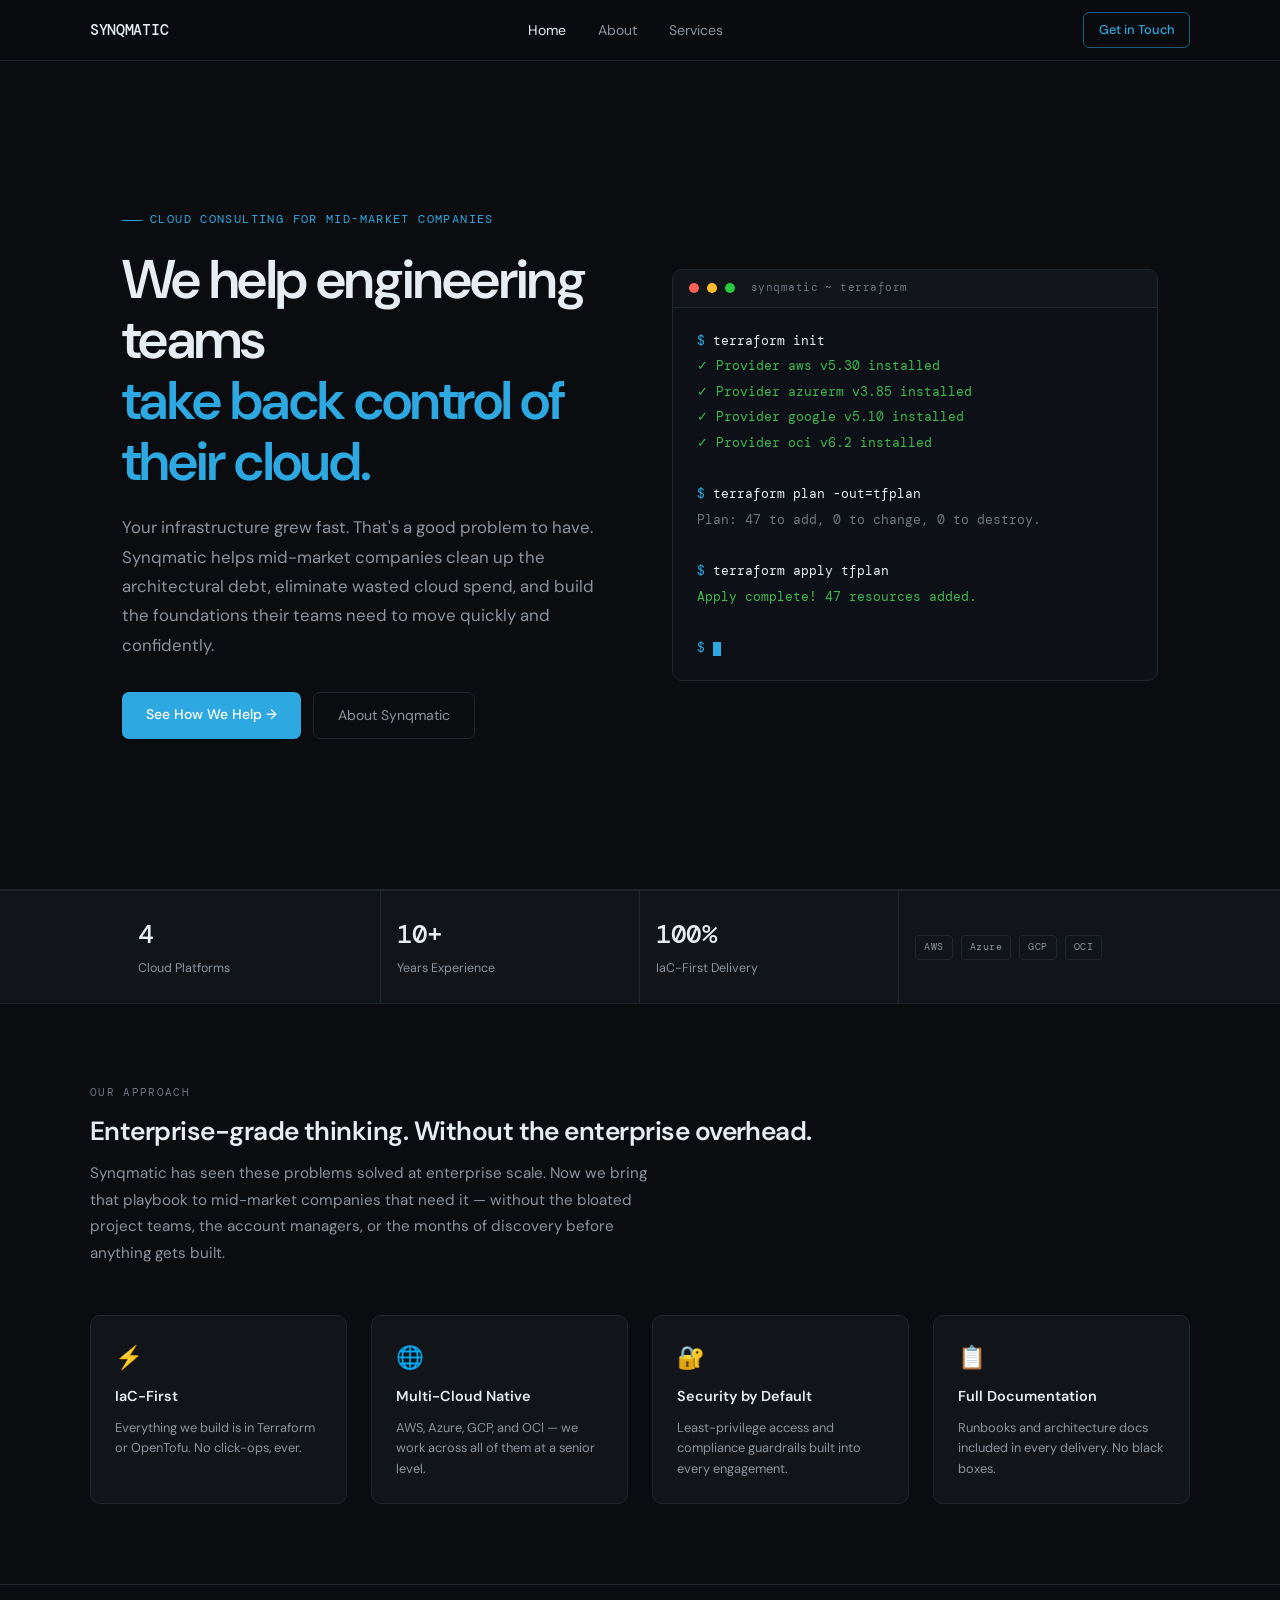
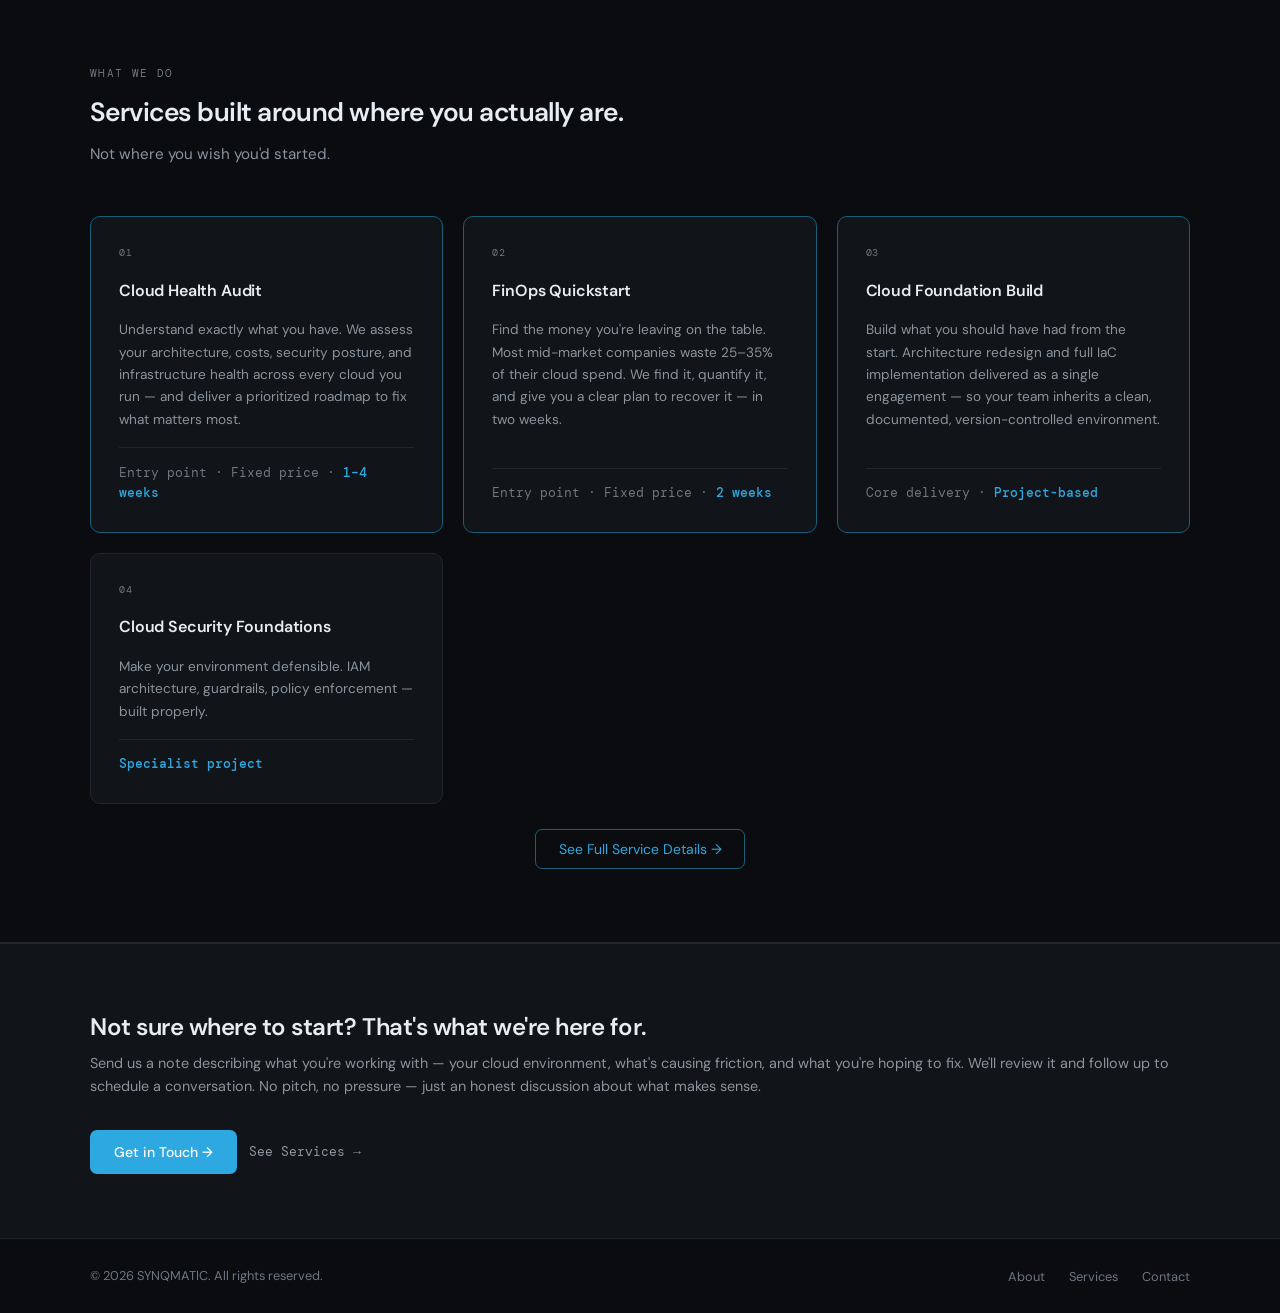
<file: index.html>
<!DOCTYPE html>
<html lang="en">
<head>
  <meta charset="UTF-8" />
  <meta name="viewport" content="width=device-width, initial-scale=1.0" />
  <title>SYNQMATIC — Cloud Consulting for Mid-Market Companies</title>
  <meta name="description" content="Synqmatic helps mid-market companies clean up architectural debt, eliminate wasted cloud spend, and build the foundations their teams need to move quickly and confidently." />
  <link rel="preconnect" href="https://fonts.googleapis.com" />
  <link rel="preconnect" href="https://fonts.gstatic.com" crossorigin />
  <link href="https://fonts.googleapis.com/css2?family=DM+Sans:wght@300;400;500;600&family=DM+Mono:wght@400;500&display=swap" rel="stylesheet" />
  <style>
    :root {
      --bg:        #0a0c10;
      --bg-card:   #111418;
      --bg-hover:  #161b22;
      --border:    #21262d;
      --border-lit:#30363d;
      --text:      #e6edf3;
      --text-muted:#8b949e;
      --text-dim:  #6e7681;
      --accent:    #2ea8e0;
      --accent-dim:#1a5f7a;
      --green:     #3fb950;
      --amber:     #d29922;
      --font-body: 'DM Sans', sans-serif;
      --font-mono: 'DM Mono', monospace;
    }

    *, *::before, *::after { box-sizing: border-box; margin: 0; padding: 0; }
    html { font-size: 16px; scroll-behavior: smooth; }
    body {
      background: var(--bg);
      color: var(--text);
      font-family: var(--font-body);
      line-height: 1.6;
      -webkit-font-smoothing: antialiased;
    }
    a { color: inherit; text-decoration: none; }

    /* ── NAV ── */
    nav {
      position: sticky;
      top: 0;
      z-index: 100;
      background: rgba(10, 12, 16, 0.85);
      backdrop-filter: blur(12px);
      border-bottom: 1px solid var(--border);
      padding: 0 2rem;
    }
    .nav-inner {
      max-width: 1100px;
      margin: 0 auto;
      display: flex;
      align-items: center;
      justify-content: space-between;
      height: 60px;
    }
    .nav-logo {
      font-family: var(--font-mono);
      font-size: 0.95rem;
      font-weight: 500;
      color: var(--text);
      letter-spacing: -0.02em;
    }
    .nav-logo span { color: var(--accent); }
    .nav-links { display: flex; gap: 2rem; list-style: none; }
    .nav-links a {
      font-size: 0.875rem;
      color: var(--text-muted);
      transition: color 0.15s;
    }
    .nav-links a:hover, .nav-links a.active { color: var(--text); }
    .nav-cta {
      font-size: 0.8rem;
      font-weight: 500;
      color: var(--accent);
      border: 1px solid var(--accent-dim);
      padding: 0.4rem 0.9rem;
      border-radius: 6px;
      transition: background 0.15s, color 0.15s;
    }
    .nav-cta:hover { background: var(--accent); color: #fff; }

    /* ── HERO ── */
    .hero {
      min-height: 92vh;
      display: grid;
      grid-template-columns: 1fr 1fr;
      gap: 4rem;
      align-items: center;
      max-width: 1100px;
      margin: 0 auto;
      padding: 5rem 2rem;
    }
    .hero-eyebrow {
      font-family: var(--font-mono);
      font-size: 0.72rem;
      letter-spacing: 0.12em;
      text-transform: uppercase;
      color: var(--accent);
      margin-bottom: 1.25rem;
      display: flex;
      align-items: center;
      gap: 0.5rem;
    }
    .hero-eyebrow::before {
      content: '';
      display: inline-block;
      width: 20px;
      height: 1px;
      background: var(--accent);
    }
    .hero-title {
      font-size: clamp(2.2rem, 4.5vw, 3.4rem);
      font-weight: 600;
      letter-spacing: -0.03em;
      line-height: 1.12;
      margin-bottom: 1.25rem;
    }
    .hero-title em {
      font-style: normal;
      color: var(--accent);
    }
    .hero-desc {
      font-size: 1.05rem;
      color: var(--text-muted);
      line-height: 1.75;
      margin-bottom: 2rem;
      max-width: 480px;
    }
    .hero-actions { display: flex; gap: 0.75rem; flex-wrap: wrap; }
    .btn-primary {
      background: var(--accent);
      color: #fff;
      padding: 0.7rem 1.5rem;
      border-radius: 7px;
      font-size: 0.875rem;
      font-weight: 500;
      transition: opacity 0.15s;
    }
    .btn-primary:hover { opacity: 0.88; }
    .btn-ghost {
      background: transparent;
      color: var(--text-muted);
      padding: 0.7rem 1.5rem;
      border-radius: 7px;
      font-size: 0.875rem;
      border: 1px solid var(--border);
      transition: border-color 0.15s, color 0.15s;
    }
    .btn-ghost:hover { border-color: var(--border-lit); color: var(--text); }

    /* Terminal */
    .terminal {
      background: #0d1117;
      border: 1px solid var(--border);
      border-radius: 10px;
      overflow: hidden;
      font-family: var(--font-mono);
      font-size: 0.8rem;
    }
    .terminal-bar {
      background: var(--bg-card);
      border-bottom: 1px solid var(--border);
      padding: 0.6rem 1rem;
      display: flex;
      align-items: center;
      gap: 0.5rem;
    }
    .terminal-dot {
      width: 10px; height: 10px;
      border-radius: 50%;
    }
    .terminal-dot.red   { background: #ff5f57; }
    .terminal-dot.amber { background: #febc2e; }
    .terminal-dot.green { background: #28c840; }
    .terminal-title {
      margin-left: 0.5rem;
      font-size: 0.7rem;
      color: var(--text-dim);
      letter-spacing: 0.04em;
    }
    .terminal-body { padding: 1.25rem 1.5rem; line-height: 2; }
    .t-prompt { color: var(--accent); }
    .t-cmd    { color: var(--text); }
    .t-ok     { color: var(--green); }
    .t-dim    { color: var(--text-dim); }
    .t-cursor {
      display: inline-block;
      width: 8px; height: 14px;
      background: var(--accent);
      vertical-align: middle;
      animation: blink 1.1s step-end infinite;
    }
    @keyframes blink { 50% { opacity: 0; } }

    /* Stats bar */
    .stats-bar {
      border-top: 1px solid var(--border);
      border-bottom: 1px solid var(--border);
      background: var(--bg-card);
    }
    .stats-bar-inner {
      max-width: 1100px;
      margin: 0 auto;
      padding: 0 2rem;
      display: grid;
      grid-template-columns: repeat(4, 1fr);
    }
    .stat {
      padding: 1.5rem 1rem;
      border-right: 1px solid var(--border);
      display: flex;
      flex-direction: column;
      gap: 0.2rem;
    }
    .stat:last-child { border-right: none; }
    .stat-value {
      font-family: var(--font-mono);
      font-size: 1.6rem;
      font-weight: 500;
      color: var(--text);
      letter-spacing: -0.03em;
    }
    .stat-label {
      font-size: 0.78rem;
      color: var(--text-muted);
    }
    .stat-platforms {
      display: flex;
      gap: 0.5rem;
      align-items: center;
      padding: 1.5rem 1rem;
    }
    .platform-tag {
      font-family: var(--font-mono);
      font-size: 0.65rem;
      letter-spacing: 0.05em;
      padding: 0.2rem 0.5rem;
      border-radius: 4px;
      border: 1px solid var(--border);
      color: var(--text-muted);
    }

    /* ── SECTIONS ── */
    section { padding: 5rem 2rem; border-bottom: 1px solid var(--border); }
    .section-inner { max-width: 1100px; margin: 0 auto; }
    .section-eyebrow {
      font-family: var(--font-mono);
      font-size: 0.7rem;
      letter-spacing: 0.12em;
      text-transform: uppercase;
      color: var(--text-dim);
      margin-bottom: 0.5rem;
    }
    .section-heading {
      font-size: 1.65rem;
      font-weight: 600;
      letter-spacing: -0.02em;
      margin-bottom: 0.5rem;
    }
    .section-desc {
      color: var(--text-muted);
      font-size: 0.95rem;
      max-width: 560px;
      line-height: 1.75;
      margin-bottom: 3rem;
    }

    /* ── WHO WE ARE ── */
    .pillars {
      display: grid;
      grid-template-columns: repeat(4, 1fr);
      gap: 1.5rem;
      margin-top: 2rem;
    }
    .pillar {
      background: var(--bg-card);
      border: 1px solid var(--border);
      border-radius: 10px;
      padding: 1.5rem;
      display: flex;
      flex-direction: column;
      gap: 0.6rem;
    }
    .pillar-icon { font-size: 1.4rem; }
    .pillar-name { font-size: 0.9rem; font-weight: 600; }
    .pillar-desc { font-size: 0.8rem; color: var(--text-muted); line-height: 1.6; }

    /* ── SERVICES ── */
    .services-grid {
      display: grid;
      grid-template-columns: repeat(auto-fill, minmax(310px, 1fr));
      gap: 1.25rem;
    }
    .service-card {
      background: var(--bg-card);
      border: 1px solid var(--border);
      border-radius: 10px;
      padding: 1.75rem;
      display: flex;
      flex-direction: column;
      gap: 1rem;
      transition: border-color 0.2s, transform 0.15s;
      position: relative;
    }
    .service-card:hover { border-color: var(--border-lit); transform: translateY(-2px); }
    .service-card.lead { border-color: var(--accent-dim); }
    .sc-num {
      font-family: var(--font-mono);
      font-size: 0.65rem;
      color: var(--text-dim);
      letter-spacing: 0.08em;
    }
    .sc-icon { font-size: 1.5rem; }
    .sc-badge {
      font-family: var(--font-mono);
      font-size: 0.62rem;
      letter-spacing: 0.06em;
      text-transform: uppercase;
      padding: 0.2rem 0.5rem;
      border-radius: 4px;
      border: 1px solid var(--accent-dim);
      color: var(--accent);
      background: rgba(46,168,224,0.07);
      display: inline-block;
      margin-bottom: -0.25rem;
    }
    .sc-badge.roi {
      border-color: #2ea043;
      color: var(--green);
      background: rgba(63,185,80,0.07);
    }
    .sc-badge.selective {
      border-color: #9e6a03;
      color: var(--amber);
      background: rgba(210,153,34,0.07);
    }
    .sc-name {
      font-size: 1rem;
      font-weight: 600;
      letter-spacing: -0.01em;
    }
    .sc-desc {
      font-size: 0.85rem;
      color: var(--text-muted);
      line-height: 1.65;
    }
    .sc-bullets {
      list-style: none;
      display: flex;
      flex-direction: column;
      gap: 0.3rem;
    }
    .sc-bullets li {
      font-size: 0.8rem;
      color: var(--text-muted);
      padding-left: 1rem;
      position: relative;
    }
    .sc-bullets li::before {
      content: '→';
      position: absolute;
      left: 0;
      color: var(--accent);
      font-size: 0.72rem;
    }
    .sc-price {
      margin-top: auto;
      font-family: var(--font-mono);
      font-size: 0.8rem;
      color: var(--text-dim);
      border-top: 1px solid var(--border);
      padding-top: 0.9rem;
    }
    .sc-price strong { color: var(--accent); font-weight: 500; }
    .services-cta {
      margin-top: 2rem;
      text-align: center;
    }
    .services-cta a {
      font-size: 0.875rem;
      color: var(--accent);
      border: 1px solid var(--accent-dim);
      padding: 0.65rem 1.4rem;
      border-radius: 7px;
      transition: background 0.15s, color 0.15s;
    }
    .services-cta a:hover { background: var(--accent); color: #fff; }

    /* ── BLOG PREVIEW ── */
    .blog-header {
      display: flex;
      align-items: flex-end;
      justify-content: space-between;
      margin-bottom: 2.5rem;
      gap: 1rem;
      flex-wrap: wrap;
    }
    .blog-header-left {}
    .blog-all-link {
      font-size: 0.85rem;
      color: var(--accent);
      border: 1px solid var(--accent-dim);
      padding: 0.5rem 1rem;
      border-radius: 6px;
      transition: background 0.15s, color 0.15s;
      white-space: nowrap;
    }
    .blog-all-link:hover { background: var(--accent); color: #fff; }
    .blog-grid {
      display: grid;
      grid-template-columns: repeat(3, 1fr);
      gap: 1.25rem;
    }
    .blog-card {
      background: var(--bg-card);
      border: 1px solid var(--border);
      border-radius: 10px;
      padding: 1.75rem;
      display: flex;
      flex-direction: column;
      gap: 0.75rem;
      transition: border-color 0.2s;
    }
    .blog-card:hover { border-color: var(--border-lit); }
    .blog-card.featured { border-color: var(--accent-dim); }
    .bc-meta {
      display: flex;
      align-items: center;
      gap: 0.5rem;
      flex-wrap: wrap;
    }
    .bc-tag {
      font-family: var(--font-mono);
      font-size: 0.62rem;
      letter-spacing: 0.06em;
      text-transform: uppercase;
      padding: 0.2rem 0.5rem;
      border-radius: 4px;
      border: 1px solid var(--border);
      color: var(--text-dim);
      background: var(--bg-hover);
    }
    .bc-date {
      font-family: var(--font-mono);
      font-size: 0.7rem;
      color: var(--text-dim);
    }
    .bc-icon { font-size: 1.3rem; }
    .bc-title {
      font-size: 0.95rem;
      font-weight: 600;
      letter-spacing: -0.01em;
      line-height: 1.4;
    }
    .bc-excerpt {
      font-size: 0.82rem;
      color: var(--text-muted);
      line-height: 1.65;
    }
    .bc-read {
      margin-top: auto;
      font-size: 0.8rem;
      color: var(--accent);
      font-family: var(--font-mono);
    }
    .bc-read:hover { text-decoration: underline; }

    /* ── CTA STRIP ── */
    .cta-strip {
      background: var(--bg-card);
      border-top: 1px solid var(--border);
      padding: 4rem 2rem;
    }
    .cta-strip-inner {
      max-width: 1100px;
      margin: 0 auto;
      display: flex;
      align-items: center;
      justify-content: space-between;
      gap: 2rem;
      flex-wrap: wrap;
    }
    .cta-strip h2 {
      font-size: 1.5rem;
      font-weight: 600;
      letter-spacing: -0.02em;
      margin-bottom: 0.35rem;
    }
    .cta-strip p {
      font-size: 0.9rem;
      color: var(--text-muted);
    }
    .cta-strip-actions { display: flex; gap: 0.75rem; align-items: center; flex-wrap: wrap; }
    .cta-email {
      font-family: var(--font-mono);
      font-size: 0.82rem;
      color: var(--text-muted);
    }
    .cta-email:hover { color: var(--text); }

    /* ── FOOTER ── */
    footer {
      background: var(--bg);
      border-top: 1px solid var(--border);
      padding: 1.5rem 2rem;
    }
    .footer-inner {
      max-width: 1100px;
      margin: 0 auto;
      display: flex;
      align-items: center;
      justify-content: space-between;
      gap: 1rem;
      flex-wrap: wrap;
    }
    .footer-copy { font-size: 0.8rem; color: var(--text-dim); }
    .footer-links { display: flex; gap: 1.5rem; list-style: none; }
    .footer-links a { font-size: 0.8rem; color: var(--text-dim); transition: color 0.15s; }
    .footer-links a:hover { color: var(--text-muted); }

    /* ── RESPONSIVE ── */
    @media (max-width: 900px) {
      .hero { grid-template-columns: 1fr; min-height: auto; padding-top: 3rem; }
      .terminal { display: none; }
      .pillars { grid-template-columns: 1fr 1fr; }
      .blog-grid { grid-template-columns: 1fr; }
    }
    @media (max-width: 640px) {
      .stats-bar-inner { grid-template-columns: 1fr 1fr; }
      .stat:nth-child(2) { border-right: none; }
      .pillars { grid-template-columns: 1fr; }
      .nav-links { display: none; }
    }
  </style>
</head>
<body>

  <!-- NAV -->
  <nav>
    <div class="nav-inner">
      <a href="index.html" class="nav-logo">SYNQMATIC</a>
      <ul class="nav-links">
        <li><a href="index.html" class="active">Home</a></li>
        <li><a href="about.html">About</a></li>
        <li><a href="services.html">Services</a></li>
        <!-- <li><a href="blog.html">Blog</a></li> -->
      </ul>
      <a href="#contact" class="nav-cta">Get in Touch</a>
    </div>
  </nav>

  <!-- HERO -->
  <div style="border-bottom: 1px solid var(--border);">
    <div class="hero">
      <div class="hero-left">
        <p class="hero-eyebrow">Cloud Consulting for Mid-Market Companies</p>
        <h1 class="hero-title">We help engineering teams<br><em>take back control of their cloud.</em></h1>
        <p class="hero-desc">Your infrastructure grew fast. That's a good problem to have. Synqmatic helps mid-market companies clean up the architectural debt, eliminate wasted cloud spend, and build the foundations their teams need to move quickly and confidently.</p>
        <div class="hero-actions">
          <a href="services.html" class="btn-primary">See How We Help →</a>
          <a href="about.html" class="btn-ghost">About Synqmatic</a>
        </div>
      </div>
      <div class="terminal">
        <div class="terminal-bar">
          <div class="terminal-dot red"></div>
          <div class="terminal-dot amber"></div>
          <div class="terminal-dot green"></div>
          <span class="terminal-title">synqmatic ~ terraform</span>
        </div>
        <div class="terminal-body">
          <div><span class="t-prompt">$</span> <span class="t-cmd">terraform init</span></div>
          <div class="t-ok">✓ Provider aws v5.30 installed</div>
          <div class="t-ok">✓ Provider azurerm v3.85 installed</div>
          <div class="t-ok">✓ Provider google v5.10 installed</div>
          <div class="t-ok">✓ Provider oci v6.2 installed</div>
          <div>&nbsp;</div>
          <div><span class="t-prompt">$</span> <span class="t-cmd">terraform plan -out=tfplan</span></div>
          <div class="t-dim">Plan: 47 to add, 0 to change, 0 to destroy.</div>
          <div>&nbsp;</div>
          <div><span class="t-prompt">$</span> <span class="t-cmd">terraform apply tfplan</span></div>
          <div class="t-ok">Apply complete! 47 resources added.</div>
          <div>&nbsp;</div>
          <div><span class="t-prompt">$</span> <span class="t-cursor"></span></div>
        </div>
      </div>
    </div>
  </div>

  <!-- STATS BAR -->
  <div class="stats-bar">
    <div class="stats-bar-inner">
      <div class="stat">
        <span class="stat-value">4</span>
        <span class="stat-label">Cloud Platforms</span>
      </div>
      <div class="stat">
        <span class="stat-value">10+</span>
        <span class="stat-label">Years Experience</span>
      </div>
      <div class="stat">
        <span class="stat-value">100%</span>
        <span class="stat-label">IaC-First Delivery</span>
      </div>
      <div class="stat-platforms">
        <span class="platform-tag">AWS</span>
        <span class="platform-tag">Azure</span>
        <span class="platform-tag">GCP</span>
        <span class="platform-tag">OCI</span>
      </div>
    </div>
  </div>

  <!-- WHO WE ARE -->
  <section id="about">
    <div class="section-inner">
      <p class="section-eyebrow">Our Approach</p>
      <h2 class="section-heading">Enterprise-grade thinking. Without the enterprise overhead.</h2>
      <p class="section-desc">Synqmatic has seen these problems solved at enterprise scale. Now we bring that playbook to mid-market companies that need it — without the bloated project teams, the account managers, or the months of discovery before anything gets built.</p>
      <div class="pillars">
        <div class="pillar">
          <div class="pillar-icon">⚡</div>
          <div class="pillar-name">IaC-First</div>
          <div class="pillar-desc">Everything we build is in Terraform or OpenTofu. No click-ops, ever.</div>
        </div>
        <div class="pillar">
          <div class="pillar-icon">🌐</div>
          <div class="pillar-name">Multi-Cloud Native</div>
          <div class="pillar-desc">AWS, Azure, GCP, and OCI — we work across all of them at a senior level.</div>
        </div>
        <div class="pillar">
          <div class="pillar-icon">🔐</div>
          <div class="pillar-name">Security by Default</div>
          <div class="pillar-desc">Least-privilege access and compliance guardrails built into every engagement.</div>
        </div>
        <div class="pillar">
          <div class="pillar-icon">📋</div>
          <div class="pillar-name">Full Documentation</div>
          <div class="pillar-desc">Runbooks and architecture docs included in every delivery. No black boxes.</div>
        </div>
      </div>
    </div>
  </section>

  <!-- SERVICES -->
  <section id="services">
    <div class="section-inner">
      <p class="section-eyebrow">What We Do</p>
      <h2 class="section-heading">Services built around where you actually are.</h2>
      <p class="section-desc">Not where you wish you'd started.</p>

      <div class="services-grid">

        <div class="service-card lead">
          <div class="sc-num">01</div>
          <div class="sc-name">Cloud Health Audit</div>
          <div class="sc-desc">Understand exactly what you have. We assess your architecture, costs, security posture, and infrastructure health across every cloud you run — and deliver a prioritized roadmap to fix what matters most.</div>
          <div class="sc-price">Entry point · Fixed price · <strong>1–4 weeks</strong></div>
        </div>

        <div class="service-card lead">
          <div class="sc-num">02</div>
          <div class="sc-name">FinOps Quickstart</div>
          <div class="sc-desc">Find the money you're leaving on the table. Most mid-market companies waste 25–35% of their cloud spend. We find it, quantify it, and give you a clear plan to recover it — in two weeks.</div>
          <div class="sc-price">Entry point · Fixed price · <strong>2 weeks</strong></div>
        </div>

        <div class="service-card lead">
          <div class="sc-num">03</div>
          <div class="sc-name">Cloud Foundation Build</div>
          <div class="sc-desc">Build what you should have had from the start. Architecture redesign and full IaC implementation delivered as a single engagement — so your team inherits a clean, documented, version-controlled environment.</div>
          <div class="sc-price">Core delivery · <strong>Project-based</strong></div>
        </div>

        <div class="service-card">
          <div class="sc-num">04</div>
          <div class="sc-name">Cloud Security Foundations</div>
          <div class="sc-desc">Make your environment defensible. IAM architecture, guardrails, policy enforcement — built properly.</div>
          <div class="sc-price"><strong>Specialist project</strong></div>
        </div>

      </div>

      <div class="services-cta">
        <a href="services.html">See Full Service Details →</a>
      </div>
    </div>
  </section>

  <!-- BLOG PREVIEW -->
  <!-- <section id="blog">
    <div class="section-inner">
      <div class="blog-header">
        <div class="blog-header-left">
          <p class="section-eyebrow">Insights</p>
          <h2 class="section-heading">From the SYNQMATIC Blog</h2>
        </div>
        <a href="blog.html" class="blog-all-link">All Posts →</a>
      </div>

      <div class="blog-grid">

        <div class="blog-card featured">
          <div class="bc-meta">
            <span class="bc-tag">Terraform</span>
            <span class="bc-date">Coming soon</span>
          </div>
          <div class="bc-icon">🏗</div>
          <div class="bc-title">Post title coming soon</div>
          <div class="bc-excerpt">A practical, in-depth look at Terraform patterns and IaC best practices from real production environments.</div>
          <a href="blog.html" class="bc-read">Read Post →</a>
        </div>

        <div class="blog-card">
          <div class="bc-meta">
            <span class="bc-tag">FinOps</span>
            <span class="bc-date">Coming soon</span>
          </div>
          <div class="bc-icon">💰</div>
          <div class="bc-title">Post title coming soon</div>
          <div class="bc-excerpt">Practical cloud cost reduction strategies — rightsizing, reserved capacity, and waste elimination with real numbers.</div>
          <a href="blog.html" class="bc-read">Read Post →</a>
        </div>

        <div class="blog-card">
          <div class="bc-meta">
            <span class="bc-tag">Architecture</span>
            <span class="bc-date">Coming soon</span>
          </div>
          <div class="bc-icon">🌐</div>
          <div class="bc-title">Post title coming soon</div>
          <div class="bc-excerpt">Multi-cloud architecture patterns explained clearly — hub-spoke, transit gateways, VPC peering, and shared services.</div>
          <a href="blog.html" class="bc-read">Read Post →</a>
        </div>

      </div>
    </div>
  </section> -->

  <!-- CTA -->
  <div class="cta-strip" id="contact">
    <div class="cta-strip-inner">
      <div>
        <h2>Not sure where to start? That's what we're here for.</h2>
        <p>Send us a note describing what you're working with — your cloud environment, what's causing friction, and what you're hoping to fix. We'll review it and follow up to schedule a conversation. No pitch, no pressure — just an honest discussion about what makes sense.</p>
      </div>
      <div class="cta-strip-actions">
        <a href="mailto:hello@synqmatic.com" class="btn-primary">Get in Touch →</a>
        <a href="services.html" class="cta-email">See Services →</a>
      </div>
    </div>
  </div>

  <!-- FOOTER -->
  <footer>
    <div class="footer-inner">
      <span class="footer-copy">© 2026 SYNQMATIC. All rights reserved.</span>
      <ul class="footer-links">
        <li><a href="about.html">About</a></li>
        <li><a href="services.html">Services</a></li>
        <!-- <li><a href="blog.html">Blog</a></li> -->
        <li><a href="#contact">Contact</a></li>
      </ul>
    </div>
  </footer>

</body>
</html>
</file>
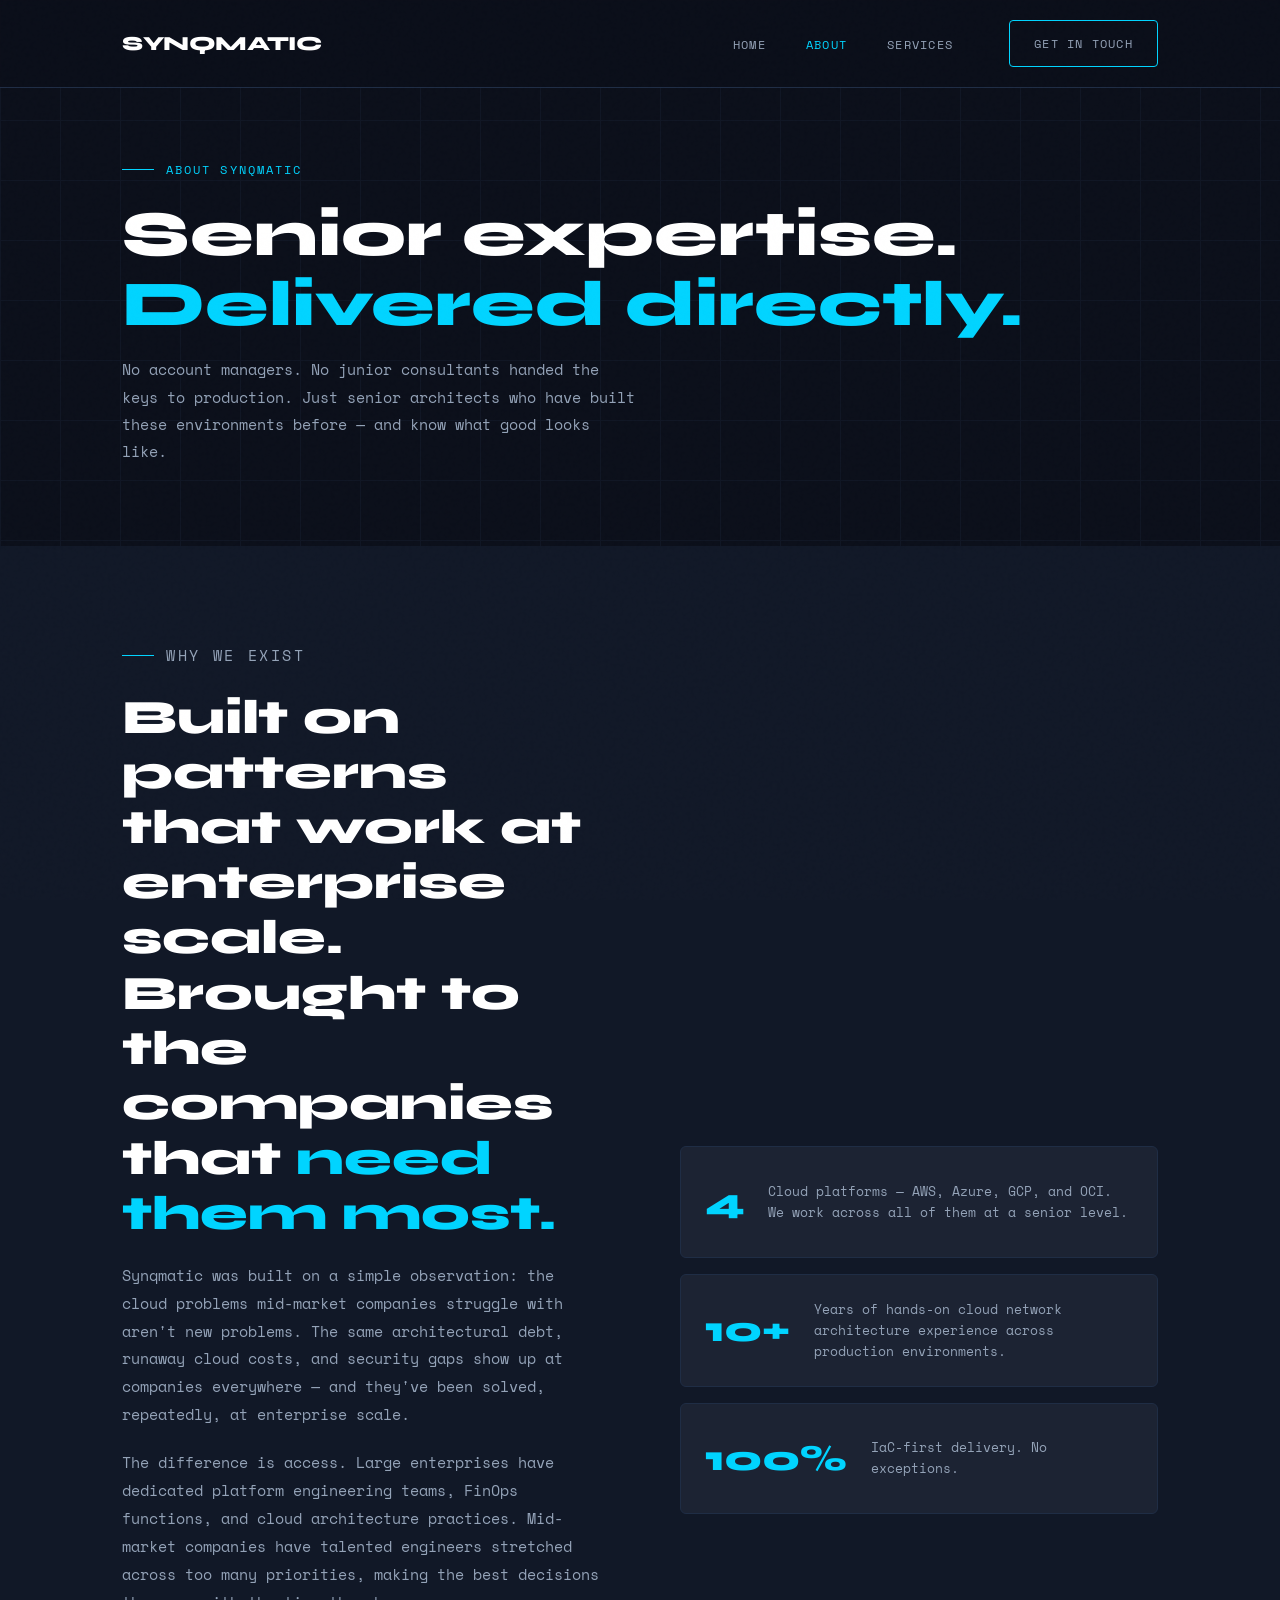
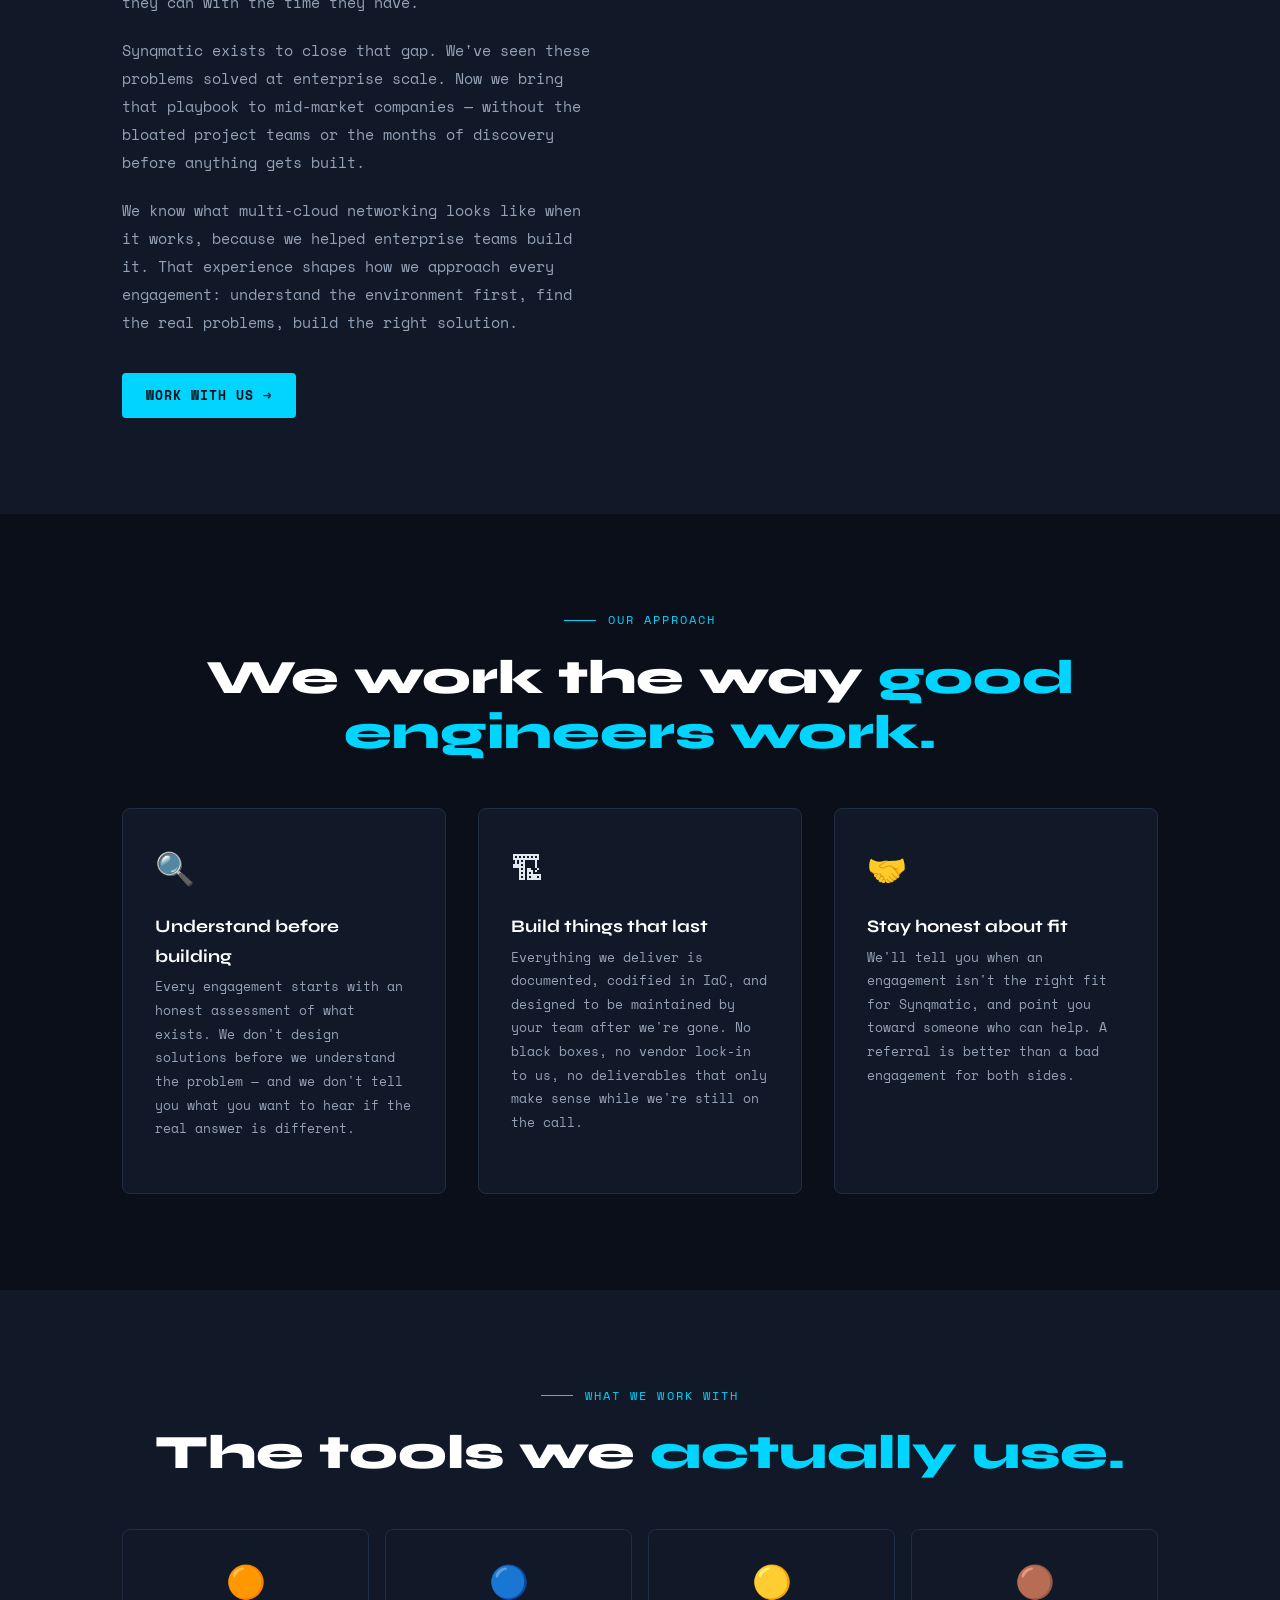
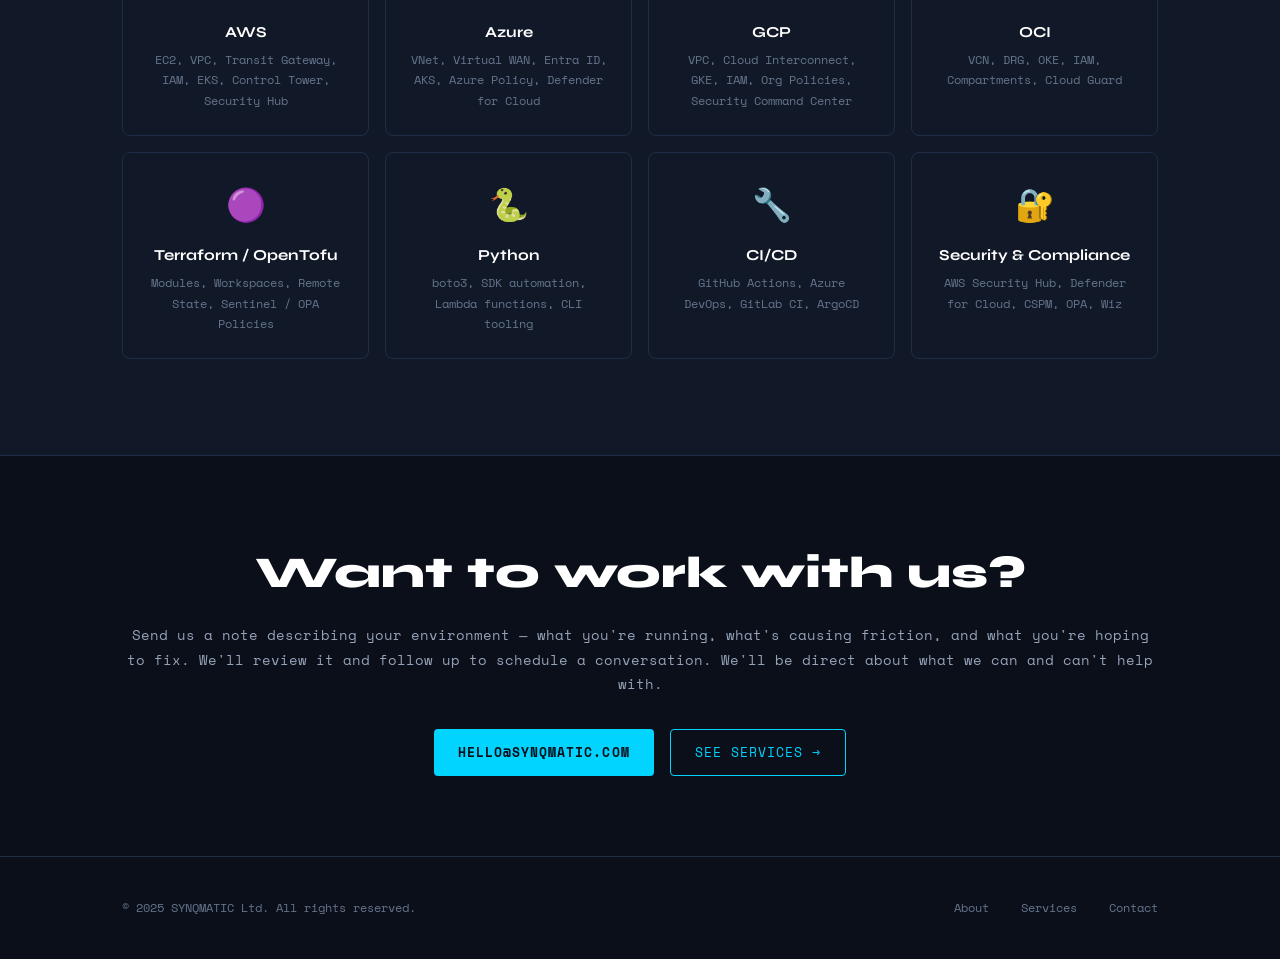
<file: about.html>
<!DOCTYPE html>
<html lang="en">
<head>
  <meta charset="UTF-8" />
  <meta name="viewport" content="width=device-width, initial-scale=1.0" />
  <title>About — SYNQMATIC</title>
  <meta name="description" content="Senior cloud network architects with deep multi-cloud expertise across AWS, Azure, and GCP." />
  <link rel="stylesheet" href="css/style.css" />
  <link rel="icon" href="data:image/svg+xml,<svg xmlns='http://www.w3.org/2000/svg' viewBox='0 0 100 100'><text y='.9em' font-size='90'>☁</text></svg>" />
  <style>
    .page-hero {
      padding: 10rem 0 5rem;
      position: relative;
      overflow: hidden;
    }
    .page-hero-grid {
      position: absolute;
      inset: 0;
      background-image:
        linear-gradient(var(--border) 1px, transparent 1px),
        linear-gradient(90deg, var(--border) 1px, transparent 1px);
      background-size: 60px 60px;
      opacity: 0.25;
    }
    .page-hero-content { position: relative; z-index: 2; }
    .page-title {
      font-family: var(--font-head);
      font-size: clamp(2.5rem, 5vw, 4rem);
      font-weight: 800;
      color: var(--white);
      line-height: 1.1;
      margin-bottom: 1rem;
    }
    .page-title span { color: var(--accent); }
    .page-subtitle { color: var(--muted2); font-size: 0.95rem; max-width: 520px; line-height: 1.8; }

    /* Team section */
    .team-section { padding: 6rem 0; }
    .team-grid { display: grid; grid-template-columns: repeat(3, 1fr); gap: 2rem; margin-top: 3rem; }
    .team-card {
      background: var(--bg2);
      border: 1px solid var(--border);
      border-radius: 8px;
      padding: 2rem;
      transition: border-color var(--transition);
    }
    .team-card:hover { border-color: var(--accent); }
    .team-avatar {
      width: 64px; height: 64px;
      border-radius: 50%;
      background: var(--bg3);
      border: 2px solid var(--accent);
      display: flex;
      align-items: center;
      justify-content: center;
      font-size: 1.75rem;
      margin-bottom: 1.25rem;
    }
    .team-name { font-family: var(--font-head); font-size: 1.1rem; font-weight: 700; color: var(--white); margin-bottom: 0.25rem; }
    .team-role { font-size: 0.78rem; color: var(--accent); margin-bottom: 1rem; letter-spacing: 0.06em; }
    .team-bio { font-size: 0.82rem; color: var(--muted2); line-height: 1.8; margin-bottom: 1.25rem; }
    .team-certs { display: flex; flex-wrap: wrap; gap: 0.4rem; }
    .cert { font-size: 0.68rem; background: var(--bg3); border: 1px solid var(--border); border-radius: 3px; padding: 0.2rem 0.5rem; color: var(--muted2); letter-spacing: 0.05em; }

    /* Story section */
    .story-section { padding: 6rem 0; background: var(--bg2); }
    .story-grid { display: grid; grid-template-columns: 1fr 1fr; gap: 5rem; align-items: center; }
    .story-text p { color: var(--muted2); font-size: 0.92rem; line-height: 1.9; margin-bottom: 1.25rem; }
    .story-visual { display: flex; flex-direction: column; gap: 1rem; }
    .story-stat {
      background: var(--bg3);
      border: 1px solid var(--border);
      border-radius: 6px;
      padding: 1.5rem;
      display: flex;
      align-items: center;
      gap: 1.5rem;
      transition: border-color var(--transition);
    }
    .story-stat:hover { border-color: var(--accent); }
    .story-stat-num { font-family: var(--font-head); font-size: 2.25rem; font-weight: 800; color: var(--accent); white-space: nowrap; }
    .story-stat-label { font-size: 0.82rem; color: var(--muted2); line-height: 1.6; }

    /* Tech stack */
    .stack-section { padding: 6rem 0; }
    .stack-grid { display: grid; grid-template-columns: repeat(4, 1fr); gap: 1rem; margin-top: 3rem; }
    .stack-card {
      background: var(--bg2);
      border: 1px solid var(--border);
      border-radius: 8px;
      padding: 1.5rem;
      text-align: center;
      transition: all var(--transition);
    }
    .stack-card:hover { border-color: var(--accent); transform: translateY(-3px); }
    .stack-icon { font-size: 2rem; margin-bottom: 0.75rem; }
    .stack-name { font-family: var(--font-head); font-size: 0.95rem; font-weight: 700; color: var(--white); margin-bottom: 0.25rem; }
    .stack-sub { font-size: 0.75rem; color: var(--muted); }

    @media (max-width: 900px) {
      .team-grid { grid-template-columns: 1fr 1fr; }
      .story-grid { grid-template-columns: 1fr; }
      .stack-grid { grid-template-columns: repeat(2, 1fr); }
    }
    @media (max-width: 640px) {
      .team-grid { grid-template-columns: 1fr; }
    }
  </style>
</head>
<body>

<nav>
  <div class="container nav-inner">
    <a href="index.html" class="nav-logo">SYNQMATIC</a>
    <ul class="nav-links" id="navLinks">
      <li><a href="index.html">Home</a></li>
      <li><a href="about.html" class="active">About</a></li>
      <li><a href="services.html">Services</a></li>
      <!-- <li><a href="blog.html">Blog</a></li> -->
      <li><a href="index.html#contact" class="btn btn-outline nav-cta">Get in Touch</a></li>
    </ul>
    <div class="hamburger" id="hamburger" onclick="toggleMenu()">
      <span></span><span></span><span></span>
    </div>
  </div>
</nav>

<!-- Page Hero -->
<section class="page-hero">
  <div class="page-hero-grid"></div>
  <div class="container page-hero-content">
    <p class="section-label">About Synqmatic</p>
    <h1 class="page-title">Senior expertise.<br><span>Delivered directly.</span></h1>
    <p class="page-subtitle">No account managers. No junior consultants handed the keys to production. Just senior architects who have built these environments before — and know what good looks like.</p>
  </div>
</section>

<!-- Story -->
<section class="story-section">
  <div class="container">
    <div class="story-grid">
      <div class="story-text">
        <p class="section-label">Why we exist</p>
        <h2 class="section-title">Built on patterns that work at enterprise scale. Brought to the companies that <span>need them most.</span></h2>
        <p>Synqmatic was built on a simple observation: the cloud problems mid-market companies struggle with aren't new problems. The same architectural debt, runaway cloud costs, and security gaps show up at companies everywhere — and they've been solved, repeatedly, at enterprise scale.</p>
        <p>The difference is access. Large enterprises have dedicated platform engineering teams, FinOps functions, and cloud architecture practices. Mid-market companies have talented engineers stretched across too many priorities, making the best decisions they can with the time they have.</p>
        <p>Synqmatic exists to close that gap. We've seen these problems solved at enterprise scale. Now we bring that playbook to mid-market companies — without the bloated project teams or the months of discovery before anything gets built.</p>
        <p>We know what multi-cloud networking looks like when it works, because we helped enterprise teams build it. That experience shapes how we approach every engagement: understand the environment first, find the real problems, build the right solution.</p>
        <a href="index.html#contact" class="btn btn-primary" style="margin-top:1rem;">Work With Us &rarr;</a>
      </div>
      <div class="story-visual">
        <div class="story-stat">
          <div class="story-stat-num">4</div>
          <div class="story-stat-label">Cloud platforms — AWS, Azure, GCP, and OCI. We work across all of them at a senior level.</div>
        </div>
        <div class="story-stat">
          <div class="story-stat-num">10+</div>
          <div class="story-stat-label">Years of hands-on cloud network architecture experience across production environments.</div>
        </div>
        <div class="story-stat">
          <div class="story-stat-num">100%</div>
          <div class="story-stat-label">IaC-first delivery. No exceptions.</div>
        </div>
      </div>
    </div>
  </div>
</section>

<!-- Team -->
<!-- <section class="team-section">
  <div class="container">
    <p class="section-label">The Team</p>
    <h2 class="section-title">Who you'll <span>actually work with</span></h2>
    <div class="team-grid">
      <div class="team-card">
        <div class="team-avatar">🧑‍💻</div>
        <div class="team-name">Lead Architect</div>
        <div class="team-role">Cloud Network Architecture</div>
        <div class="team-bio">10+ years designing and deploying multi-cloud network infrastructure at scale. Specialises in hub-spoke architectures, zero trust networking, and large-scale Terraform codebases across all three major clouds.</div>
        <div class="team-certs">
          <span class="cert">AWS Solutions Architect Pro</span>
          <span class="cert">Azure Expert</span>
          <span class="cert">GCP Professional</span>
          <span class="cert">OCI Architect</span>
        </div>
      </div>
      <div class="team-card">
        <div class="team-avatar">⚙️</div>
        <div class="team-name">Automation Engineer</div>
        <div class="team-role">Terraform & Python Automation</div>
        <div class="team-bio">Deep Terraform practitioner and Python developer. Builds production-grade IaC module libraries, CI/CD pipelines, and custom automation scripts. Obsessed with clean, testable infrastructure code.</div>
        <div class="team-certs">
          <span class="cert">HashiCorp Terraform Associate</span>
          <span class="cert">AWS DevOps Pro</span>
          <span class="cert">GitHub Actions</span>
        </div>
      </div>
      <div class="team-card">
        <div class="team-avatar">📋</div>
        <div class="team-name">Cloud Ops Specialist</div>
        <div class="team-role">FinOps & Delivery</div>
        <div class="team-bio">Cloud operations expert with a focus on cost governance, compliance, and documentation. Manages delivery quality and client communication so every project lands on time, on budget, and with full handover docs.</div>
        <div class="team-certs">
          <span class="cert">FinOps Certified</span>
          <span class="cert">AWS Cloud Practitioner</span>
          <span class="cert">ITIL Foundation</span>
        </div>
      </div>
    </div>
  </div>
</section> -->

<!-- How We Work -->
<section style="padding: 6rem 0; background: var(--bg);">
  <div class="container">
    <div style="text-align:center; margin-bottom:3rem;">
      <p class="section-label" style="justify-content:center;">Our Approach</p>
      <h2 class="section-title">We work the way <span>good engineers work.</span></h2>
    </div>
    <div style="display:grid; grid-template-columns: repeat(3,1fr); gap:2rem;">
      <div class="team-card">
        <div style="font-size:2rem; margin-bottom:1rem;">🔍</div>
        <div class="team-name">Understand before building</div>
        <div class="team-bio">Every engagement starts with an honest assessment of what exists. We don't design solutions before we understand the problem — and we don't tell you what you want to hear if the real answer is different.</div>
      </div>
      <div class="team-card">
        <div style="font-size:2rem; margin-bottom:1rem;">🏗</div>
        <div class="team-name">Build things that last</div>
        <div class="team-bio">Everything we deliver is documented, codified in IaC, and designed to be maintained by your team after we're gone. No black boxes, no vendor lock-in to us, no deliverables that only make sense while we're still on the call.</div>
      </div>
      <div class="team-card">
        <div style="font-size:2rem; margin-bottom:1rem;">🤝</div>
        <div class="team-name">Stay honest about fit</div>
        <div class="team-bio">We'll tell you when an engagement isn't the right fit for Synqmatic, and point you toward someone who can help. A referral is better than a bad engagement for both sides.</div>
      </div>
    </div>
  </div>
</section>

<!-- Tech Stack -->
<section class="stack-section" style="background: var(--bg2);">
  <div class="container">
    <div style="text-align:center; margin-bottom:1rem;">
      <p class="section-label" style="justify-content:center;">What We Work With</p>
      <h2 class="section-title">The tools we <span>actually use.</span></h2>
    </div>
    <div class="stack-grid">
      <div class="stack-card"><div class="stack-icon">🟠</div><div class="stack-name">AWS</div><div class="stack-sub">EC2, VPC, Transit Gateway, IAM, EKS, Control Tower, Security Hub</div></div>
      <div class="stack-card"><div class="stack-icon">🔵</div><div class="stack-name">Azure</div><div class="stack-sub">VNet, Virtual WAN, Entra ID, AKS, Azure Policy, Defender for Cloud</div></div>
      <div class="stack-card"><div class="stack-icon">🟡</div><div class="stack-name">GCP</div><div class="stack-sub">VPC, Cloud Interconnect, GKE, IAM, Org Policies, Security Command Center</div></div>
      <div class="stack-card"><div class="stack-icon">🟤</div><div class="stack-name">OCI</div><div class="stack-sub">VCN, DRG, OKE, IAM, Compartments, Cloud Guard</div></div>
      <div class="stack-card"><div class="stack-icon">🟣</div><div class="stack-name">Terraform / OpenTofu</div><div class="stack-sub">Modules, Workspaces, Remote State, Sentinel / OPA Policies</div></div>
      <div class="stack-card"><div class="stack-icon">🐍</div><div class="stack-name">Python</div><div class="stack-sub">boto3, SDK automation, Lambda functions, CLI tooling</div></div>
      <div class="stack-card"><div class="stack-icon">🔧</div><div class="stack-name">CI/CD</div><div class="stack-sub">GitHub Actions, Azure DevOps, GitLab CI, ArgoCD</div></div>
      <div class="stack-card"><div class="stack-icon">🔐</div><div class="stack-name">Security &amp; Compliance</div><div class="stack-sub">AWS Security Hub, Defender for Cloud, CSPM, OPA, Wiz</div></div>
    </div>
  </div>
</section>

<!-- Contact -->
<section class="contact-strip" id="contact">
  <div class="container">
    <h2>Want to work with us?</h2>
    <p>Send us a note describing your environment — what you're running, what's causing friction, and what you're hoping to fix. We'll review it and follow up to schedule a conversation. We'll be direct about what we can and can't help with.</p>
    <div class="contact-links">
      <a href="mailto:hello@synqmatic.com" class="btn btn-primary">hello@synqmatic.com</a>
      <a href="services.html" class="btn btn-outline">See Services →</a>
    </div>
  </div>
</section>

<footer>
  <div class="container footer-inner">
    <div class="footer-left">© 2025 SYNQMATIC Ltd. All rights reserved.</div>
    <div class="footer-right">
      <a href="about.html">About</a>
      <a href="services.html">Services</a>
      <!-- <a href="blog.html">Blog</a> -->
      <a href="index.html#contact">Contact</a>
    </div>
  </div>
</footer>

<script>function toggleMenu() { document.getElementById('navLinks').classList.toggle('open'); }</script>
</body>
</html>
</file>
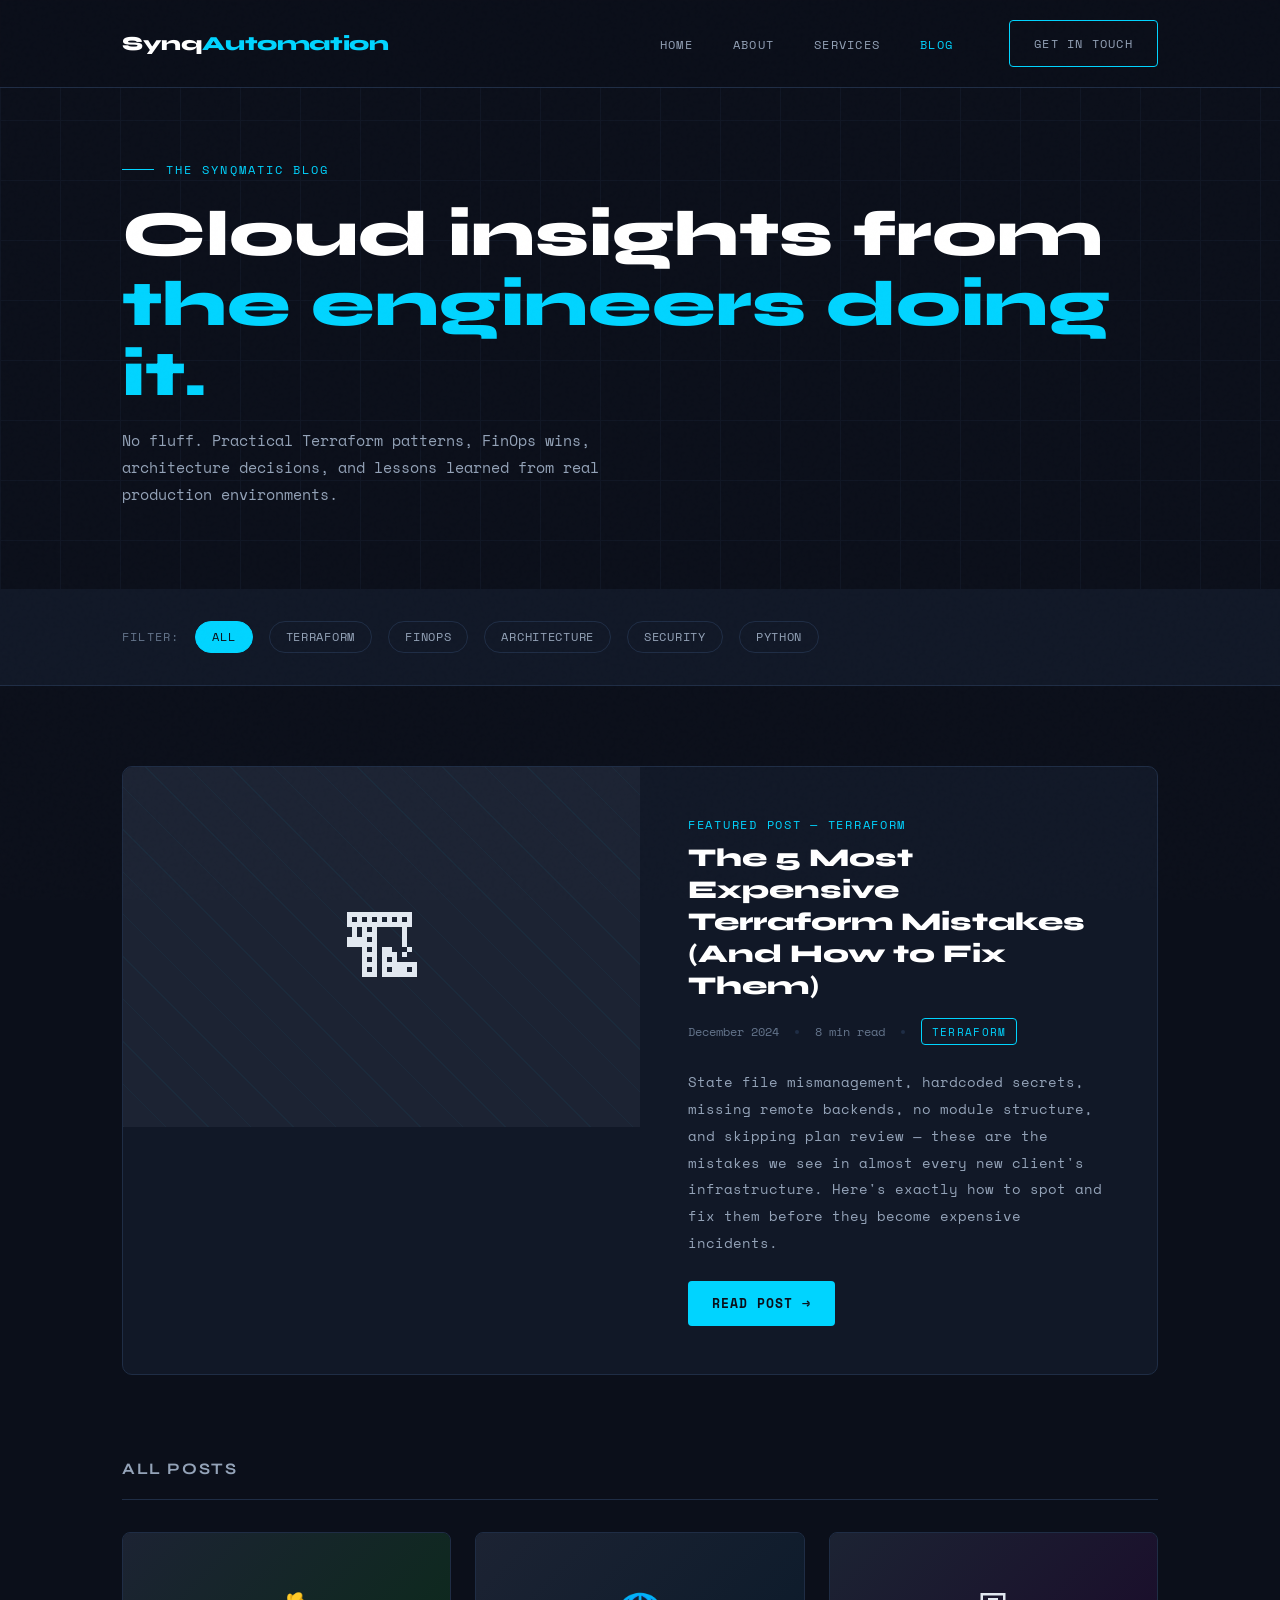
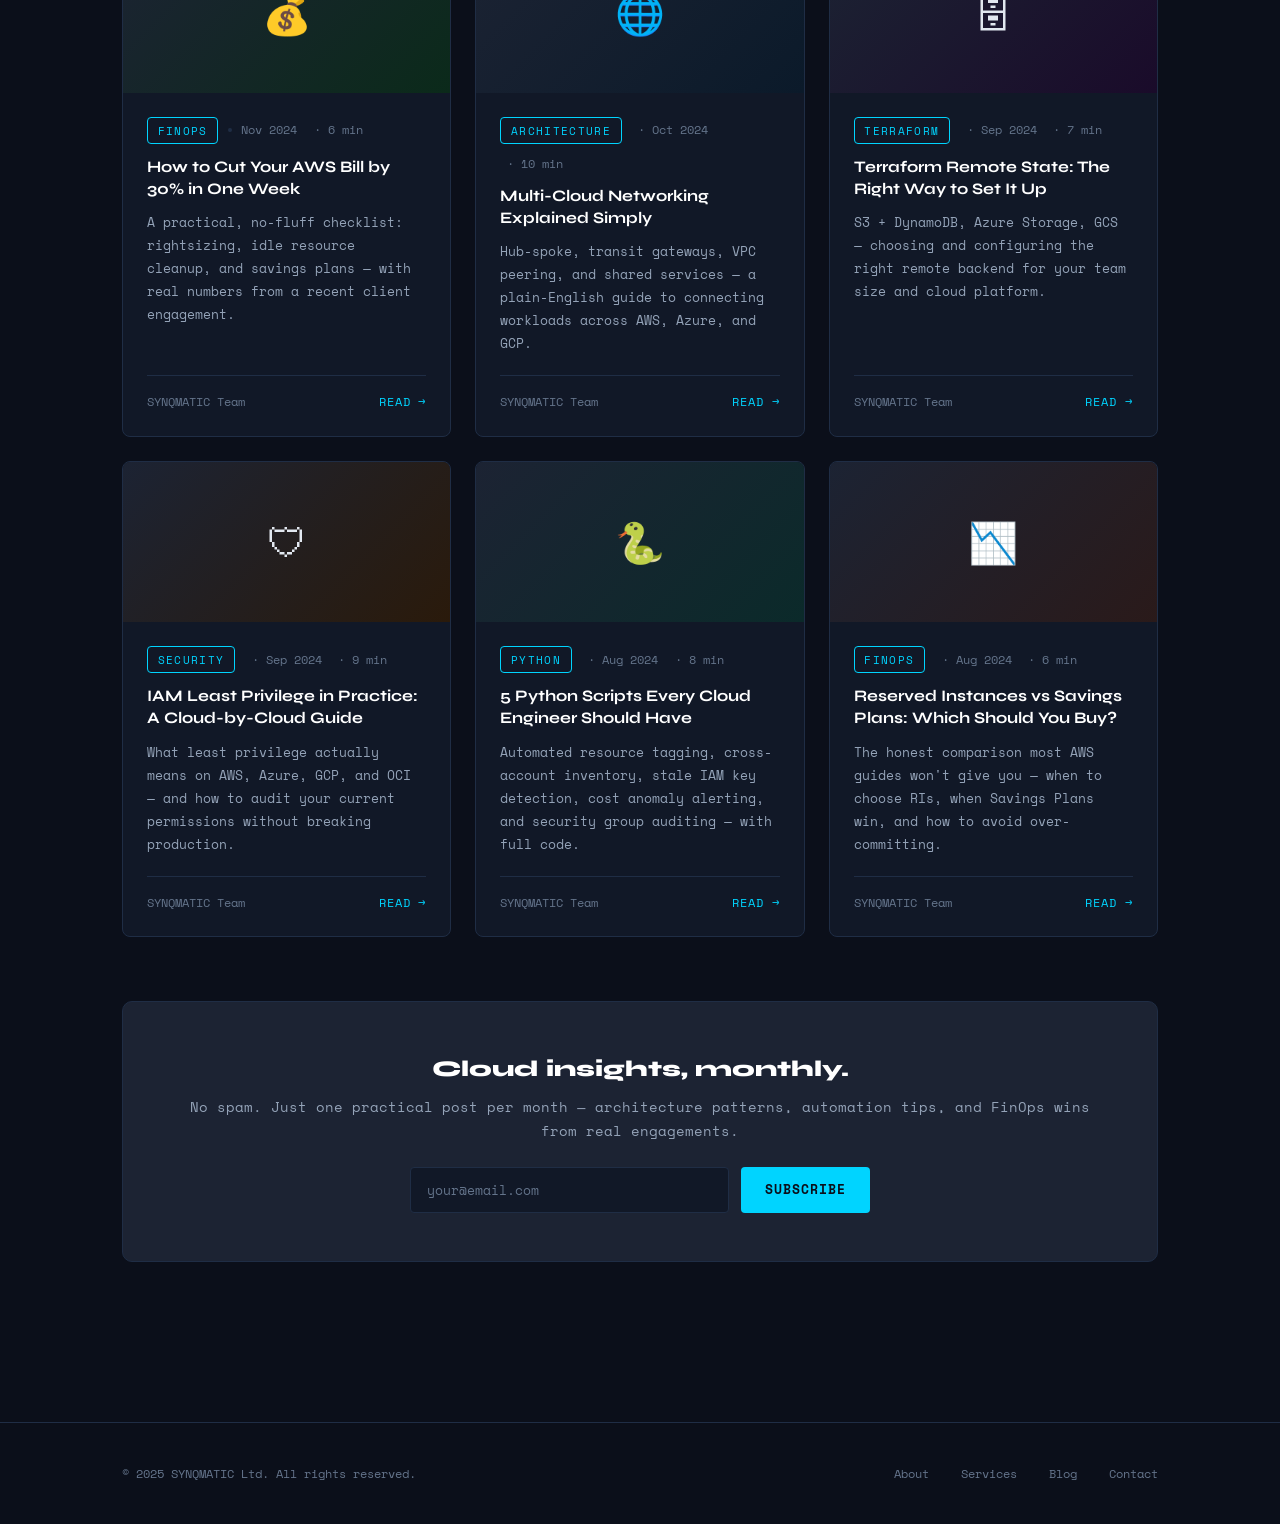
<file: blog.html>
<!DOCTYPE html>
<html lang="en">
<head>
  <meta charset="UTF-8" />
  <meta name="viewport" content="width=device-width, initial-scale=1.0" />
  <title>Blog — SYNQMATIC</title>
  <meta name="description" content="Cloud automation insights, Terraform tutorials, FinOps tips, and architecture deep dives from the SYNQMATIC team." />
  <link rel="stylesheet" href="css/style.css" />
  <link rel="icon" href="data:image/svg+xml,<svg xmlns='http://www.w3.org/2000/svg' viewBox='0 0 100 100'><text y='.9em' font-size='90'>☁</text></svg>" />
  <style>
    .page-hero { padding: 10rem 0 5rem; position: relative; overflow: hidden; }
    .page-hero-grid {
      position: absolute; inset: 0;
      background-image: linear-gradient(var(--border) 1px, transparent 1px), linear-gradient(90deg, var(--border) 1px, transparent 1px);
      background-size: 60px 60px; opacity: 0.25;
    }
    .page-hero-content { position: relative; z-index: 2; }

    /* Filter bar */
    .filter-bar { padding: 2rem 0; background: var(--bg2); border-bottom: 1px solid var(--border); }
    .filter-bar .container { display: flex; align-items: center; gap: 1rem; flex-wrap: wrap; }
    .filter-label { font-size: 0.75rem; letter-spacing: 0.1em; text-transform: uppercase; color: var(--muted); }
    .filter-btn {
      font-family: var(--font-mono); font-size: 0.75rem; letter-spacing: 0.06em; text-transform: uppercase;
      padding: 0.4rem 1rem; border-radius: 2rem;
      background: transparent; border: 1px solid var(--border); color: var(--muted2);
      cursor: pointer; transition: all var(--transition);
    }
    .filter-btn:hover, .filter-btn.active { background: var(--accent); border-color: var(--accent); color: var(--bg); }

    /* Featured post */
    .featured-post { padding: 5rem 0 2rem; }
    .featured-card {
      background: var(--bg2);
      border: 1px solid var(--border);
      border-radius: 10px;
      overflow: hidden;
      display: grid;
      grid-template-columns: 1fr 1fr;
      transition: border-color var(--transition);
    }
    .featured-card:hover { border-color: var(--accent); }
    .featured-img {
      min-height: 360px;
      background: var(--bg3);
      display: flex;
      align-items: center;
      justify-content: center;
      font-size: 5rem;
      position: relative;
      overflow: hidden;
    }
    .featured-img-pattern {
      position: absolute; inset: 0;
      background: repeating-linear-gradient(45deg, #00D4FF0A 0px, #00D4FF0A 1px, transparent 1px, transparent 30px);
    }
    .featured-body { padding: 3rem; display: flex; flex-direction: column; justify-content: center; }
    .featured-label { font-size: 0.72rem; letter-spacing: 0.15em; text-transform: uppercase; color: var(--accent); margin-bottom: 0.5rem; }
    .featured-title { font-family: var(--font-head); font-size: 1.6rem; font-weight: 800; color: var(--white); line-height: 1.25; margin-bottom: 1rem; }
    .featured-title:hover { color: var(--accent); }
    .featured-excerpt { font-size: 0.88rem; color: var(--muted2); line-height: 1.9; margin-bottom: 1.5rem; }
    .featured-meta { display: flex; align-items: center; gap: 1rem; flex-wrap: wrap; margin-bottom: 1.5rem; }
    .meta-dot { width: 4px; height: 4px; border-radius: 50%; background: var(--border); }

    /* Blog grid */
    .blog-section { padding: 3rem 0 6rem; }
    .blog-section-title { font-family: var(--font-head); font-size: 1rem; font-weight: 700; color: var(--muted2); letter-spacing: 0.1em; text-transform: uppercase; margin-bottom: 2rem; padding-bottom: 1rem; border-bottom: 1px solid var(--border); }
    .all-posts-grid { display: grid; grid-template-columns: repeat(3, 1fr); gap: 1.5rem; margin-bottom: 3rem; }
    .post-card {
      background: var(--bg2);
      border: 1px solid var(--border);
      border-radius: 8px;
      overflow: hidden;
      transition: all var(--transition);
      display: flex;
      flex-direction: column;
      cursor: pointer;
    }
    .post-card:hover { border-color: var(--accent); transform: translateY(-3px); }
    .post-img { height: 160px; background: var(--bg3); display: flex; align-items: center; justify-content: center; font-size: 2.5rem; position: relative; overflow: hidden; }
    .post-body { padding: 1.5rem; flex: 1; display: flex; flex-direction: column; }
    .post-meta { display: flex; align-items: center; gap: 0.6rem; margin-bottom: 0.75rem; flex-wrap: wrap; }
    .post-date { font-size: 0.72rem; color: var(--muted); }
    .post-read-time { font-size: 0.72rem; color: var(--muted); }
    .post-title { font-family: var(--font-head); font-size: 1rem; font-weight: 700; color: var(--white); line-height: 1.35; margin-bottom: 0.75rem; transition: color var(--transition); }
    .post-card:hover .post-title { color: var(--accent); }
    .post-excerpt { font-size: 0.8rem; color: var(--muted2); line-height: 1.8; flex: 1; margin-bottom: 1.25rem; }
    .post-footer { display: flex; align-items: center; justify-content: space-between; padding-top: 1rem; border-top: 1px solid var(--border); margin-top: auto; }
    .post-author { font-size: 0.72rem; color: var(--muted); }
    .post-link { font-size: 0.72rem; letter-spacing: 0.08em; text-transform: uppercase; color: var(--accent); }

    /* Newsletter strip */
    .newsletter { background: var(--bg3); border: 1px solid var(--border); border-radius: 10px; padding: 3rem; text-align: center; margin: 4rem 0; }
    .newsletter h3 { font-family: var(--font-head); font-size: 1.4rem; font-weight: 800; color: var(--white); margin-bottom: 0.5rem; }
    .newsletter p { color: var(--muted2); font-size: 0.85rem; margin-bottom: 1.5rem; }
    .newsletter-form { display: flex; gap: 0.75rem; max-width: 460px; margin: 0 auto; flex-wrap: wrap; justify-content: center; }
    .newsletter-input {
      flex: 1; min-width: 220px;
      background: var(--bg2);
      border: 1px solid var(--border);
      border-radius: var(--radius);
      padding: 0.75rem 1rem;
      font-family: var(--font-mono);
      font-size: 0.82rem;
      color: var(--text);
      outline: none;
      transition: border-color var(--transition);
    }
    .newsletter-input:focus { border-color: var(--accent); }
    .newsletter-input::placeholder { color: var(--muted); }

    @media (max-width: 900px) {
      .featured-card { grid-template-columns: 1fr; }
      .featured-img { min-height: 200px; }
      .all-posts-grid { grid-template-columns: 1fr 1fr; }
    }
    @media (max-width: 640px) {
      .all-posts-grid { grid-template-columns: 1fr; }
    }
  </style>
</head>
<body>

<nav>
  <div class="container nav-inner">
    <a href="index.html" class="nav-logo">Synq<span>Automation</span></a>
    <ul class="nav-links" id="navLinks">
      <li><a href="index.html">Home</a></li>
      <li><a href="about.html">About</a></li>
      <li><a href="services.html">Services</a></li>
      <li><a href="blog.html" class="active">Blog</a></li>
      <li><a href="index.html#contact" class="btn btn-outline nav-cta">Get in Touch</a></li>
    </ul>
    <div class="hamburger" onclick="toggleMenu()"><span></span><span></span><span></span></div>
  </div>
</nav>

<section class="page-hero">
  <div class="page-hero-grid"></div>
  <div class="container page-hero-content">
    <p class="section-label">The SYNQMATIC Blog</p>
    <h1 style="font-family:var(--font-head); font-size:clamp(2.5rem,5vw,4rem); font-weight:800; color:var(--white); line-height:1.1; margin-bottom:1rem;">Cloud insights from<br><span style="color:var(--accent);">the engineers doing it.</span></h1>
    <p style="color:var(--muted2); max-width:520px; line-height:1.8; font-size:0.95rem;">No fluff. Practical Terraform patterns, FinOps wins, architecture decisions, and lessons learned from real production environments.</p>
  </div>
</section>

<!-- Filter -->
<div class="filter-bar">
  <div class="container">
    <span class="filter-label">Filter:</span>
    <button class="filter-btn active" onclick="filterPosts('all', this)">All</button>
    <button class="filter-btn" onclick="filterPosts('terraform', this)">Terraform</button>
    <button class="filter-btn" onclick="filterPosts('finops', this)">FinOps</button>
    <button class="filter-btn" onclick="filterPosts('architecture', this)">Architecture</button>
    <button class="filter-btn" onclick="filterPosts('security', this)">Security</button>
    <button class="filter-btn" onclick="filterPosts('python', this)">Python</button>
  </div>
</div>

<!-- Featured -->
<section class="featured-post">
  <div class="container">
    <a href="blog/terraform-mistakes.html" style="color:inherit; text-decoration:none;">
      <div class="featured-card">
        <div class="featured-img">
          <div class="featured-img-pattern"></div>
          <span style="position:relative; z-index:1;">🏗</span>
        </div>
        <div class="featured-body">
          <div class="featured-label">Featured Post &mdash; Terraform</div>
          <div class="featured-title">The 5 Most Expensive Terraform Mistakes (And How to Fix Them)</div>
          <div class="featured-meta">
            <span class="post-date">December 2024</span>
            <span class="meta-dot"></span>
            <span class="post-read-time">8 min read</span>
            <span class="meta-dot"></span>
            <span class="tag">Terraform</span>
          </div>
          <div class="featured-excerpt">State file mismanagement, hardcoded secrets, missing remote backends, no module structure, and skipping plan review — these are the mistakes we see in almost every new client's infrastructure. Here's exactly how to spot and fix them before they become expensive incidents.</div>
          <a href="blog/terraform-mistakes.html" class="btn btn-primary" style="width:fit-content;">Read Post &rarr;</a>
        </div>
      </div>
    </a>
  </div>
</section>

<!-- All posts -->
<section class="blog-section">
  <div class="container">
    <div class="blog-section-title">All Posts</div>
    <div class="all-posts-grid" id="postsGrid">

      <div class="post-card" data-tag="finops" onclick="window.location='blog/aws-cost-reduction.html'">
        <div class="post-img" style="background: linear-gradient(135deg, var(--bg3), #0B2A1A);">
          <span>💰</span>
        </div>
        <div class="post-body">
          <div class="post-meta">
            <span class="tag">FinOps</span>
            <span class="meta-dot" style="background:var(--border); width:4px; height:4px; border-radius:50%; display:inline-block;"></span>
            <span class="post-date">Nov 2024</span>
            <span class="post-read-time">&nbsp;· 6 min</span>
          </div>
          <div class="post-title">How to Cut Your AWS Bill by 30% in One Week</div>
          <div class="post-excerpt">A practical, no-fluff checklist: rightsizing, idle resource cleanup, and savings plans — with real numbers from a recent client engagement.</div>
          <div class="post-footer">
            <span class="post-author">SYNQMATIC Team</span>
            <span class="post-link">Read &rarr;</span>
          </div>
        </div>
      </div>

      <div class="post-card" data-tag="architecture" onclick="window.location='blog/multi-cloud-networking.html'">
        <div class="post-img" style="background: linear-gradient(135deg, var(--bg3), #0B1A2A);">
          <span>🌐</span>
        </div>
        <div class="post-body">
          <div class="post-meta">
            <span class="tag">Architecture</span>
            <span class="post-date">&nbsp;· Oct 2024</span>
            <span class="post-read-time">&nbsp;· 10 min</span>
          </div>
          <div class="post-title">Multi-Cloud Networking Explained Simply</div>
          <div class="post-excerpt">Hub-spoke, transit gateways, VPC peering, and shared services — a plain-English guide to connecting workloads across AWS, Azure, and GCP.</div>
          <div class="post-footer">
            <span class="post-author">SYNQMATIC Team</span>
            <span class="post-link">Read &rarr;</span>
          </div>
        </div>
      </div>

      <div class="post-card" data-tag="terraform" onclick="window.location='blog/terraform-remote-state.html'">
        <div class="post-img" style="background: linear-gradient(135deg, var(--bg3), #1A0B2A);">
          <span>🗄</span>
        </div>
        <div class="post-body">
          <div class="post-meta">
            <span class="tag">Terraform</span>
            <span class="post-date">&nbsp;· Sep 2024</span>
            <span class="post-read-time">&nbsp;· 7 min</span>
          </div>
          <div class="post-title">Terraform Remote State: The Right Way to Set It Up</div>
          <div class="post-excerpt">S3 + DynamoDB, Azure Storage, GCS — choosing and configuring the right remote backend for your team size and cloud platform.</div>
          <div class="post-footer">
            <span class="post-author">SYNQMATIC Team</span>
            <span class="post-link">Read &rarr;</span>
          </div>
        </div>
      </div>

      <div class="post-card" data-tag="security" onclick="window.location='blog/iam-least-privilege.html'">
        <div class="post-img" style="background: linear-gradient(135deg, var(--bg3), #2A1A0B);">
          <span>🛡</span>
        </div>
        <div class="post-body">
          <div class="post-meta">
            <span class="tag">Security</span>
            <span class="post-date">&nbsp;· Sep 2024</span>
            <span class="post-read-time">&nbsp;· 9 min</span>
          </div>
          <div class="post-title">IAM Least Privilege in Practice: A Cloud-by-Cloud Guide</div>
          <div class="post-excerpt">What least privilege actually means on AWS, Azure, GCP, and OCI — and how to audit your current permissions without breaking production.</div>
          <div class="post-footer">
            <span class="post-author">SYNQMATIC Team</span>
            <span class="post-link">Read &rarr;</span>
          </div>
        </div>
      </div>

      <div class="post-card" data-tag="python" onclick="window.location='blog/python-cloud-automation.html'">
        <div class="post-img" style="background: linear-gradient(135deg, var(--bg3), #0B2A2A);">
          <span>🐍</span>
        </div>
        <div class="post-body">
          <div class="post-meta">
            <span class="tag">Python</span>
            <span class="post-date">&nbsp;· Aug 2024</span>
            <span class="post-read-time">&nbsp;· 8 min</span>
          </div>
          <div class="post-title">5 Python Scripts Every Cloud Engineer Should Have</div>
          <div class="post-excerpt">Automated resource tagging, cross-account inventory, stale IAM key detection, cost anomaly alerting, and security group auditing — with full code.</div>
          <div class="post-footer">
            <span class="post-author">SYNQMATIC Team</span>
            <span class="post-link">Read &rarr;</span>
          </div>
        </div>
      </div>

      <div class="post-card" data-tag="finops" onclick="window.location='blog/reserved-instances-guide.html'">
        <div class="post-img" style="background: linear-gradient(135deg, var(--bg3), #2A1A1A);">
          <span>📉</span>
        </div>
        <div class="post-body">
          <div class="post-meta">
            <span class="tag">FinOps</span>
            <span class="post-date">&nbsp;· Aug 2024</span>
            <span class="post-read-time">&nbsp;· 6 min</span>
          </div>
          <div class="post-title">Reserved Instances vs Savings Plans: Which Should You Buy?</div>
          <div class="post-excerpt">The honest comparison most AWS guides won't give you — when to choose RIs, when Savings Plans win, and how to avoid over-committing.</div>
          <div class="post-footer">
            <span class="post-author">SYNQMATIC Team</span>
            <span class="post-link">Read &rarr;</span>
          </div>
        </div>
      </div>

    </div>

    <!-- Newsletter -->
    <div class="newsletter">
      <h3>Cloud insights, monthly.</h3>
      <p>No spam. Just one practical post per month — architecture patterns, automation tips, and FinOps wins from real engagements.</p>
      <div class="newsletter-form">
        <input type="email" class="newsletter-input" placeholder="your@email.com" />
        <button class="btn btn-primary">Subscribe</button>
      </div>
    </div>
  </div>
</section>

<footer>
  <div class="container footer-inner">
    <div class="footer-left">© 2025 SYNQMATIC Ltd. All rights reserved.</div>
    <div class="footer-right">
      <a href="about.html">About</a><a href="services.html">Services</a><a href="blog.html">Blog</a><a href="index.html#contact">Contact</a>
    </div>
  </div>
</footer>

<script>
function toggleMenu() { document.getElementById('navLinks').classList.toggle('open'); }
function filterPosts(tag, btn) {
  document.querySelectorAll('.filter-btn').forEach(b => b.classList.remove('active'));
  btn.classList.add('active');
  document.querySelectorAll('.post-card').forEach(card => {
    card.style.display = (tag === 'all' || card.dataset.tag === tag) ? 'flex' : 'none';
  });
}
</script>
</body>
</html>
</file>
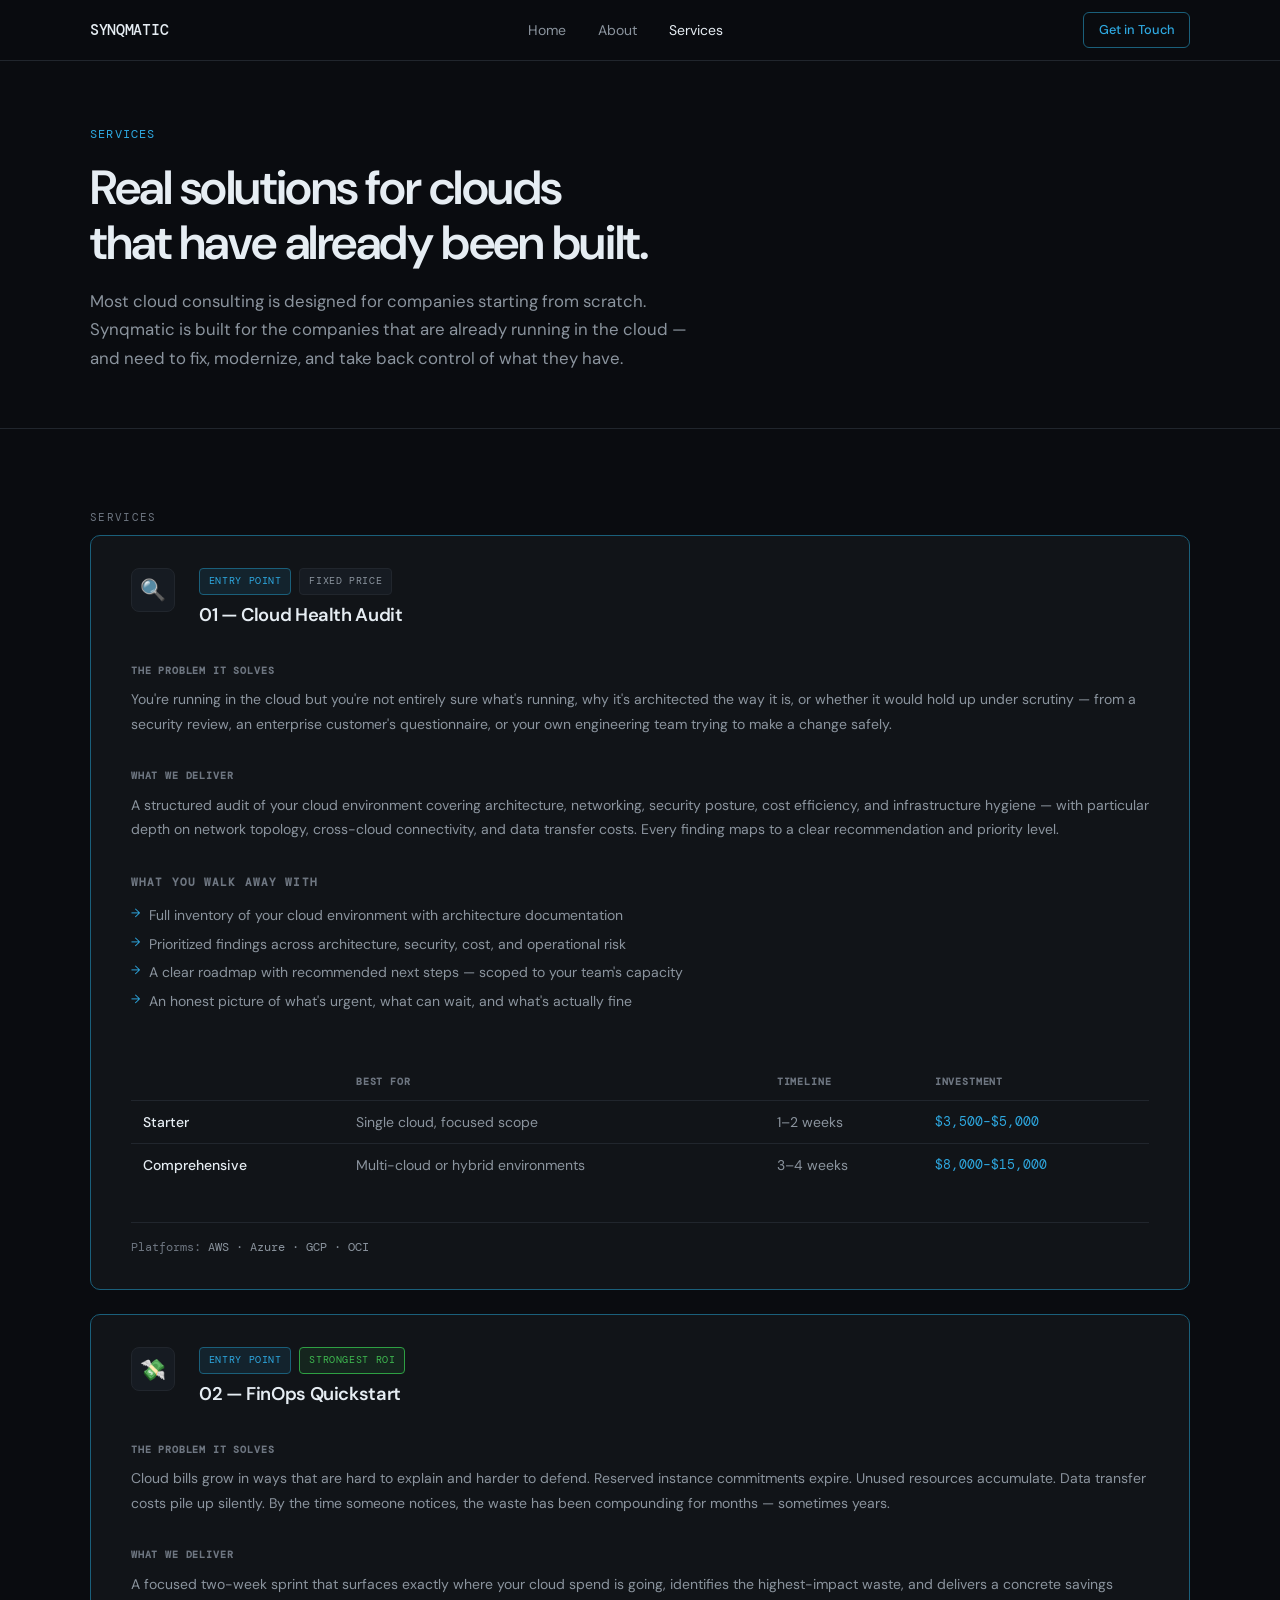
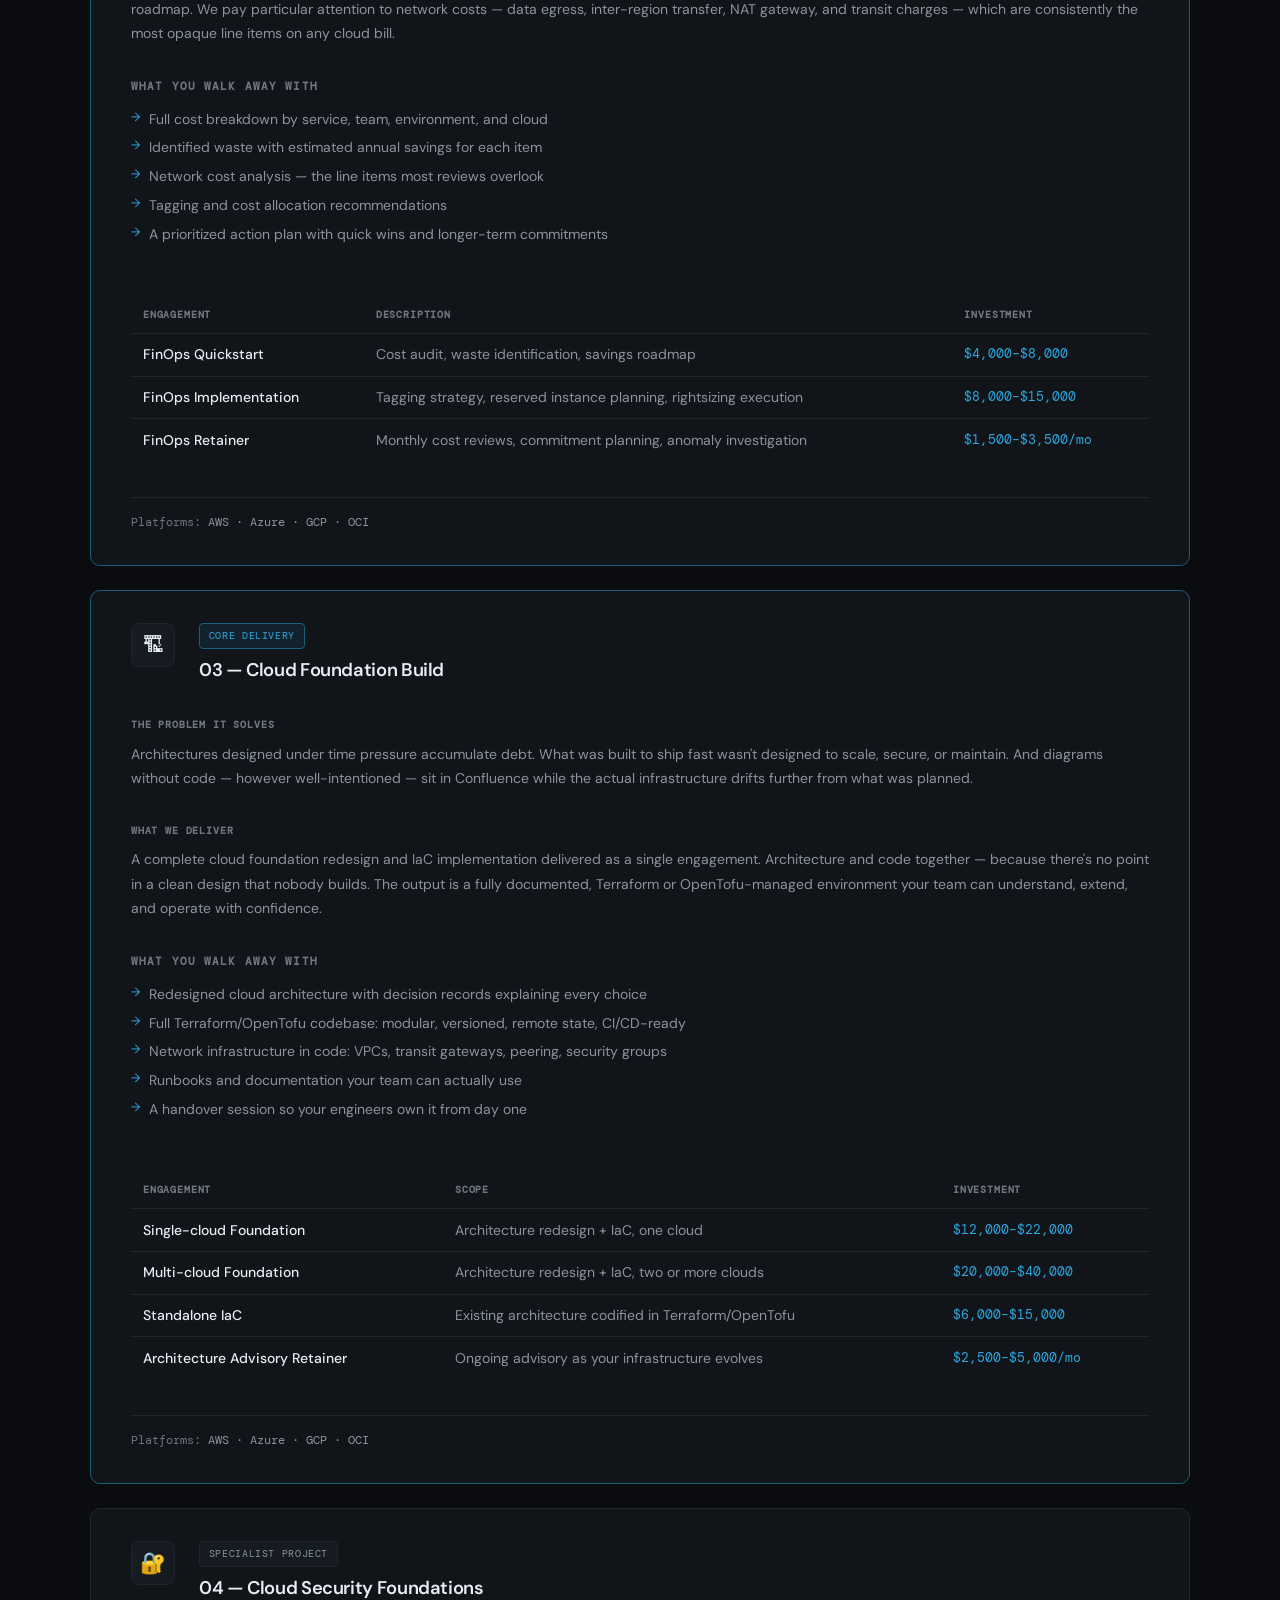
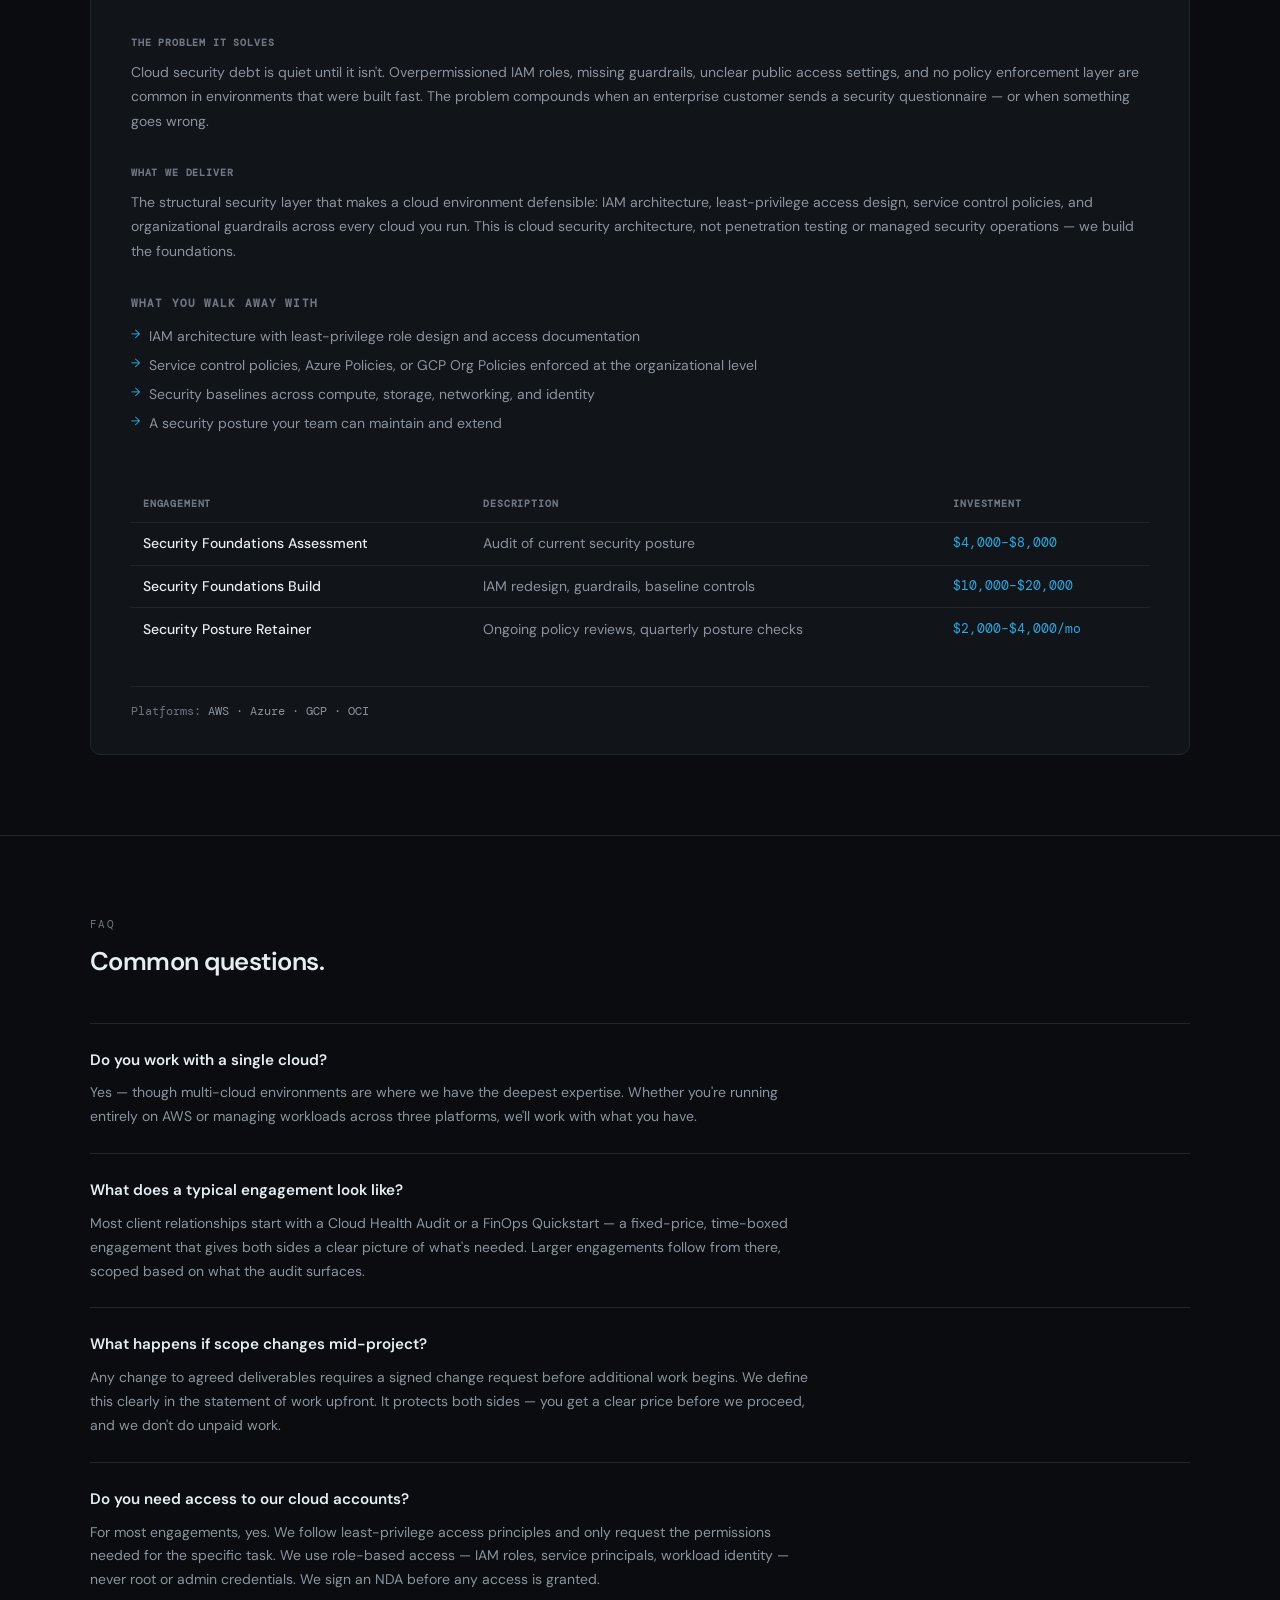
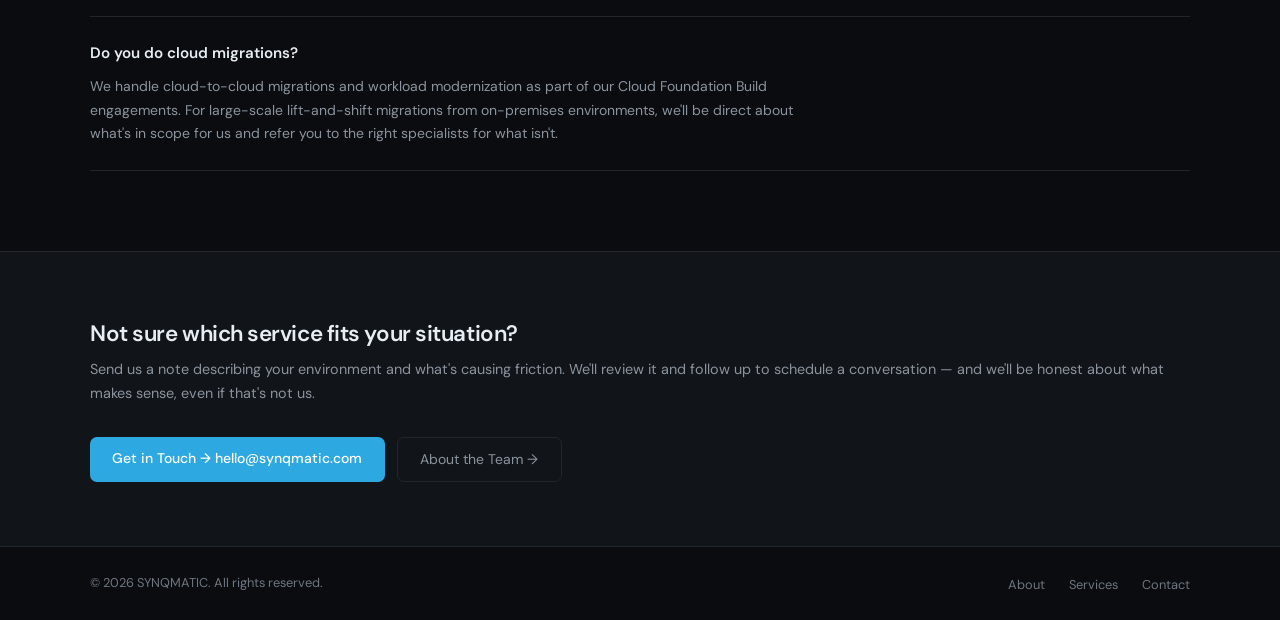
<file: services.html>
<!DOCTYPE html>
<html lang="en">
<head>
  <meta charset="UTF-8" />
  <meta name="viewport" content="width=device-width, initial-scale=1.0" />
  <title>Services — SYNQMATIC</title>
  <meta name="description" content="Real solutions for clouds that have already been built. Cloud health audits, FinOps, foundation builds, and security — delivered by senior architects." />
  <link rel="preconnect" href="https://fonts.googleapis.com" />
  <link rel="preconnect" href="https://fonts.gstatic.com" crossorigin />
  <link href="https://fonts.googleapis.com/css2?family=DM+Sans:wght@300;400;500;600&family=DM+Mono:wght@400;500&display=swap" rel="stylesheet" />
  <style>
    :root {
      --bg:        #0a0c10;
      --bg-card:   #111418;
      --bg-hover:  #161b22;
      --border:    #21262d;
      --border-lit:#30363d;
      --text:      #e6edf3;
      --text-muted:#8b949e;
      --text-dim:  #6e7681;
      --accent:    #2ea8e0;
      --accent-dim:#1a5f7a;
      --green:     #3fb950;
      --amber:     #d29922;
      --tag-bg:    #161b22;
      --font-body: 'DM Sans', sans-serif;
      --font-mono: 'DM Mono', monospace;
    }

    *, *::before, *::after { box-sizing: border-box; margin: 0; padding: 0; }

    html { font-size: 16px; scroll-behavior: smooth; }

    body {
      background: var(--bg);
      color: var(--text);
      font-family: var(--font-body);
      line-height: 1.6;
      -webkit-font-smoothing: antialiased;
    }

    a { color: inherit; text-decoration: none; }

    /* ── NAV ── */
    nav {
      position: sticky;
      top: 0;
      z-index: 100;
      background: rgba(10, 12, 16, 0.85);
      backdrop-filter: blur(12px);
      border-bottom: 1px solid var(--border);
      padding: 0 2rem;
    }
    .nav-inner {
      max-width: 1100px;
      margin: 0 auto;
      display: flex;
      align-items: center;
      justify-content: space-between;
      height: 60px;
    }
    .nav-logo {
      font-family: var(--font-mono);
      font-size: 0.95rem;
      font-weight: 500;
      color: var(--text);
      letter-spacing: -0.02em;
    }
    .nav-logo span { color: var(--accent); }
    .nav-links { display: flex; gap: 2rem; list-style: none; }
    .nav-links a {
      font-size: 0.875rem;
      color: var(--text-muted);
      transition: color 0.15s;
    }
    .nav-links a:hover, .nav-links a.active { color: var(--text); }
    .nav-cta {
      font-size: 0.8rem;
      font-weight: 500;
      color: var(--accent);
      border: 1px solid var(--accent-dim);
      padding: 0.4rem 0.9rem;
      border-radius: 6px;
      transition: background 0.15s, color 0.15s;
    }
    .nav-cta:hover { background: var(--accent); color: #fff; }

    /* ── PAGE HEADER ── */
    .page-header {
      border-bottom: 1px solid var(--border);
      padding: 4rem 2rem 3.5rem;
    }
    .page-header-inner {
      max-width: 1100px;
      margin: 0 auto;
    }
    .page-eyebrow {
      font-family: var(--font-mono);
      font-size: 0.75rem;
      color: var(--accent);
      letter-spacing: 0.1em;
      text-transform: uppercase;
      margin-bottom: 1rem;
    }
    .page-title {
      font-size: clamp(2rem, 4vw, 3rem);
      font-weight: 600;
      letter-spacing: -0.03em;
      line-height: 1.15;
      margin-bottom: 1rem;
    }
    .page-subtitle {
      font-size: 1.05rem;
      color: var(--text-muted);
      max-width: 600px;
      line-height: 1.7;
    }

    /* ── SECTION WRAPPERS ── */
    section { padding: 5rem 2rem; border-bottom: 1px solid var(--border); }
    section:last-of-type { border-bottom: none; }
    .section-inner { max-width: 1100px; margin: 0 auto; }
    .section-label {
      font-family: var(--font-mono);
      font-size: 0.7rem;
      letter-spacing: 0.12em;
      text-transform: uppercase;
      color: var(--text-dim);
      margin-bottom: 0.5rem;
    }
    .section-heading {
      font-size: 1.6rem;
      font-weight: 600;
      letter-spacing: -0.02em;
      margin-bottom: 0.5rem;
    }
    .section-desc {
      color: var(--text-muted);
      font-size: 0.95rem;
      max-width: 580px;
      margin-bottom: 3rem;
      line-height: 1.7;
    }

    /* ── SERVICE CARDS — PROJECT WORK ── */
    .service-list { display: flex; flex-direction: column; gap: 1.5rem; }

    .service-card {
      background: var(--bg-card);
      border: 1px solid var(--border);
      border-radius: 10px;
      padding: 2rem 2.5rem;
      display: grid;
      grid-template-columns: 1fr 1fr;
      gap: 2rem 3rem;
      align-items: start;
      transition: border-color 0.2s;
    }
    .service-card:hover { border-color: var(--border-lit); }
    .service-card.featured { border-color: var(--accent-dim); }

    .sc-header { grid-column: 1 / -1; display: flex; align-items: flex-start; gap: 1.5rem; flex-wrap: wrap; }
    .sc-icon {
      width: 44px; height: 44px;
      background: var(--bg-hover);
      border: 1px solid var(--border);
      border-radius: 8px;
      display: flex; align-items: center; justify-content: center;
      font-size: 1.3rem;
      flex-shrink: 0;
    }
    .sc-title-block { flex: 1; }
    .sc-badges { display: flex; gap: 0.5rem; flex-wrap: wrap; margin-bottom: 0.4rem; }
    .badge {
      font-family: var(--font-mono);
      font-size: 0.65rem;
      letter-spacing: 0.06em;
      text-transform: uppercase;
      padding: 0.25rem 0.55rem;
      border-radius: 4px;
      background: var(--tag-bg);
      border: 1px solid var(--border);
      color: var(--text-muted);
    }
    .badge.lead { background: rgba(46,168,224,0.1); border-color: var(--accent-dim); color: var(--accent); }
    .badge.roi  { background: rgba(63,185,80,0.1);  border-color: #2ea043; color: var(--green); }
    .badge.selective { background: rgba(210,153,34,0.1); border-color: #9e6a03; color: var(--amber); }

    .sc-name {
      font-size: 1.15rem;
      font-weight: 600;
      letter-spacing: -0.02em;
    }
    .sc-desc {
      grid-column: 1 / -1;
      color: var(--text-muted);
      font-size: 0.92rem;
      line-height: 1.7;
      margin-top: -0.5rem;
    }
    .sc-deliverables h4, .sc-meta h4 {
      font-size: 0.7rem;
      font-family: var(--font-mono);
      text-transform: uppercase;
      letter-spacing: 0.1em;
      color: var(--text-dim);
      margin-bottom: 0.75rem;
    }
    .sc-deliverables ul {
      list-style: none;
      display: flex;
      flex-direction: column;
      gap: 0.4rem;
    }
    .sc-deliverables li {
      font-size: 0.875rem;
      color: var(--text-muted);
      padding-left: 1.1rem;
      position: relative;
    }
    .sc-deliverables li::before {
      content: '→';
      position: absolute;
      left: 0;
      color: var(--accent);
      font-size: 0.75rem;
    }
    .sc-meta { display: flex; flex-direction: column; gap: 1rem; }
    .meta-row { display: flex; flex-direction: column; gap: 0.2rem; }
    .meta-label {
      font-family: var(--font-mono);
      font-size: 0.65rem;
      text-transform: uppercase;
      letter-spacing: 0.08em;
      color: var(--text-dim);
    }
    .meta-value {
      font-size: 0.9rem;
      color: var(--text);
      font-weight: 500;
    }
    .meta-value.price {
      font-size: 1.05rem;
      font-family: var(--font-mono);
      color: var(--accent);
    }
    .upsell-note {
      grid-column: 1 / -1;
      font-size: 0.8rem;
      color: var(--text-dim);
      border-top: 1px solid var(--border);
      padding-top: 1rem;
      margin-top: 0.5rem;
      font-family: var(--font-mono);
    }
    .upsell-note span { color: var(--text-muted); }

    /* ── HOW IT WORKS ── */
    .steps-row {
      display: grid;
      grid-template-columns: repeat(5, 1fr);
      gap: 0;
      position: relative;
    }
    .steps-row::before {
      content: '';
      position: absolute;
      top: 22px;
      left: 10%;
      right: 10%;
      height: 1px;
      background: var(--border);
    }
    .step {
      display: flex;
      flex-direction: column;
      align-items: center;
      text-align: center;
      padding: 0 1rem;
      gap: 0.75rem;
      position: relative;
    }
    .step-num {
      width: 44px; height: 44px;
      background: var(--bg-card);
      border: 1px solid var(--border);
      border-radius: 50%;
      display: flex; align-items: center; justify-content: center;
      font-family: var(--font-mono);
      font-size: 0.8rem;
      color: var(--accent);
      position: relative;
      z-index: 1;
    }
    .step-name { font-size: 0.85rem; font-weight: 600; }
    .step-desc { font-size: 0.78rem; color: var(--text-muted); line-height: 1.5; }

    /* ── FAQ ── */
    .faq-list { display: flex; flex-direction: column; gap: 0; }
    .faq-item {
      border-bottom: 1px solid var(--border);
      padding: 1.5rem 0;
    }
    .faq-item:first-child { border-top: 1px solid var(--border); }
    .faq-q {
      font-weight: 600;
      font-size: 0.95rem;
      margin-bottom: 0.6rem;
    }
    .faq-a {
      font-size: 0.875rem;
      color: var(--text-muted);
      line-height: 1.7;
      max-width: 720px;
    }

    /* ── CTA FOOTER ── */
    .cta-section {
      padding: 4rem 2rem;
      background: var(--bg-card);
      border-top: 1px solid var(--border);
    }
    .cta-inner {
      max-width: 1100px;
      margin: 0 auto;
      display: flex;
      align-items: center;
      justify-content: space-between;
      gap: 2rem;
      flex-wrap: wrap;
    }
    .cta-text h2 {
      font-size: 1.4rem;
      font-weight: 600;
      letter-spacing: -0.02em;
      margin-bottom: 0.4rem;
    }
    .cta-text p { font-size: 0.9rem; color: var(--text-muted); }
    .cta-buttons { display: flex; gap: 0.75rem; flex-wrap: wrap; }
    .btn-primary {
      background: var(--accent);
      color: #fff;
      padding: 0.65rem 1.4rem;
      border-radius: 7px;
      font-size: 0.875rem;
      font-weight: 500;
      transition: opacity 0.15s;
    }
    .btn-primary:hover { opacity: 0.88; }
    .btn-secondary {
      background: transparent;
      color: var(--text-muted);
      padding: 0.65rem 1.4rem;
      border-radius: 7px;
      font-size: 0.875rem;
      border: 1px solid var(--border);
      transition: border-color 0.15s, color 0.15s;
    }
    .btn-secondary:hover { border-color: var(--border-lit); color: var(--text); }

    /* ── SITE FOOTER ── */
    footer {
      background: var(--bg);
      border-top: 1px solid var(--border);
      padding: 1.5rem 2rem;
    }
    .footer-inner {
      max-width: 1100px;
      margin: 0 auto;
      display: flex;
      align-items: center;
      justify-content: space-between;
      gap: 1rem;
      flex-wrap: wrap;
    }
    .footer-copy { font-size: 0.8rem; color: var(--text-dim); }
    .footer-links { display: flex; gap: 1.5rem; list-style: none; }
    .footer-links a { font-size: 0.8rem; color: var(--text-dim); transition: color 0.15s; }
    .footer-links a:hover { color: var(--text-muted); }

    /* ── PRICING TABLE ── */
    .pricing-table {
      width: 100%;
      border-collapse: collapse;
      margin-top: 1.25rem;
      font-size: 0.875rem;
    }
    .pricing-table th {
      font-family: var(--font-mono);
      font-size: 0.65rem;
      text-transform: uppercase;
      letter-spacing: 0.08em;
      color: var(--text-dim);
      text-align: left;
      padding: 0.6rem 0.75rem;
      border-bottom: 1px solid var(--border);
    }
    .pricing-table td {
      padding: 0.65rem 0.75rem;
      color: var(--text-muted);
      border-bottom: 1px solid var(--border);
      vertical-align: top;
      line-height: 1.5;
    }
    .pricing-table tr:last-child td { border-bottom: none; }
    .pricing-table td:last-child {
      font-family: var(--font-mono);
      font-size: 0.82rem;
      color: var(--accent);
      white-space: nowrap;
    }
    .pricing-table td:first-child { font-weight: 500; color: var(--text); }
    .sc-problem, .sc-delivers { grid-column: 1 / -1; }
    .sc-problem h4, .sc-delivers h4 {
      font-family: var(--font-mono);
      font-size: 0.65rem;
      text-transform: uppercase;
      letter-spacing: 0.08em;
      color: var(--text-dim);
      margin-bottom: 0.5rem;
    }
    .sc-problem p, .sc-delivers p {
      font-size: 0.875rem;
      color: var(--text-muted);
      line-height: 1.75;
    }
    .sc-platforms {
      grid-column: 1 / -1;
      font-family: var(--font-mono);
      font-size: 0.72rem;
      color: var(--text-dim);
      border-top: 1px solid var(--border);
      padding-top: 1rem;
      margin-top: 0.25rem;
    }
    .sc-platforms span { color: var(--text-muted); }

    /* ── RESPONSIVE ── */
    @media (max-width: 760px) {
      .service-card { grid-template-columns: 1fr; }
      .sc-header { flex-direction: column; }
      .retainer-grid { grid-template-columns: 1fr; }
      .steps-row { grid-template-columns: 1fr; gap: 1.5rem; }
      .steps-row::before { display: none; }
      .nav-links { display: none; }
    }
  </style>
</head>
<body>

  <!-- NAV -->
  <nav>
    <div class="nav-inner">
      <a href="index.html" class="nav-logo">SYNQMATIC</a>
      <ul class="nav-links">
        <li><a href="index.html">Home</a></li>
        <li><a href="about.html">About</a></li>
        <li><a href="services.html" class="active">Services</a></li>
        <!-- <li><a href="blog.html">Blog</a></li> -->
      </ul>
      <a href="#contact" class="nav-cta">Get in Touch</a>
    </div>
  </nav>

  <!-- PAGE HEADER -->
  <header class="page-header">
    <div class="page-header-inner">
      <p class="page-eyebrow">Services</p>
      <h1 class="page-title">Real solutions for clouds<br>that have already been built.</h1>
      <p class="page-subtitle">Most cloud consulting is designed for companies starting from scratch. Synqmatic is built for the companies that are already running in the cloud — and need to fix, modernize, and take back control of what they have.</p>
    </div>
  </header>

  <!-- ── SECTION 1: SERVICES ── -->
  <section id="projects">
    <div class="section-inner">
      <p class="section-label">Services</p>

      <div class="service-list">

        <!-- 01 — Cloud Health Audit -->
        <div class="service-card featured">
          <div class="sc-header">
            <div class="sc-icon">🔍</div>
            <div class="sc-title-block">
              <div class="sc-badges">
                <span class="badge lead">Entry Point</span>
                <span class="badge">Fixed Price</span>
              </div>
              <div class="sc-name">01 — Cloud Health Audit</div>
            </div>
          </div>
          <div class="sc-problem">
            <h4>The problem it solves</h4>
            <p>You're running in the cloud but you're not entirely sure what's running, why it's architected the way it is, or whether it would hold up under scrutiny — from a security review, an enterprise customer's questionnaire, or your own engineering team trying to make a change safely.</p>
          </div>
          <div class="sc-delivers">
            <h4>What we deliver</h4>
            <p>A structured audit of your cloud environment covering architecture, networking, security posture, cost efficiency, and infrastructure hygiene — with particular depth on network topology, cross-cloud connectivity, and data transfer costs. Every finding maps to a clear recommendation and priority level.</p>
          </div>
          <div class="sc-deliverables" style="grid-column: 1 / -1;">
            <h4>What you walk away with</h4>
            <ul>
              <li>Full inventory of your cloud environment with architecture documentation</li>
              <li>Prioritized findings across architecture, security, cost, and operational risk</li>
              <li>A clear roadmap with recommended next steps — scoped to your team's capacity</li>
              <li>An honest picture of what's urgent, what can wait, and what's actually fine</li>
            </ul>
          </div>
          <div style="grid-column: 1 / -1;">
            <table class="pricing-table">
              <thead><tr><th></th><th>Best For</th><th>Timeline</th><th>Investment</th></tr></thead>
              <tbody>
                <tr><td>Starter</td><td>Single cloud, focused scope</td><td>1–2 weeks</td><td>$3,500–$5,000</td></tr>
                <tr><td>Comprehensive</td><td>Multi-cloud or hybrid environments</td><td>3–4 weeks</td><td>$8,000–$15,000</td></tr>
              </tbody>
            </table>
          </div>
          <div class="sc-platforms">Platforms: <span>AWS · Azure · GCP · OCI</span></div>
        </div>

        <!-- 02 — FinOps Quickstart -->
        <div class="service-card featured">
          <div class="sc-header">
            <div class="sc-icon">💸</div>
            <div class="sc-title-block">
              <div class="sc-badges">
                <span class="badge lead">Entry Point</span>
                <span class="badge roi">Strongest ROI</span>
              </div>
              <div class="sc-name">02 — FinOps Quickstart</div>
            </div>
          </div>
          <div class="sc-problem">
            <h4>The problem it solves</h4>
            <p>Cloud bills grow in ways that are hard to explain and harder to defend. Reserved instance commitments expire. Unused resources accumulate. Data transfer costs pile up silently. By the time someone notices, the waste has been compounding for months — sometimes years.</p>
          </div>
          <div class="sc-delivers">
            <h4>What we deliver</h4>
            <p>A focused two-week sprint that surfaces exactly where your cloud spend is going, identifies the highest-impact waste, and delivers a concrete savings roadmap. We pay particular attention to network costs — data egress, inter-region transfer, NAT gateway, and transit charges — which are consistently the most opaque line items on any cloud bill.</p>
          </div>
          <div class="sc-deliverables" style="grid-column: 1 / -1;">
            <h4>What you walk away with</h4>
            <ul>
              <li>Full cost breakdown by service, team, environment, and cloud</li>
              <li>Identified waste with estimated annual savings for each item</li>
              <li>Network cost analysis — the line items most reviews overlook</li>
              <li>Tagging and cost allocation recommendations</li>
              <li>A prioritized action plan with quick wins and longer-term commitments</li>
            </ul>
          </div>
          <div style="grid-column: 1 / -1;">
            <table class="pricing-table">
              <thead><tr><th>Engagement</th><th>Description</th><th>Investment</th></tr></thead>
              <tbody>
                <tr><td>FinOps Quickstart</td><td>Cost audit, waste identification, savings roadmap</td><td>$4,000–$8,000</td></tr>
                <tr><td>FinOps Implementation</td><td>Tagging strategy, reserved instance planning, rightsizing execution</td><td>$8,000–$15,000</td></tr>
                <tr><td>FinOps Retainer</td><td>Monthly cost reviews, commitment planning, anomaly investigation</td><td>$1,500–$3,500/mo</td></tr>
              </tbody>
            </table>
          </div>
          <div class="sc-platforms">Platforms: <span>AWS · Azure · GCP · OCI</span></div>
        </div>

        <!-- 03 — Cloud Foundation Build -->
        <div class="service-card featured">
          <div class="sc-header">
            <div class="sc-icon">🏗</div>
            <div class="sc-title-block">
              <div class="sc-badges">
                <span class="badge lead">Core Delivery</span>
              </div>
              <div class="sc-name">03 — Cloud Foundation Build</div>
            </div>
          </div>
          <div class="sc-problem">
            <h4>The problem it solves</h4>
            <p>Architectures designed under time pressure accumulate debt. What was built to ship fast wasn't designed to scale, secure, or maintain. And diagrams without code — however well-intentioned — sit in Confluence while the actual infrastructure drifts further from what was planned.</p>
          </div>
          <div class="sc-delivers">
            <h4>What we deliver</h4>
            <p>A complete cloud foundation redesign and IaC implementation delivered as a single engagement. Architecture and code together — because there's no point in a clean design that nobody builds. The output is a fully documented, Terraform or OpenTofu-managed environment your team can understand, extend, and operate with confidence.</p>
          </div>
          <div class="sc-deliverables" style="grid-column: 1 / -1;">
            <h4>What you walk away with</h4>
            <ul>
              <li>Redesigned cloud architecture with decision records explaining every choice</li>
              <li>Full Terraform/OpenTofu codebase: modular, versioned, remote state, CI/CD-ready</li>
              <li>Network infrastructure in code: VPCs, transit gateways, peering, security groups</li>
              <li>Runbooks and documentation your team can actually use</li>
              <li>A handover session so your engineers own it from day one</li>
            </ul>
          </div>
          <div style="grid-column: 1 / -1;">
            <table class="pricing-table">
              <thead><tr><th>Engagement</th><th>Scope</th><th>Investment</th></tr></thead>
              <tbody>
                <tr><td>Single-cloud Foundation</td><td>Architecture redesign + IaC, one cloud</td><td>$12,000–$22,000</td></tr>
                <tr><td>Multi-cloud Foundation</td><td>Architecture redesign + IaC, two or more clouds</td><td>$20,000–$40,000</td></tr>
                <tr><td>Standalone IaC</td><td>Existing architecture codified in Terraform/OpenTofu</td><td>$6,000–$15,000</td></tr>
                <tr><td>Architecture Advisory Retainer</td><td>Ongoing advisory as your infrastructure evolves</td><td>$2,500–$5,000/mo</td></tr>
              </tbody>
            </table>
          </div>
          <div class="sc-platforms">Platforms: <span>AWS · Azure · GCP · OCI</span></div>
        </div>

        <!-- 04 — Cloud Security Foundations -->
        <div class="service-card">
          <div class="sc-header">
            <div class="sc-icon">🔐</div>
            <div class="sc-title-block">
              <div class="sc-badges">
                <span class="badge">Specialist Project</span>
              </div>
              <div class="sc-name">04 — Cloud Security Foundations</div>
            </div>
          </div>
          <div class="sc-problem">
            <h4>The problem it solves</h4>
            <p>Cloud security debt is quiet until it isn't. Overpermissioned IAM roles, missing guardrails, unclear public access settings, and no policy enforcement layer are common in environments that were built fast. The problem compounds when an enterprise customer sends a security questionnaire — or when something goes wrong.</p>
          </div>
          <div class="sc-delivers">
            <h4>What we deliver</h4>
            <p>The structural security layer that makes a cloud environment defensible: IAM architecture, least-privilege access design, service control policies, and organizational guardrails across every cloud you run. This is cloud security architecture, not penetration testing or managed security operations — we build the foundations.</p>
          </div>
          <div class="sc-deliverables" style="grid-column: 1 / -1;">
            <h4>What you walk away with</h4>
            <ul>
              <li>IAM architecture with least-privilege role design and access documentation</li>
              <li>Service control policies, Azure Policies, or GCP Org Policies enforced at the organizational level</li>
              <li>Security baselines across compute, storage, networking, and identity</li>
              <li>A security posture your team can maintain and extend</li>
            </ul>
          </div>
          <div style="grid-column: 1 / -1;">
            <table class="pricing-table">
              <thead><tr><th>Engagement</th><th>Description</th><th>Investment</th></tr></thead>
              <tbody>
                <tr><td>Security Foundations Assessment</td><td>Audit of current security posture</td><td>$4,000–$8,000</td></tr>
                <tr><td>Security Foundations Build</td><td>IAM redesign, guardrails, baseline controls</td><td>$10,000–$20,000</td></tr>
                <tr><td>Security Posture Retainer</td><td>Ongoing policy reviews, quarterly posture checks</td><td>$2,000–$4,000/mo</td></tr>
              </tbody>
            </table>
          </div>
          <div class="sc-platforms">Platforms: <span>AWS · Azure · GCP · OCI</span></div>
        </div>

      </div><!-- /service-list -->
    </div>
  </section>

  <!-- ── HOW IT WORKS ── -->
  <!-- <section id="process">
    <div class="section-inner">
      <p class="section-label">// 02 — Process</p>
      <h2 class="section-heading">From first call to final handover.</h2>
      <p class="section-desc" style="margin-bottom: 3.5rem;">Every engagement follows the same five-step process. No surprises, no scope creep.</p>

      <div class="steps-row">
        <div class="step">
          <div class="step-num">01</div>
          <div class="step-name">Discovery</div>
          <div class="step-desc">Free 30-min call. We listen, assess, and tell you honestly what we can help with.</div>
        </div>
        <div class="step">
          <div class="step-num">02</div>
          <div class="step-name">Proposal</div>
          <div class="step-desc">Scoped proposal within 48 hours — fixed price, timeline, and clear deliverables.</div>
        </div>
        <div class="step">
          <div class="step-num">03</div>
          <div class="step-name">Design</div>
          <div class="step-desc">Architecture sign-off before build begins. You approve the plan before we touch anything.</div>
        </div>
        <div class="step">
          <div class="step-num">04</div>
          <div class="step-name">Build</div>
          <div class="step-desc">IaC-first build with async Loom updates. We test in non-prod before deploying.</div>
        </div>
        <div class="step">
          <div class="step-num">05</div>
          <div class="step-name">Handover</div>
          <div class="step-desc">Full docs, walkthrough call, and a 30-day check-in included in every project.</div>
        </div>
      </div>
    </div>
  </section> -->

  <!-- ── FAQ ── -->
  <section id="faq">
    <div class="section-inner">
      <p class="section-label">FAQ</p>
      <h2 class="section-heading">Common questions.</h2>
      <div style="margin-bottom: 2.5rem;"></div>

      <div class="faq-list">
        <div class="faq-item">
          <div class="faq-q">Do you work with a single cloud?</div>
          <div class="faq-a">Yes — though multi-cloud environments are where we have the deepest expertise. Whether you're running entirely on AWS or managing workloads across three platforms, we'll work with what you have.</div>
        </div>
        <div class="faq-item">
          <div class="faq-q">What does a typical engagement look like?</div>
          <div class="faq-a">Most client relationships start with a Cloud Health Audit or a FinOps Quickstart — a fixed-price, time-boxed engagement that gives both sides a clear picture of what's needed. Larger engagements follow from there, scoped based on what the audit surfaces.</div>
        </div>
        <div class="faq-item">
          <div class="faq-q">What happens if scope changes mid-project?</div>
          <div class="faq-a">Any change to agreed deliverables requires a signed change request before additional work begins. We define this clearly in the statement of work upfront. It protects both sides — you get a clear price before we proceed, and we don't do unpaid work.</div>
        </div>
        <div class="faq-item">
          <div class="faq-q">Do you need access to our cloud accounts?</div>
          <div class="faq-a">For most engagements, yes. We follow least-privilege access principles and only request the permissions needed for the specific task. We use role-based access — IAM roles, service principals, workload identity — never root or admin credentials. We sign an NDA before any access is granted.</div>
        </div>
        <div class="faq-item">
          <div class="faq-q">Do you do cloud migrations?</div>
          <div class="faq-a">We handle cloud-to-cloud migrations and workload modernization as part of our Cloud Foundation Build engagements. For large-scale lift-and-shift migrations from on-premises environments, we'll be direct about what's in scope for us and refer you to the right specialists for what isn't.</div>
        </div>
      </div>
    </div>
  </section>

  <!-- CTA -->
  <div class="cta-section" id="contact">
    <div class="cta-inner">
      <div class="cta-text">
        <h2>Not sure which service fits your situation?</h2>
        <p>Send us a note describing your environment and what's causing friction. We'll review it and follow up to schedule a conversation — and we'll be honest about what makes sense, even if that's not us.</p>
      </div>
      <div class="cta-buttons">
        <a href="mailto:hello@synqmatic.com" class="btn-primary">Get in Touch → hello@synqmatic.com</a>
        <a href="about.html" class="btn-secondary">About the Team →</a>
      </div>
    </div>
  </div>

  <!-- FOOTER -->
  <footer>
    <div class="footer-inner">
      <span class="footer-copy">© 2026 SYNQMATIC. All rights reserved.</span>
      <ul class="footer-links">
        <li><a href="about.html">About</a></li>
        <li><a href="services.html">Services</a></li>
        <!-- <li><a href="blog.html">Blog</a></li> -->
        <li><a href="#contact">Contact</a></li>
</file>
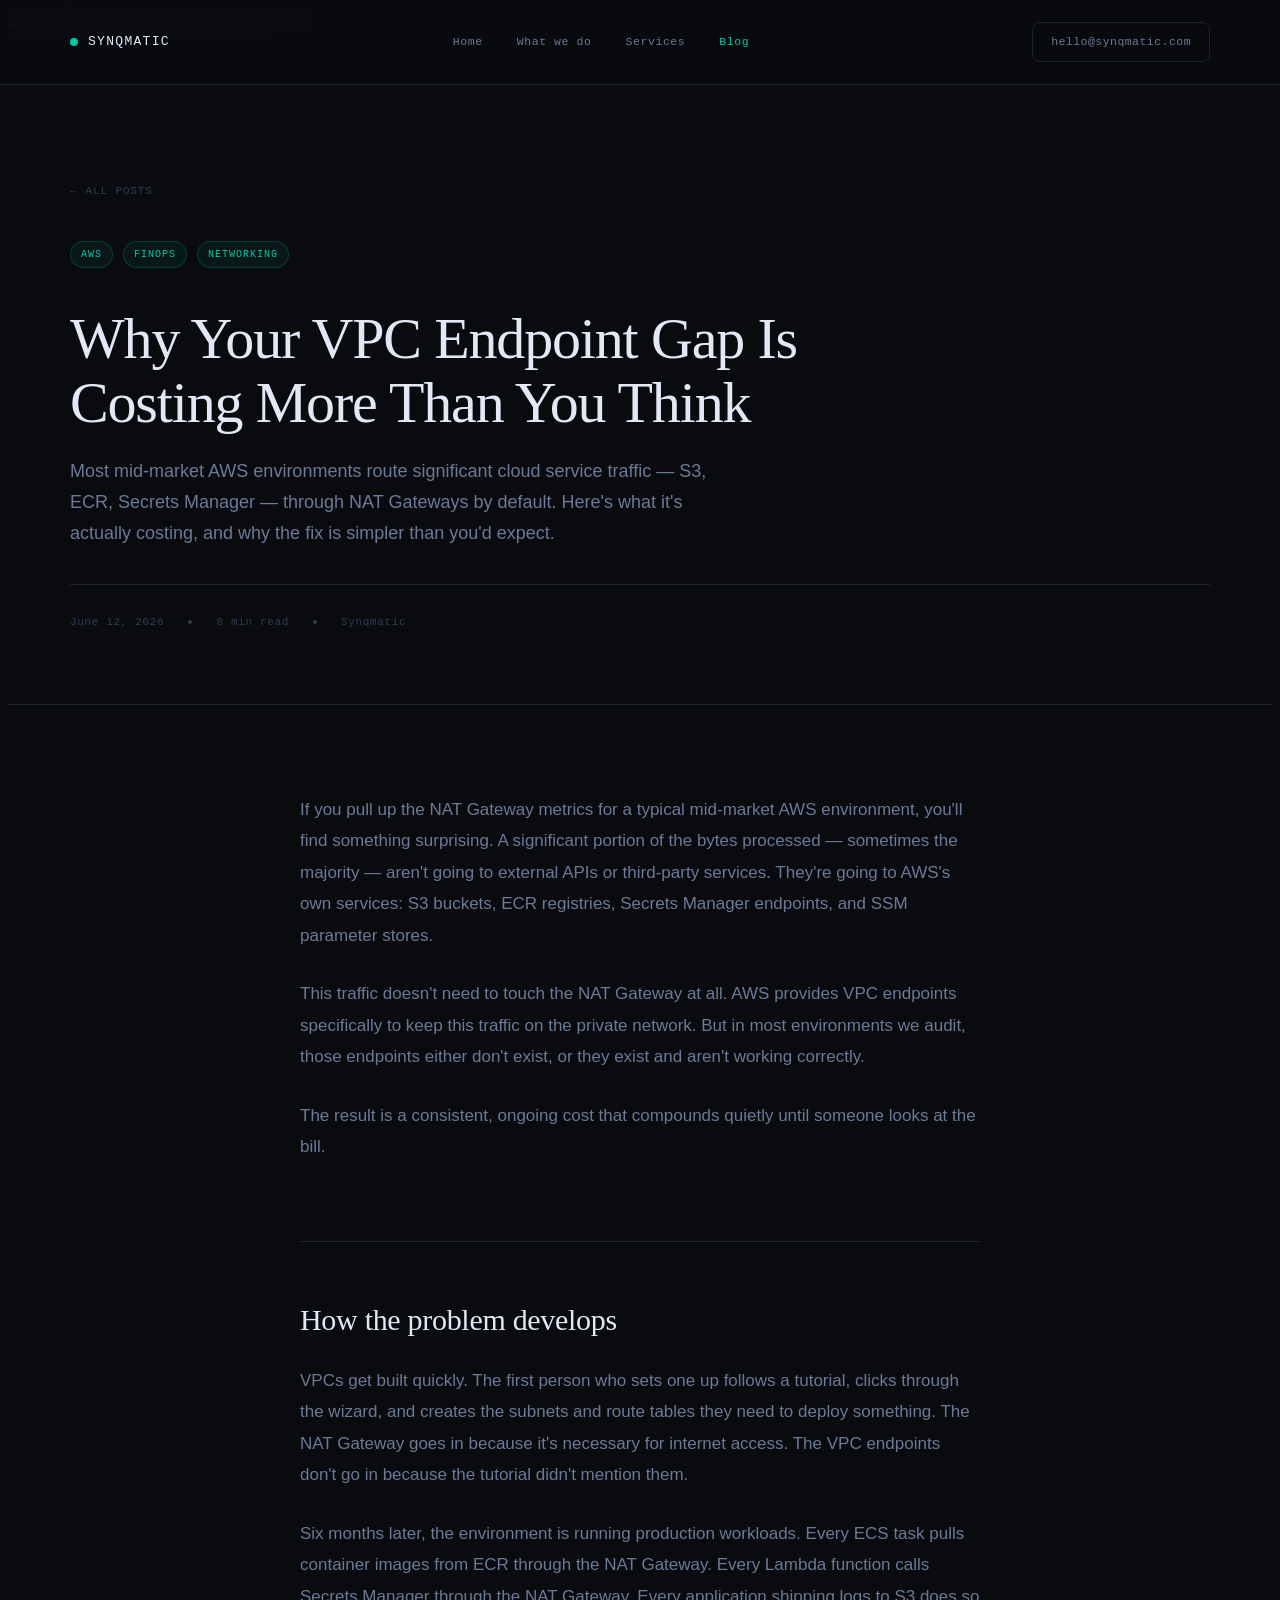
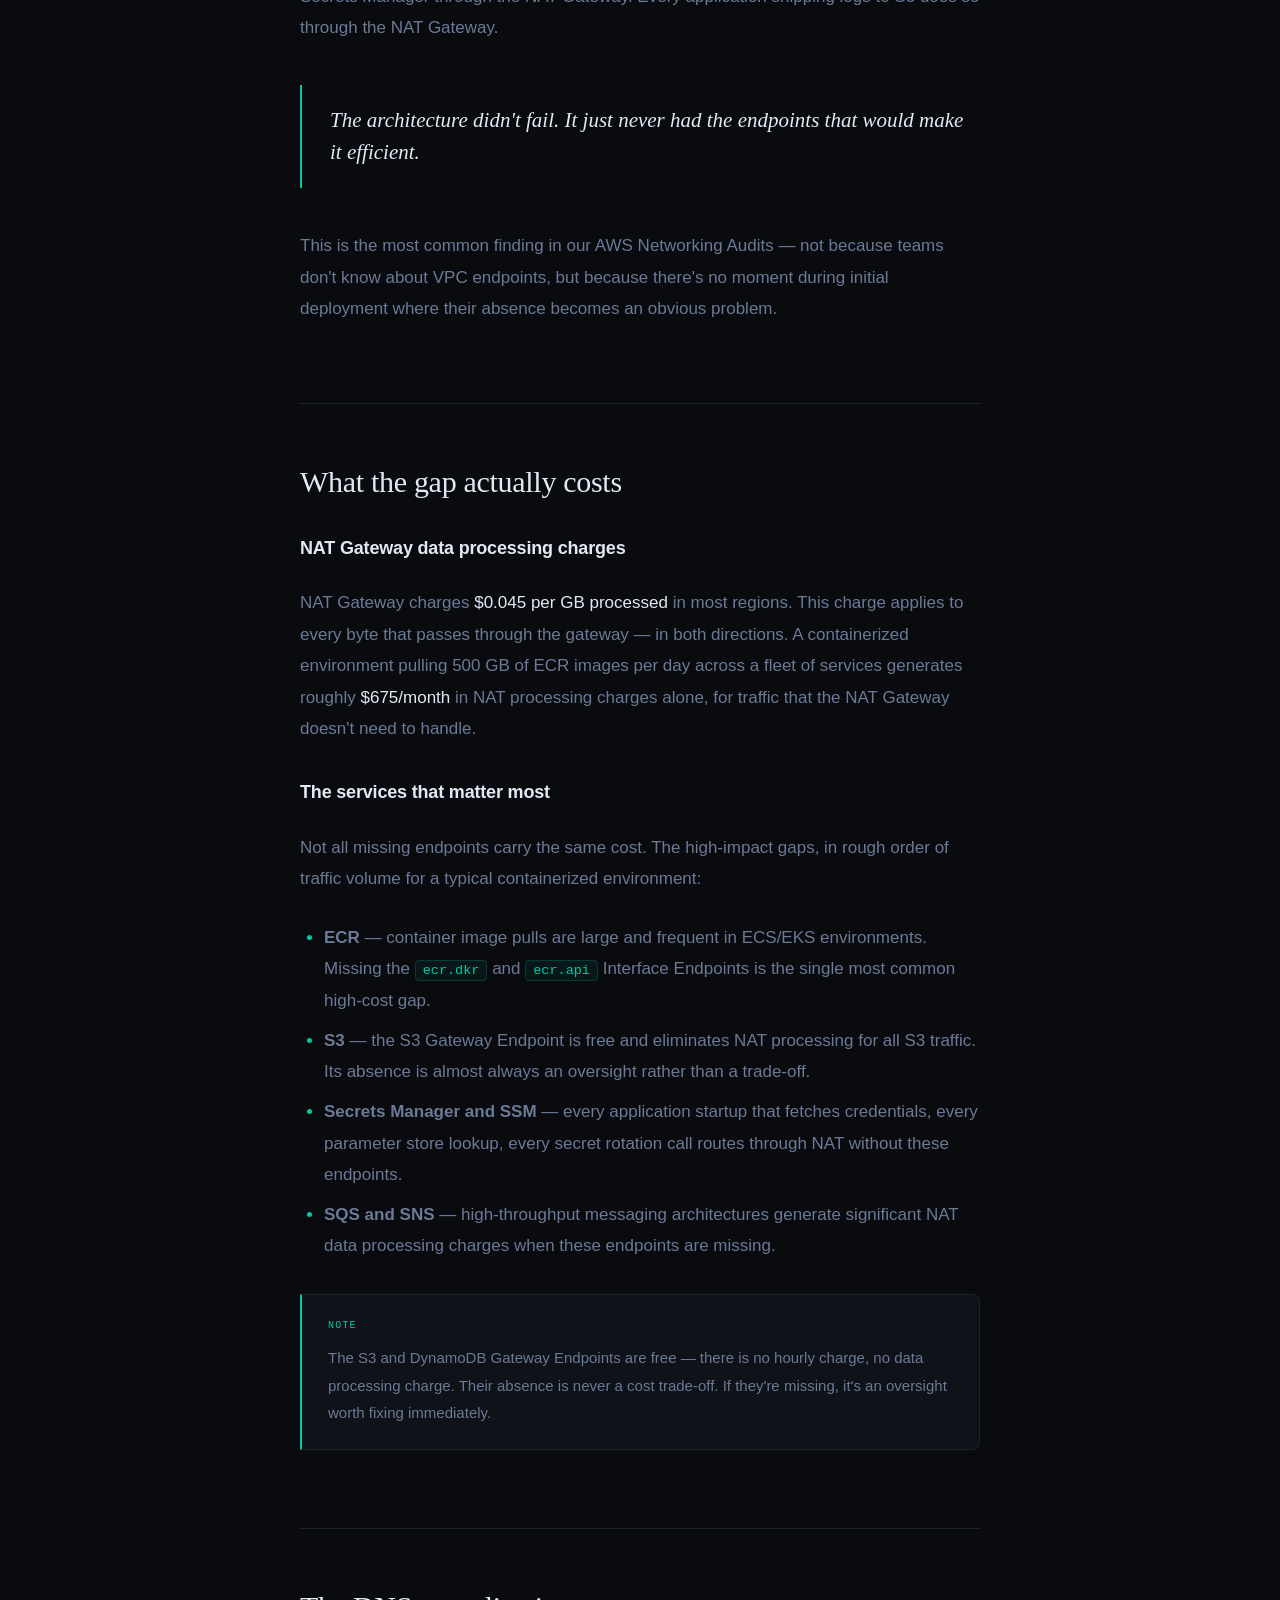
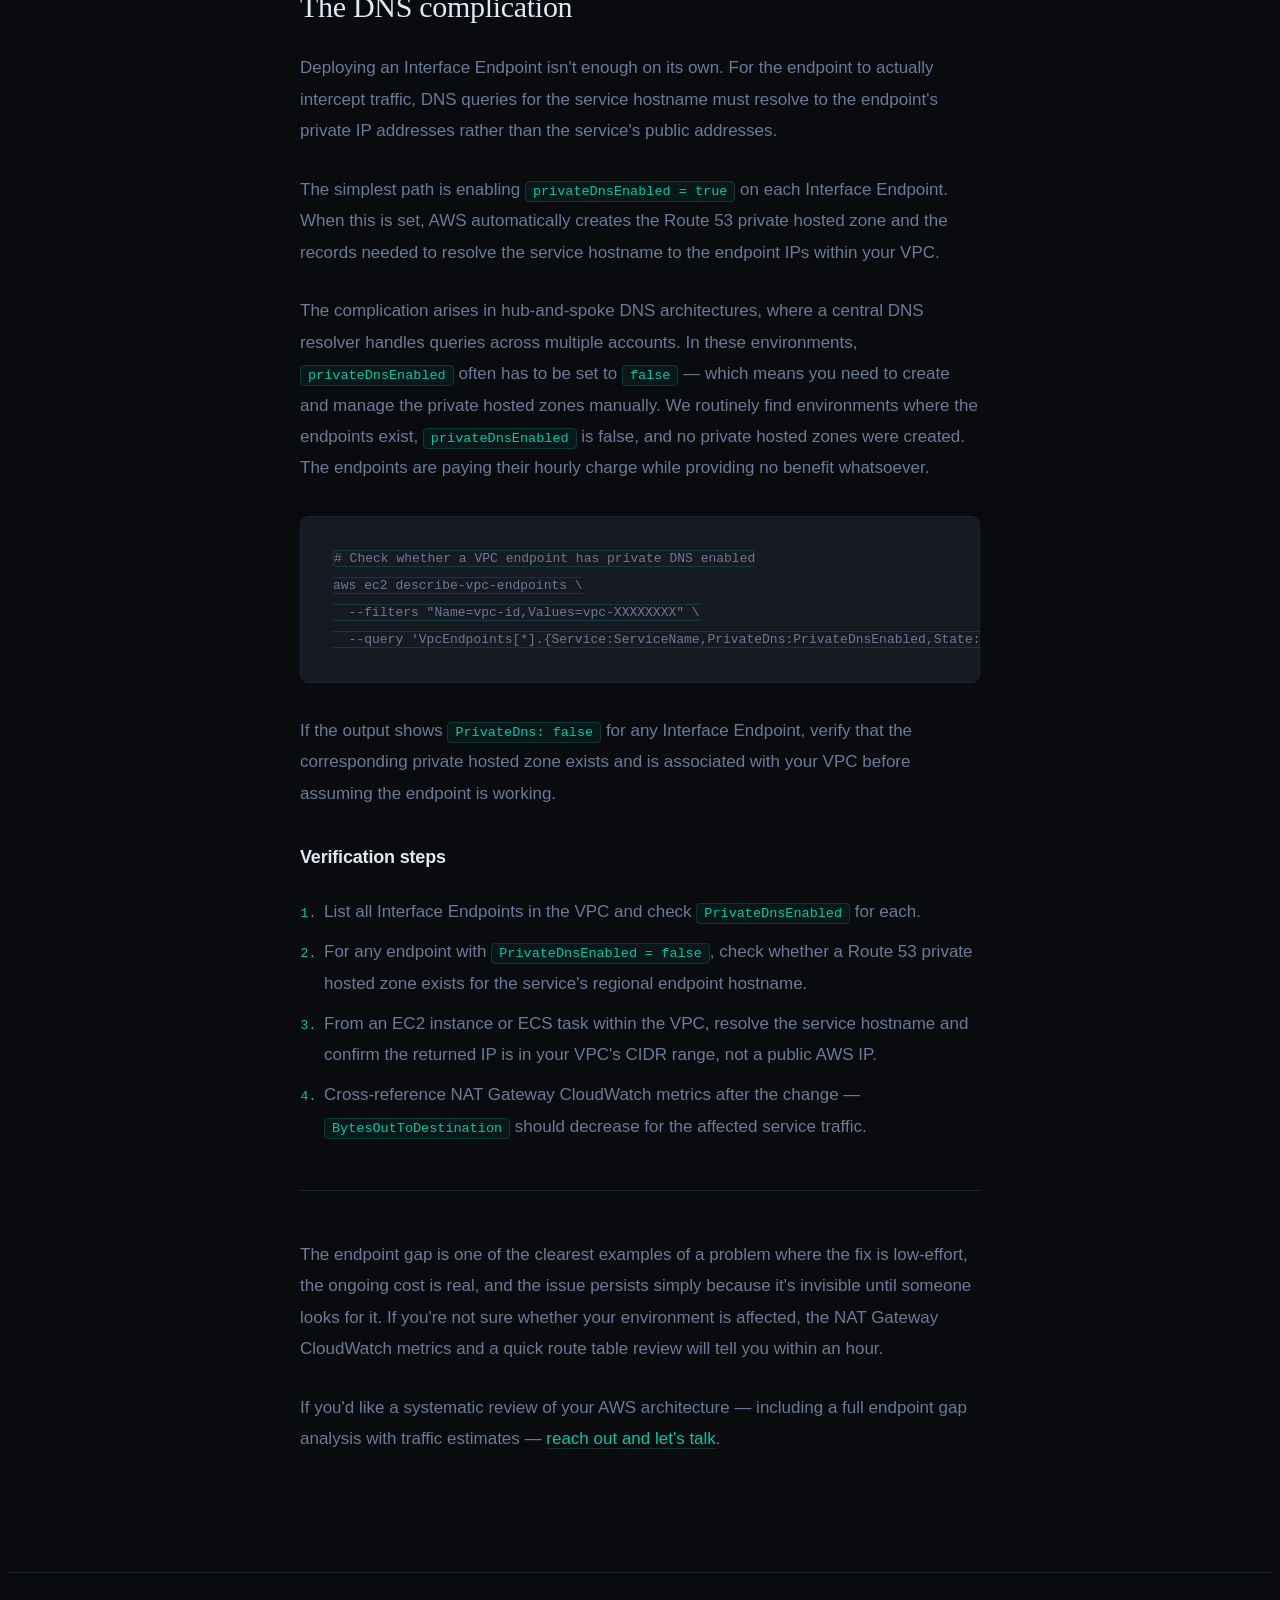
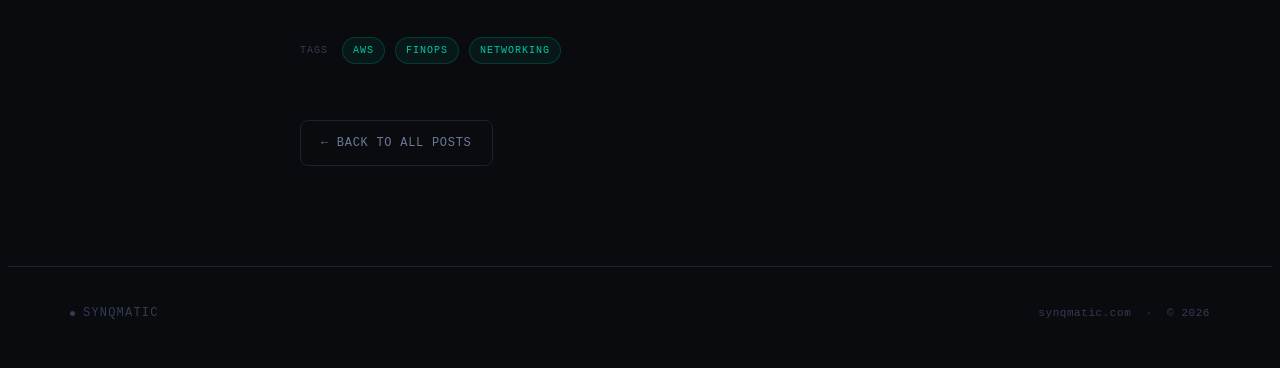
<file: archive/blog-post-template.html>
<!DOCTYPE html>
<html lang="en">
<head>
  <meta charset="UTF-8">
  <meta name="viewport" content="width=device-width, initial-scale=1.0">
  <!--
  ═══════════════════════════════════════════════
  BLOG POST TEMPLATE — HOW TO USE
  ═══════════════════════════════════════════════
  1. Save a copy of this file with a descriptive name, e.g. vpc-endpoint-gap.html
  2. Replace every <!-- EDIT: ... --> placeholder below with your content
  3. The <style> block and nav/footer are shared — do not edit them here;
     update the shared stylesheet when the design changes.
  ═══════════════════════════════════════════════
  -->

  <!-- EDIT: page title — format: "Post Title — Synqmatic" -->
  <title>Why Your VPC Endpoint Gap Is Costing More Than You Think — Synqmatic</title>

  <!-- EDIT: meta description (150–160 chars) -->
  <meta name="description" content="Most mid-market AWS environments route significant cloud service traffic through NAT Gateways by default. Here's what it's costing you and how to fix it.">

  <link rel="preconnect" href="https://fonts.googleapis.com">
  <link rel="preconnect" href="https://fonts.gstatic.com" crossorigin>
  <link href="https://fonts.googleapis.com/css2?family=Instrument+Serif:ital@0;1&family=Outfit:wght@300;400;500;600&family=JetBrains+Mono:wght@400;500&display=swap" rel="stylesheet">
  <style>
    *, *::before, *::after { box-sizing: border-box; margin: 0; padding: 0; }

    :root {
      --bg:         #090B0F;
      --surface:    #0F1218;
      --surface2:   #151A23;
      --border:     #1C2230;
      --text:       #E2E8F4;
      --text-mid:   #6B7A96;
      --text-dim:   #323D52;
      --accent:     #00C8A7;
      --accent-bg:  rgba(0,200,167,.07);
      --accent-bdr: rgba(0,200,167,.2);
      --r:          8px;
      --max:        1140px;
      --article:    680px;
      --ease:       cubic-bezier(.16,1,.3,1);
    }

    html { scroll-behavior: smooth; }

    body {
      background: var(--bg);
      color: var(--text);
      font-family: 'Outfit', sans-serif;
      font-size: 16px;
      line-height: 1.7;
      overflow-x: hidden;
      -webkit-font-smoothing: antialiased;
    }

    a { color: inherit; text-decoration: none; }
    p { font-weight: 300; }

    .label {
      font-family: 'JetBrains Mono', monospace;
      font-size: 11px;
      font-weight: 500;
      letter-spacing: .12em;
      text-transform: uppercase;
      color: var(--accent);
    }

    .wrap {
      max-width: var(--max);
      margin: 0 auto;
      padding: 0 48px;
    }

    /* ── NAV ── */
    nav {
      position: fixed;
      top: 0; left: 0; right: 0;
      z-index: 100;
      padding: 22px 0;
      background: rgba(9,11,15,.9);
      border-bottom: 1px solid var(--border);
      backdrop-filter: blur(14px);
      -webkit-backdrop-filter: blur(14px);
    }
    .nav-row {
      max-width: var(--max);
      margin: 0 auto;
      padding: 0 48px;
      display: flex;
      align-items: center;
      justify-content: space-between;
    }
    .nav-logo {
      display: flex;
      align-items: center;
      gap: 10px;
      font-family: 'JetBrains Mono', monospace;
      font-size: 13px;
      font-weight: 500;
      letter-spacing: .1em;
      color: var(--text);
    }
    .logo-node {
      width: 8px; height: 8px;
      background: var(--accent);
      border-radius: 50%;
      animation: glow 2.8s ease-in-out infinite;
    }
    @keyframes glow {
      0%,100% { opacity:1; box-shadow:0 0 0 0 rgba(0,200,167,.5); }
      50%      { opacity:.6; box-shadow:0 0 0 5px rgba(0,200,167,0); }
    }
    .nav-links { display: flex; align-items: center; gap: 2px; }
    .nav-link {
      font-family: 'JetBrains Mono', monospace;
      font-size: 11.5px;
      letter-spacing: .05em;
      color: var(--text-mid);
      padding: 8px 16px;
      border-radius: var(--r);
      transition: color .2s, background .2s;
      white-space: nowrap;
    }
    .nav-link:hover { color: var(--text); background: var(--surface2); }
    .nav-link.active { color: var(--accent); }
    .nav-contact {
      font-family: 'JetBrains Mono', monospace;
      font-size: 11.5px;
      letter-spacing: .04em;
      color: var(--text-mid);
      border: 1px solid var(--border);
      padding: 9px 18px;
      border-radius: var(--r);
      transition: color .2s, border-color .2s, background .2s;
    }
    .nav-contact:hover { color: var(--accent); border-color: var(--accent-bdr); background: var(--accent-bg); }

    /* ── BURGER ── */
    .nav-burger {
      display: none;
      flex-direction: column;
      justify-content: center;
      align-items: center;
      gap: 5px;
      width: 40px; height: 40px;
      background: transparent;
      border: 1px solid var(--border);
      border-radius: var(--r);
      cursor: pointer;
      padding: 0;
      flex-shrink: 0;
      transition: border-color .2s, background .2s;
    }
    .nav-burger:hover { border-color: var(--accent-bdr); background: var(--accent-bg); }
    .burger-line {
      display: block;
      width: 16px; height: 1.5px;
      background: var(--text-mid);
      border-radius: 2px;
      transition: transform .3s var(--ease), opacity .2s;
      transform-origin: center;
    }
    nav.menu-open .burger-line:nth-child(1) { transform: translateY(6.5px) rotate(45deg); }
    nav.menu-open .burger-line:nth-child(2) { opacity: 0; transform: scaleX(0); }
    nav.menu-open .burger-line:nth-child(3) { transform: translateY(-6.5px) rotate(-45deg); }
    .nav-mobile {
      display: none;
      overflow: hidden;
      max-height: 0;
      background: rgba(9,11,15,.96);
      border-top: 1px solid transparent;
      backdrop-filter: blur(14px);
      transition: max-height .42s var(--ease), border-color .3s;
    }
    .nav-mobile.open { max-height: 340px; border-color: var(--border); }
    .nav-mobile-inner { padding: 12px 24px 28px; display: flex; flex-direction: column; gap: 2px; }
    .nav-mobile-link {
      font-family: 'JetBrains Mono', monospace;
      font-size: 13px;
      letter-spacing: .06em;
      color: var(--text-mid);
      padding: 14px 12px;
      border-radius: var(--r);
      display: block;
      transition: color .2s, background .2s;
    }
    .nav-mobile-link:hover { color: var(--text); background: var(--surface2); }
    .nav-mobile-link.active { color: var(--accent); }
    .nav-mobile-divider { height: 1px; background: var(--border); margin: 8px 12px; }
    .nav-mobile-email {
      font-family: 'JetBrains Mono', monospace;
      font-size: 12px;
      letter-spacing: .04em;
      color: var(--accent);
      padding: 14px 12px;
      display: block;
      opacity: .85;
      transition: opacity .2s;
    }
    .nav-mobile-email:hover { opacity: 1; }

    @media (max-width: 680px) {
      .nav-links { display: none; }
      .nav-contact { display: none; }
      .nav-burger { display: flex; }
      .nav-mobile { display: block; }
    }

    /* ── POST HEADER ── */
    .post-header {
      padding: 140px 0 72px;
      border-bottom: 1px solid var(--border);
    }
    .post-back {
      display: inline-flex;
      align-items: center;
      gap: 8px;
      font-family: 'JetBrains Mono', monospace;
      font-size: 11px;
      letter-spacing: .08em;
      text-transform: uppercase;
      color: var(--text-dim);
      margin-bottom: 40px;
      transition: color .2s, gap .2s;
    }
    .post-back:hover { color: var(--accent); gap: 12px; }
    .post-back-arr { display: inline-block; transition: transform .2s; }
    .post-back:hover .post-back-arr { transform: translateX(-3px); }
    .post-header-tags {
      display: flex;
      align-items: center;
      gap: 10px;
      margin-bottom: 24px;
      flex-wrap: wrap;
    }
    .post-tag {
      font-family: 'JetBrains Mono', monospace;
      font-size: 10px;
      letter-spacing: .1em;
      text-transform: uppercase;
      color: var(--accent);
      background: var(--accent-bg);
      border: 1px solid var(--accent-bdr);
      padding: 4px 10px;
      border-radius: 20px;
    }
    .post-header h1 {
      font-family: 'Instrument Serif', Georgia, serif;
      font-size: clamp(32px, 5vw, 58px);
      font-weight: 400;
      line-height: 1.1;
      letter-spacing: -.02em;
      max-width: 820px;
      margin-bottom: 22px;
    }
    .post-header .post-subtitle {
      font-size: 18px;
      color: var(--text-mid);
      max-width: 640px;
      font-weight: 300;
      line-height: 1.7;
      margin-bottom: 36px;
    }
    .post-meta {
      display: flex;
      align-items: center;
      gap: 24px;
      flex-wrap: wrap;
      padding-top: 28px;
      border-top: 1px solid var(--border);
    }
    .post-meta-item {
      display: flex;
      align-items: center;
      gap: 8px;
      font-family: 'JetBrains Mono', monospace;
      font-size: 11px;
      letter-spacing: .06em;
      color: var(--text-dim);
    }
    .post-meta-dot {
      width: 4px; height: 4px;
      background: var(--text-dim);
      border-radius: 50%;
    }

    /* ── ARTICLE BODY ── */
    .post-layout {
      display: grid;
      grid-template-columns: 1fr min(var(--article), 100%) 1fr;
      padding: 72px 0 100px;
    }
    .post-body { grid-column: 2; }

    /* Typography */
    .post-body > * + * { margin-top: 1.6em; }

    .post-body p {
      font-size: 17px;
      color: var(--text-mid);
      line-height: 1.85;
      font-weight: 300;
    }
    .post-body p strong {
      color: var(--text);
      font-weight: 500;
    }
    .post-body p a {
      color: var(--accent);
      border-bottom: 1px solid var(--accent-bdr);
      transition: border-color .2s;
    }
    .post-body p a:hover { border-color: var(--accent); }

    .post-body h2 {
      font-family: 'Instrument Serif', Georgia, serif;
      font-size: 30px;
      font-weight: 400;
      color: var(--text);
      line-height: 1.2;
      letter-spacing: -.01em;
      margin-top: 2.6em;
      padding-top: 2em;
      border-top: 1px solid var(--border);
    }
    .post-body h2:first-child { margin-top: 0; padding-top: 0; border-top: none; }

    .post-body h3 {
      font-family: 'Outfit', sans-serif;
      font-size: 18px;
      font-weight: 600;
      color: var(--text);
      line-height: 1.35;
      letter-spacing: -.01em;
      margin-top: 2em;
    }

    .post-body ul,
    .post-body ol {
      padding-left: 24px;
      color: var(--text-mid);
      font-size: 17px;
      font-weight: 300;
      line-height: 1.85;
    }
    .post-body li + li { margin-top: .5em; }
    .post-body ul li::marker { color: var(--accent); }
    .post-body ol li::marker { font-family: 'JetBrains Mono', monospace; font-size: 13px; color: var(--accent); }

    .post-body blockquote {
      border-left: 2px solid var(--accent);
      padding: 20px 0 20px 28px;
      margin: 2em 0;
      font-family: 'Instrument Serif', Georgia, serif;
      font-size: 21px;
      font-style: italic;
      color: var(--text);
      line-height: 1.5;
    }

    .post-body pre {
      background: var(--surface2);
      border: 1px solid var(--border);
      border-radius: var(--r);
      padding: 28px 32px;
      overflow-x: auto;
      margin: 2em 0;
    }
    .post-body pre code {
      font-family: 'JetBrains Mono', monospace;
      font-size: 13px;
      color: var(--text-mid);
      background: transparent;
      padding: 0;
      line-height: 1.8;
      white-space: pre;
    }
    .post-body code {
      font-family: 'JetBrains Mono', monospace;
      font-size: 13.5px;
      color: var(--accent);
      background: var(--accent-bg);
      border: 1px solid var(--accent-bdr);
      padding: 2px 7px;
      border-radius: 4px;
    }
    .post-body pre > code { color: var(--text-mid); }

    .post-body hr {
      border: none;
      border-top: 1px solid var(--border);
      margin: 3em 0;
    }

    /* Callout / aside box */
    .callout {
      background: var(--surface);
      border: 1px solid var(--border);
      border-left: 2px solid var(--accent);
      border-radius: 0 var(--r) var(--r) 0;
      padding: 22px 26px;
      margin: 2em 0;
    }
    .callout-label {
      font-family: 'JetBrains Mono', monospace;
      font-size: 10px;
      letter-spacing: .12em;
      text-transform: uppercase;
      color: var(--accent);
      margin-bottom: 10px;
    }
    .callout p {
      font-size: 15px !important;
      margin: 0 !important;
    }

    /* ── POST FOOTER ── */
    .post-footer {
      border-top: 1px solid var(--border);
      padding: 64px 0 100px;
    }
    .post-footer-inner {
      max-width: var(--article);
      margin: 0 auto;
      padding: 0 48px;
    }
    .post-footer-tags {
      display: flex;
      align-items: center;
      gap: 10px;
      flex-wrap: wrap;
      margin-bottom: 56px;
    }
    .post-footer-tags-label {
      font-family: 'JetBrains Mono', monospace;
      font-size: 10px;
      letter-spacing: .1em;
      text-transform: uppercase;
      color: var(--text-dim);
      margin-right: 4px;
    }
    .post-back-full {
      display: inline-flex;
      align-items: center;
      gap: 10px;
      font-family: 'JetBrains Mono', monospace;
      font-size: 12px;
      letter-spacing: .06em;
      text-transform: uppercase;
      color: var(--text-mid);
      padding: 12px 20px;
      border: 1px solid var(--border);
      border-radius: var(--r);
      transition: color .2s, border-color .2s, background .2s, gap .2s;
    }
    .post-back-full:hover {
      color: var(--text);
      border-color: var(--border-mid, #243040);
      background: var(--surface);
      gap: 14px;
    }

    /* ── FOOTER ── */
    footer {
      border-top: 1px solid var(--border);
      padding: 36px 0;
    }
    .footer-row {
      max-width: var(--max);
      margin: 0 auto;
      padding: 0 48px;
      display: flex;
      align-items: center;
      justify-content: space-between;
      flex-wrap: wrap;
      gap: 12px;
    }
    .footer-logo {
      font-family: 'JetBrains Mono', monospace;
      font-size: 12px;
      letter-spacing: .1em;
      color: var(--text-dim);
      display: flex;
      align-items: center;
      gap: 8px;
    }
    .footer-logo .dot { width:5px; height:5px; background:var(--text-dim); border-radius:50%; }
    .footer-copy { font-family: 'JetBrains Mono', monospace; font-size: 11px; color: var(--text-dim); letter-spacing: .05em; }

    @media (max-width: 760px) {
      .wrap, .nav-row, .footer-row { padding-left: 24px; padding-right: 24px; }
      .post-layout { grid-template-columns: 0 1fr 0; padding: 48px 24px 72px; }
      .post-header { padding: 120px 0 52px; }
      .post-footer-inner { padding: 0 24px; }
      .post-body h2 { font-size: 26px; }
      .post-body blockquote { font-size: 18px; padding-left: 20px; }
    }
  </style>
</head>
<body>

  <!-- NAV -->
  <nav id="nav">
    <div class="nav-row">
      <a href="synqmatic.html" class="nav-logo">
        <span class="logo-node" aria-hidden="true"></span>
        SYNQMATIC
      </a>
      <div class="nav-links" role="navigation" aria-label="Site navigation">
        <a href="synqmatic.html" class="nav-link">Home</a>
        <a href="synqmatic.html#what-we-do" class="nav-link">What we do</a>
        <a href="synqmatic.html#services" class="nav-link">Services</a>
        <a href="blog.html" class="nav-link active">Blog</a>
      </div>
      <a href="synqmatic.html#cta" class="nav-contact">hello@synqmatic.com</a>
      <button class="nav-burger" id="nav-burger" aria-label="Open navigation menu" aria-expanded="false" aria-controls="nav-mobile">
        <span class="burger-line"></span>
        <span class="burger-line"></span>
        <span class="burger-line"></span>
      </button>
    </div>
    <div class="nav-mobile" id="nav-mobile" aria-hidden="true">
      <div class="nav-mobile-inner">
        <a href="synqmatic.html" class="nav-mobile-link">Home</a>
        <a href="synqmatic.html#what-we-do" class="nav-mobile-link">What we do</a>
        <a href="synqmatic.html#services" class="nav-mobile-link">Services</a>
        <a href="blog.html" class="nav-mobile-link active">Blog</a>
        <div class="nav-mobile-divider" aria-hidden="true"></div>
        <a href="synqmatic.html#cta" class="nav-mobile-email">hello@synqmatic.com</a>
      </div>
    </div>
  </nav>

  <!-- POST HEADER -->
  <!-- ═══════════════════════════════════════════════ -->
  <!-- EDIT: update tags, title, subtitle, and meta   -->
  <!-- ═══════════════════════════════════════════════ -->
  <header class="post-header">
    <div class="wrap">
      <a href="blog.html" class="post-back">
        <span class="post-back-arr">←</span> All posts
      </a>
      <div class="post-header-tags">
        <!-- EDIT: add or remove tags as needed -->
        <span class="post-tag">AWS</span>
        <span class="post-tag">FinOps</span>
        <span class="post-tag">Networking</span>
      </div>
      <!-- EDIT: post title -->
      <h1>Why Your VPC Endpoint Gap Is Costing More Than You Think</h1>
      <!-- EDIT: post subtitle / deck (1–2 sentences) -->
      <p class="post-subtitle">Most mid-market AWS environments route significant cloud service traffic — S3, ECR, Secrets Manager — through NAT Gateways by default. Here's what it's actually costing, and why the fix is simpler than you'd expect.</p>
      <div class="post-meta">
        <!-- EDIT: date, reading time, author -->
        <div class="post-meta-item">
          <span>June 12, 2026</span>
        </div>
        <div class="post-meta-dot" aria-hidden="true"></div>
        <div class="post-meta-item">
          <span>8 min read</span>
        </div>
        <div class="post-meta-dot" aria-hidden="true"></div>
        <div class="post-meta-item">
          <span>Synqmatic</span>
        </div>
      </div>
    </div>
  </header>

  <!-- ARTICLE BODY -->
  <!-- ═══════════════════════════════════════════════════════════════ -->
  <!-- EDIT: replace the sample content below with your post content. -->
  <!-- All the elements shown below are styled and ready to use.      -->
  <!-- ═══════════════════════════════════════════════════════════════ -->
  <div class="post-layout">
    <article class="post-body" aria-labelledby="post-title">

      <p>If you pull up the NAT Gateway metrics for a typical mid-market AWS environment, you'll find something surprising. A significant portion of the bytes processed — sometimes the majority — aren't going to external APIs or third-party services. They're going to AWS's own services: S3 buckets, ECR registries, Secrets Manager endpoints, and SSM parameter stores.</p>

      <p>This traffic doesn't need to touch the NAT Gateway at all. AWS provides VPC endpoints specifically to keep this traffic on the private network. But in most environments we audit, those endpoints either don't exist, or they exist and aren't working correctly.</p>

      <p>The result is a consistent, ongoing cost that compounds quietly until someone looks at the bill.</p>

      <!-- ── H2: major section heading ── -->
      <h2>How the problem develops</h2>

      <p>VPCs get built quickly. The first person who sets one up follows a tutorial, clicks through the wizard, and creates the subnets and route tables they need to deploy something. The NAT Gateway goes in because it's necessary for internet access. The VPC endpoints don't go in because the tutorial didn't mention them.</p>

      <p>Six months later, the environment is running production workloads. Every ECS task pulls container images from ECR through the NAT Gateway. Every Lambda function calls Secrets Manager through the NAT Gateway. Every application shipping logs to S3 does so through the NAT Gateway.</p>

      <blockquote>
        The architecture didn't fail. It just never had the endpoints that would make it efficient.
      </blockquote>

      <p>This is the most common finding in our AWS Networking Audits — not because teams don't know about VPC endpoints, but because there's no moment during initial deployment where their absence becomes an obvious problem.</p>

      <!-- ── H2 ── -->
      <h2>What the gap actually costs</h2>

      <!-- ── H3: sub-section ── -->
      <h3>NAT Gateway data processing charges</h3>

      <p>NAT Gateway charges <strong>$0.045 per GB processed</strong> in most regions. This charge applies to every byte that passes through the gateway — in both directions. A containerized environment pulling 500 GB of ECR images per day across a fleet of services generates roughly <strong>$675/month</strong> in NAT processing charges alone, for traffic that the NAT Gateway doesn't need to handle.</p>

      <h3>The services that matter most</h3>

      <p>Not all missing endpoints carry the same cost. The high-impact gaps, in rough order of traffic volume for a typical containerized environment:</p>

      <!-- ── UL list ── -->
      <ul>
        <li><strong>ECR</strong> — container image pulls are large and frequent in ECS/EKS environments. Missing the <code>ecr.dkr</code> and <code>ecr.api</code> Interface Endpoints is the single most common high-cost gap.</li>
        <li><strong>S3</strong> — the S3 Gateway Endpoint is free and eliminates NAT processing for all S3 traffic. Its absence is almost always an oversight rather than a trade-off.</li>
        <li><strong>Secrets Manager and SSM</strong> — every application startup that fetches credentials, every parameter store lookup, every secret rotation call routes through NAT without these endpoints.</li>
        <li><strong>SQS and SNS</strong> — high-throughput messaging architectures generate significant NAT data processing charges when these endpoints are missing.</li>
      </ul>

      <!-- ── Callout box ── -->
      <div class="callout">
        <div class="callout-label">Note</div>
        <p>The S3 and DynamoDB Gateway Endpoints are free — there is no hourly charge, no data processing charge. Their absence is never a cost trade-off. If they're missing, it's an oversight worth fixing immediately.</p>
      </div>

      <!-- ── H2 ── -->
      <h2>The DNS complication</h2>

      <p>Deploying an Interface Endpoint isn't enough on its own. For the endpoint to actually intercept traffic, DNS queries for the service hostname must resolve to the endpoint's private IP addresses rather than the service's public addresses.</p>

      <p>The simplest path is enabling <code>privateDnsEnabled = true</code> on each Interface Endpoint. When this is set, AWS automatically creates the Route 53 private hosted zone and the records needed to resolve the service hostname to the endpoint IPs within your VPC.</p>

      <p>The complication arises in hub-and-spoke DNS architectures, where a central DNS resolver handles queries across multiple accounts. In these environments, <code>privateDnsEnabled</code> often has to be set to <code>false</code> — which means you need to create and manage the private hosted zones manually. We routinely find environments where the endpoints exist, <code>privateDnsEnabled</code> is false, and no private hosted zones were created. The endpoints are paying their hourly charge while providing no benefit whatsoever.</p>

      <!-- ── Code block ── -->
      <pre><code># Check whether a VPC endpoint has private DNS enabled
aws ec2 describe-vpc-endpoints \
  --filters "Name=vpc-id,Values=vpc-XXXXXXXX" \
  --query 'VpcEndpoints[*].{Service:ServiceName,PrivateDns:PrivateDnsEnabled,State:State}'</code></pre>

      <p>If the output shows <code>PrivateDns: false</code> for any Interface Endpoint, verify that the corresponding private hosted zone exists and is associated with your VPC before assuming the endpoint is working.</p>

      <!-- ── OL list ── -->
      <h3>Verification steps</h3>

      <ol>
        <li>List all Interface Endpoints in the VPC and check <code>PrivateDnsEnabled</code> for each.</li>
        <li>For any endpoint with <code>PrivateDnsEnabled = false</code>, check whether a Route 53 private hosted zone exists for the service's regional endpoint hostname.</li>
        <li>From an EC2 instance or ECS task within the VPC, resolve the service hostname and confirm the returned IP is in your VPC's CIDR range, not a public AWS IP.</li>
        <li>Cross-reference NAT Gateway CloudWatch metrics after the change — <code>BytesOutToDestination</code> should decrease for the affected service traffic.</li>
      </ol>

      <!-- ── HR divider ── -->
      <hr>

      <p>The endpoint gap is one of the clearest examples of a problem where the fix is low-effort, the ongoing cost is real, and the issue persists simply because it's invisible until someone looks for it. If you're not sure whether your environment is affected, the NAT Gateway CloudWatch metrics and a quick route table review will tell you within an hour.</p>

      <p>If you'd like a systematic review of your AWS architecture — including a full endpoint gap analysis with traffic estimates — <a href="synqmatic.html#cta">reach out and let's talk</a>.</p>

    </article>
  </div>

  <!-- POST FOOTER -->
  <div class="post-footer">
    <div class="post-footer-inner">
      <div class="post-footer-tags">
        <span class="post-footer-tags-label">Tags</span>
        <!-- EDIT: mirror the tags from the post header -->
        <span class="post-tag">AWS</span>
        <span class="post-tag">FinOps</span>
        <span class="post-tag">Networking</span>
      </div>
      <a href="blog.html" class="post-back-full">
        ← Back to all posts
      </a>
    </div>
  </div>

  <!-- FOOTER -->
  <footer>
    <div class="footer-row">
      <div class="footer-logo">
        <span class="dot" aria-hidden="true"></span>
        SYNQMATIC
      </div>
      <div class="footer-copy">synqmatic.com &nbsp;·&nbsp; © 2026</div>
    </div>
  </footer>

  <script>
    (function () {
      const nav    = document.getElementById('nav');
      const burger = document.getElementById('nav-burger');
      const mobile = document.getElementById('nav-mobile');

      function closeMenu() {
        nav.classList.remove('menu-open');
        mobile.classList.remove('open');
        mobile.setAttribute('aria-hidden', 'true');
        burger.setAttribute('aria-expanded', 'false');
        burger.setAttribute('aria-label', 'Open navigation menu');
      }
      function toggleMenu() {
        if (mobile.classList.contains('open')) { closeMenu(); return; }
        nav.classList.add('menu-open');
        mobile.classList.add('open');
        mobile.setAttribute('aria-hidden', 'false');
        burger.setAttribute('aria-expanded', 'true');
        burger.setAttribute('aria-label', 'Close navigation menu');
      }

      burger.addEventListener('click', toggleMenu);
      document.querySelectorAll('.nav-mobile-link, .nav-mobile-email').forEach(l => l.addEventListener('click', closeMenu));
      window.addEventListener('scroll', closeMenu, { passive: true });
    })();
  </script>
</body>
</html>
</file>
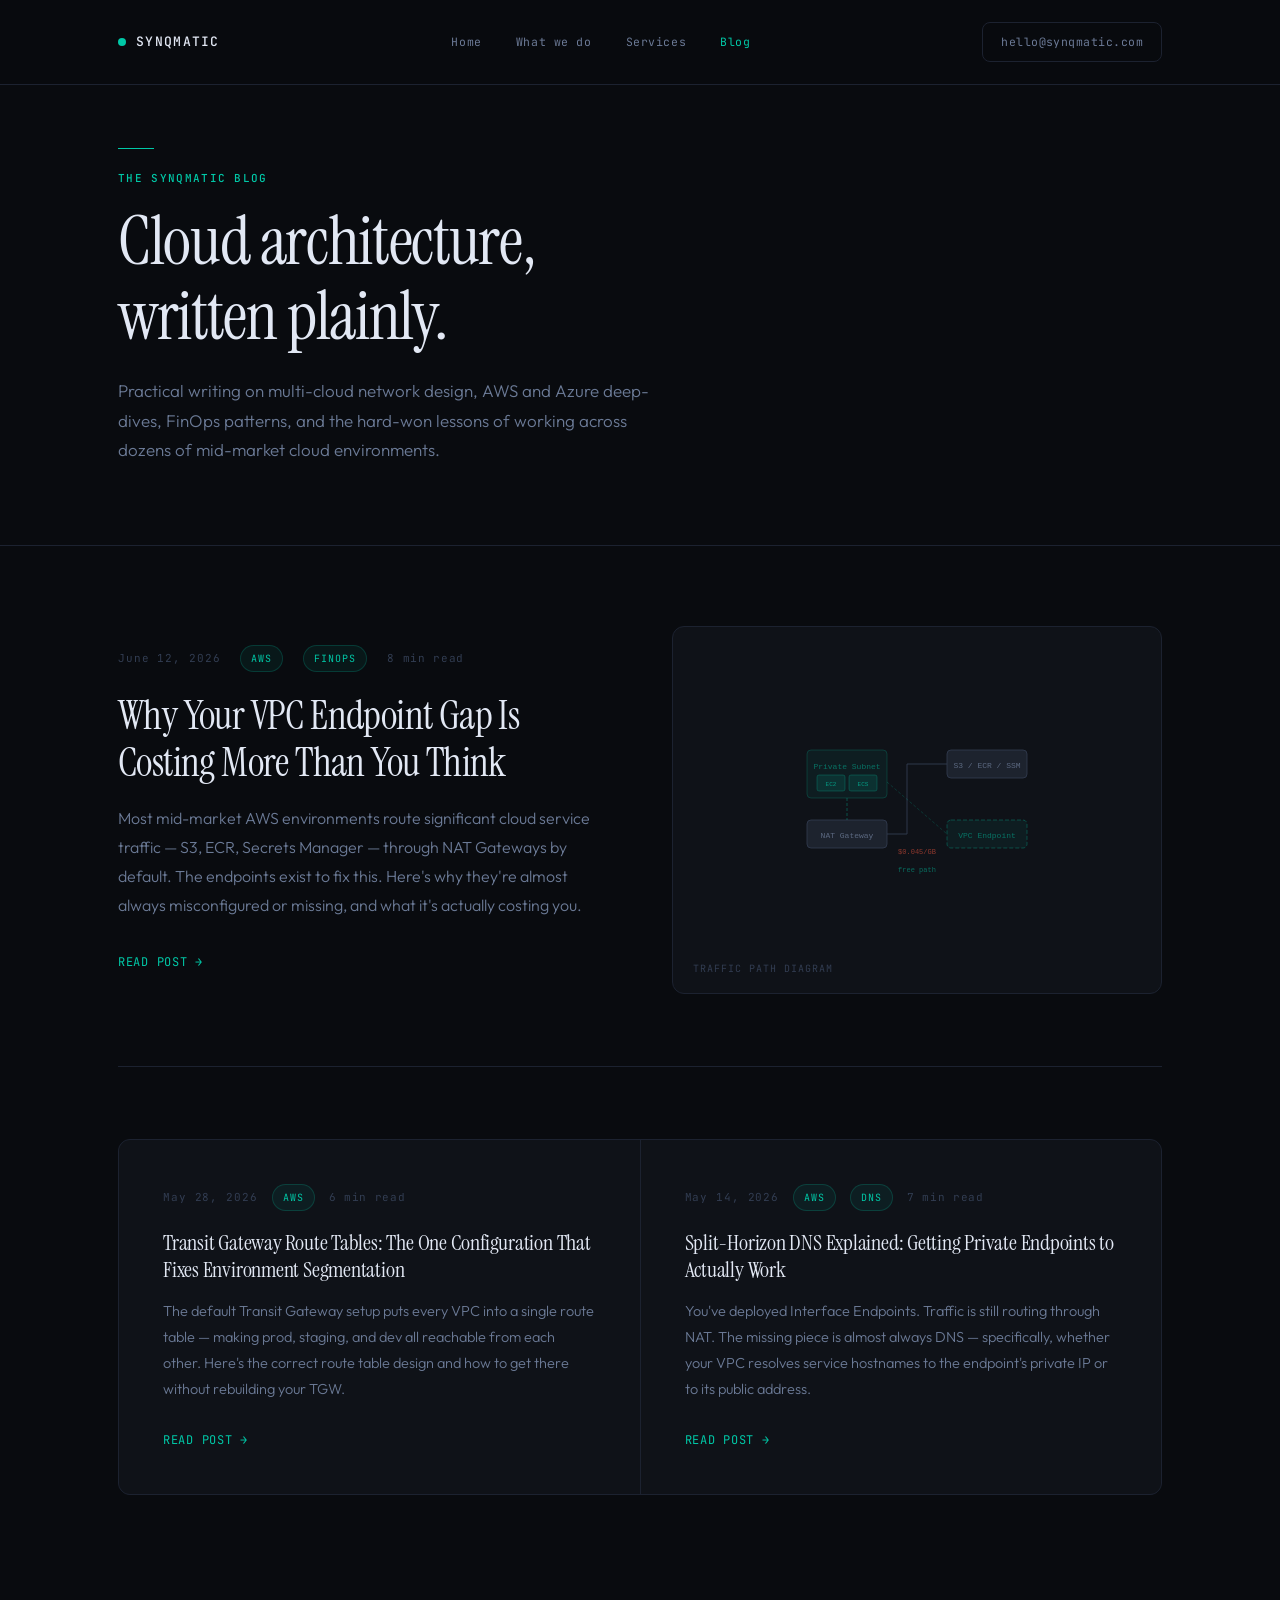
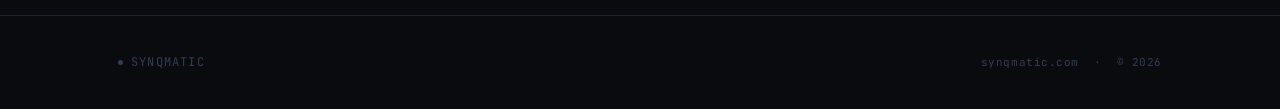
<file: archive/blog.html>
<!DOCTYPE html>
<html lang="en">
<head>
  <meta charset="UTF-8">
  <meta name="viewport" content="width=device-width, initial-scale=1.0">
  <title>Blog — Synqmatic</title>
  <meta name="description" content="Cloud architecture writing from Synqmatic. Network design, AWS and Azure deep-dives, FinOps, and the hard-won lessons of working with mid-market cloud environments.">
  <link rel="preconnect" href="https://fonts.googleapis.com">
  <link rel="preconnect" href="https://fonts.gstatic.com" crossorigin>
  <link href="https://fonts.googleapis.com/css2?family=Instrument+Serif:ital@0;1&family=Outfit:wght@300;400;500;600&family=JetBrains+Mono:wght@400;500&display=swap" rel="stylesheet">
  <style>
    *, *::before, *::after { box-sizing: border-box; margin: 0; padding: 0; }

    :root {
      --bg:         #090B0F;
      --surface:    #0F1218;
      --surface2:   #151A23;
      --border:     #1C2230;
      --text:       #E2E8F4;
      --text-mid:   #6B7A96;
      --text-dim:   #323D52;
      --accent:     #00C8A7;
      --accent-bg:  rgba(0,200,167,.07);
      --accent-bdr: rgba(0,200,167,.2);
      --r:          8px;
      --max:        1140px;
      --ease:       cubic-bezier(.16,1,.3,1);
    }

    html { scroll-behavior: smooth; }

    body {
      background: var(--bg);
      color: var(--text);
      font-family: 'Outfit', sans-serif;
      font-size: 16px;
      line-height: 1.7;
      overflow-x: hidden;
      -webkit-font-smoothing: antialiased;
    }

    a { color: inherit; text-decoration: none; }
    p { font-weight: 300; }

    .label {
      font-family: 'JetBrains Mono', monospace;
      font-size: 11px;
      font-weight: 500;
      letter-spacing: .12em;
      text-transform: uppercase;
      color: var(--accent);
    }

    .wrap {
      max-width: var(--max);
      margin: 0 auto;
      padding: 0 48px;
    }

    /* ── NAV ── */
    nav {
      position: fixed;
      top: 0; left: 0; right: 0;
      z-index: 100;
      padding: 22px 0;
      background: rgba(9,11,15,.9);
      border-bottom: 1px solid var(--border);
      backdrop-filter: blur(14px);
      -webkit-backdrop-filter: blur(14px);
    }
    .nav-row {
      max-width: var(--max);
      margin: 0 auto;
      padding: 0 48px;
      display: flex;
      align-items: center;
      justify-content: space-between;
    }
    .nav-logo {
      display: flex;
      align-items: center;
      gap: 10px;
      font-family: 'JetBrains Mono', monospace;
      font-size: 13px;
      font-weight: 500;
      letter-spacing: .1em;
      color: var(--text);
    }
    .logo-node {
      width: 8px; height: 8px;
      background: var(--accent);
      border-radius: 50%;
      animation: glow 2.8s ease-in-out infinite;
    }
    @keyframes glow {
      0%,100% { opacity:1; box-shadow:0 0 0 0 rgba(0,200,167,.5); }
      50%      { opacity:.6; box-shadow:0 0 0 5px rgba(0,200,167,0); }
    }
    .nav-links {
      display: flex;
      align-items: center;
      gap: 2px;
    }
    .nav-link {
      font-family: 'JetBrains Mono', monospace;
      font-size: 11.5px;
      letter-spacing: .05em;
      color: var(--text-mid);
      padding: 8px 16px;
      border-radius: var(--r);
      transition: color .2s, background .2s;
      white-space: nowrap;
    }
    .nav-link:hover { color: var(--text); background: var(--surface2); }
    .nav-link.active { color: var(--accent); }
    .nav-contact {
      font-family: 'JetBrains Mono', monospace;
      font-size: 11.5px;
      letter-spacing: .04em;
      color: var(--text-mid);
      border: 1px solid var(--border);
      padding: 9px 18px;
      border-radius: var(--r);
      transition: color .2s, border-color .2s, background .2s;
    }
    .nav-contact:hover {
      color: var(--accent);
      border-color: var(--accent-bdr);
      background: var(--accent-bg);
    }

    /* ── BURGER ── */
    .nav-burger {
      display: none;
      flex-direction: column;
      justify-content: center;
      align-items: center;
      gap: 5px;
      width: 40px; height: 40px;
      background: transparent;
      border: 1px solid var(--border);
      border-radius: var(--r);
      cursor: pointer;
      padding: 0;
      flex-shrink: 0;
      transition: border-color .2s, background .2s;
    }
    .nav-burger:hover { border-color: var(--accent-bdr); background: var(--accent-bg); }
    .burger-line {
      display: block;
      width: 16px; height: 1.5px;
      background: var(--text-mid);
      border-radius: 2px;
      transition: transform .3s var(--ease), opacity .2s;
      transform-origin: center;
    }
    nav.menu-open .burger-line:nth-child(1) { transform: translateY(6.5px) rotate(45deg); }
    nav.menu-open .burger-line:nth-child(2) { opacity: 0; transform: scaleX(0); }
    nav.menu-open .burger-line:nth-child(3) { transform: translateY(-6.5px) rotate(-45deg); }
    .nav-mobile {
      display: none;
      overflow: hidden;
      max-height: 0;
      background: rgba(9,11,15,.96);
      border-top: 1px solid transparent;
      backdrop-filter: blur(14px);
      transition: max-height .42s var(--ease), border-color .3s;
    }
    .nav-mobile.open { max-height: 340px; border-color: var(--border); }
    .nav-mobile-inner { padding: 12px 24px 28px; display: flex; flex-direction: column; gap: 2px; }
    .nav-mobile-link {
      font-family: 'JetBrains Mono', monospace;
      font-size: 13px;
      letter-spacing: .06em;
      color: var(--text-mid);
      padding: 14px 12px;
      border-radius: var(--r);
      display: block;
      transition: color .2s, background .2s;
    }
    .nav-mobile-link:hover { color: var(--text); background: var(--surface2); }
    .nav-mobile-link.active { color: var(--accent); }
    .nav-mobile-divider { height: 1px; background: var(--border); margin: 8px 12px; }
    .nav-mobile-email {
      font-family: 'JetBrains Mono', monospace;
      font-size: 12px;
      letter-spacing: .04em;
      color: var(--accent);
      padding: 14px 12px;
      display: block;
      opacity: .85;
      transition: opacity .2s;
    }
    .nav-mobile-email:hover { opacity: 1; }

    @media (max-width: 680px) {
      .nav-links { display: none; }
      .nav-contact { display: none; }
      .nav-burger { display: flex; }
      .nav-mobile { display: block; }
    }

    /* ── BLOG HEADER ── */
    .blog-header {
      padding: 148px 0 80px;
      border-bottom: 1px solid var(--border);
    }
    .blog-header .sec-rule {
      width: 36px; height: 1px;
      background: var(--accent);
      margin-bottom: 14px;
    }
    .blog-header h1 {
      font-family: 'Instrument Serif', Georgia, serif;
      font-size: clamp(40px, 5.5vw, 68px);
      font-weight: 400;
      line-height: 1.1;
      letter-spacing: -.02em;
      margin: 14px 0 22px;
    }
    .blog-header p {
      font-size: 17px;
      color: var(--text-mid);
      max-width: 540px;
      font-weight: 300;
      line-height: 1.75;
    }

    /* ── POSTS ── */
    .posts-section { padding: 80px 0 120px; }

    /* Featured post */
    .post-featured {
      display: grid;
      grid-template-columns: 1fr 1fr;
      gap: 64px;
      align-items: center;
      padding-bottom: 72px;
      border-bottom: 1px solid var(--border);
      margin-bottom: 72px;
    }
    .post-featured-meta { display: flex; align-items: center; gap: 20px; margin-bottom: 20px; flex-wrap: wrap; }
    .post-date {
      font-family: 'JetBrains Mono', monospace;
      font-size: 11px;
      letter-spacing: .08em;
      color: var(--text-dim);
    }
    .post-tag {
      font-family: 'JetBrains Mono', monospace;
      font-size: 10px;
      letter-spacing: .1em;
      text-transform: uppercase;
      color: var(--accent);
      background: var(--accent-bg);
      border: 1px solid var(--accent-bdr);
      padding: 4px 10px;
      border-radius: 20px;
    }
    .post-read {
      font-family: 'JetBrains Mono', monospace;
      font-size: 11px;
      letter-spacing: .06em;
      color: var(--text-dim);
    }
    .post-featured-copy h2 {
      font-family: 'Instrument Serif', Georgia, serif;
      font-size: clamp(26px, 3.2vw, 40px);
      font-weight: 400;
      line-height: 1.18;
      letter-spacing: -.015em;
      color: var(--text);
      margin-bottom: 18px;
    }
    .post-featured-copy p {
      font-size: 16px;
      color: var(--text-mid);
      line-height: 1.8;
      margin-bottom: 28px;
    }
    .post-link {
      display: inline-flex;
      align-items: center;
      gap: 10px;
      font-family: 'JetBrains Mono', monospace;
      font-size: 12px;
      letter-spacing: .06em;
      text-transform: uppercase;
      color: var(--accent);
      transition: gap .2s;
    }
    .post-link:hover { gap: 16px; }
    .post-featured-visual {
      background: var(--surface);
      border: 1px solid var(--border);
      border-radius: 12px;
      aspect-ratio: 4/3;
      display: flex;
      align-items: center;
      justify-content: center;
      overflow: hidden;
      position: relative;
    }
    .post-visual-label {
      font-family: 'JetBrains Mono', monospace;
      font-size: 10px;
      letter-spacing: .1em;
      text-transform: uppercase;
      color: var(--text-dim);
      position: absolute;
      bottom: 16px;
      left: 20px;
    }

    /* Post grid */
    .posts-grid {
      display: grid;
      grid-template-columns: repeat(2, 1fr);
      gap: 1px;
      background: var(--border);
      border: 1px solid var(--border);
      border-radius: 12px;
      overflow: hidden;
    }
    .post-card {
      background: var(--surface);
      padding: 44px 44px;
      display: flex;
      flex-direction: column;
      transition: background .25s;
      position: relative;
    }
    .post-card:hover { background: var(--surface2); }
    .post-card-bar {
      position: absolute;
      top: 0; left: 0; right: 0;
      height: 2px;
      background: var(--accent);
      transform: scaleX(0);
      transform-origin: left;
      transition: transform .35s var(--ease);
    }
    .post-card:hover .post-card-bar { transform: scaleX(1); }
    .post-card-meta { display: flex; align-items: center; gap: 14px; margin-bottom: 18px; flex-wrap: wrap; }
    .post-card h3 {
      font-family: 'Instrument Serif', Georgia, serif;
      font-size: 22px;
      font-weight: 400;
      line-height: 1.25;
      letter-spacing: -.01em;
      color: var(--text);
      margin-bottom: 14px;
      flex: 1;
    }
    .post-card p {
      font-size: 14.5px;
      color: var(--text-mid);
      line-height: 1.8;
      margin-bottom: 28px;
      flex: 1;
    }

    /* ── SCROLL ANIMATIONS ── */
    .fi {
      opacity: 0;
      transform: translateY(20px);
      transition: opacity .7s var(--ease), transform .7s var(--ease);
    }
    .fi.in { opacity:1; transform:translateY(0); }
    .d1 { transition-delay:.08s; }
    .d2 { transition-delay:.16s; }

    /* ── FOOTER ── */
    footer {
      border-top: 1px solid var(--border);
      padding: 36px 0;
    }
    .footer-row {
      max-width: var(--max);
      margin: 0 auto;
      padding: 0 48px;
      display: flex;
      align-items: center;
      justify-content: space-between;
      flex-wrap: wrap;
      gap: 12px;
    }
    .footer-logo {
      font-family: 'JetBrains Mono', monospace;
      font-size: 12px;
      letter-spacing: .1em;
      color: var(--text-dim);
      display: flex;
      align-items: center;
      gap: 8px;
    }
    .footer-logo .dot { width:5px; height:5px; background:var(--text-dim); border-radius:50%; }
    .footer-copy { font-family: 'JetBrains Mono', monospace; font-size: 11px; color: var(--text-dim); letter-spacing: .05em; }

    @media (max-width: 900px) {
      .post-featured { grid-template-columns: 1fr; gap: 40px; }
      .post-featured-visual { display: none; }
    }
    @media (max-width: 760px) {
      .wrap, .nav-row, .footer-row { padding-left: 24px; padding-right: 24px; }
      .posts-grid { grid-template-columns: 1fr; }
      .post-card { padding: 36px 28px; }
      .blog-header { padding-top: 120px; }
    }
  </style>
</head>
<body>

  <!-- NAV -->
  <nav id="nav">
    <div class="nav-row">
      <a href="synqmatic.html" class="nav-logo">
        <span class="logo-node" aria-hidden="true"></span>
        SYNQMATIC
      </a>
      <div class="nav-links" role="navigation" aria-label="Site navigation">
        <a href="synqmatic.html" class="nav-link">Home</a>
        <a href="synqmatic.html#what-we-do" class="nav-link">What we do</a>
        <a href="synqmatic.html#services" class="nav-link">Services</a>
        <a href="blog.html" class="nav-link active">Blog</a>
      </div>
      <a href="synqmatic.html#cta" class="nav-contact">hello@synqmatic.com</a>
      <button class="nav-burger" id="nav-burger" aria-label="Open navigation menu" aria-expanded="false" aria-controls="nav-mobile">
        <span class="burger-line"></span>
        <span class="burger-line"></span>
        <span class="burger-line"></span>
      </button>
    </div>
    <div class="nav-mobile" id="nav-mobile" aria-hidden="true">
      <div class="nav-mobile-inner">
        <a href="synqmatic.html" class="nav-mobile-link">Home</a>
        <a href="synqmatic.html#what-we-do" class="nav-mobile-link">What we do</a>
        <a href="synqmatic.html#services" class="nav-mobile-link">Services</a>
        <a href="blog.html" class="nav-mobile-link active">Blog</a>
        <div class="nav-mobile-divider" aria-hidden="true"></div>
        <a href="synqmatic.html#cta" class="nav-mobile-email">hello@synqmatic.com</a>
      </div>
    </div>
  </nav>

  <!-- BLOG HEADER -->
  <header class="blog-header">
    <div class="wrap">
      <div class="sec-rule" aria-hidden="true"></div>
      <span class="label">The Synqmatic Blog</span>
      <h1>Cloud architecture,<br>written plainly.</h1>
      <p>Practical writing on multi-cloud network design, AWS and Azure deep-dives, FinOps patterns, and the hard-won lessons of working across dozens of mid-market cloud environments.</p>
    </div>
  </header>

  <!-- POSTS -->
  <main class="posts-section">
    <div class="wrap">

      <!-- FEATURED POST -->
      <article class="post-featured fi">
        <div class="post-featured-copy">
          <div class="post-featured-meta">
            <span class="post-date">June 12, 2026</span>
            <span class="post-tag">AWS</span>
            <span class="post-tag">FinOps</span>
            <span class="post-read">8 min read</span>
          </div>
          <h2>Why Your VPC Endpoint Gap Is Costing More Than You Think</h2>
          <p>Most mid-market AWS environments route significant cloud service traffic — S3, ECR, Secrets Manager — through NAT Gateways by default. The endpoints exist to fix this. Here's why they're almost always misconfigured or missing, and what it's actually costing you.</p>
          <a href="blog-post-template.html" class="post-link">Read post →</a>
        </div>
        <div class="post-featured-visual" aria-hidden="true">
          <svg width="260" height="180" viewBox="0 0 260 180" fill="none" xmlns="http://www.w3.org/2000/svg">
            <rect x="20" y="30" width="80" height="48" rx="4" fill="rgba(0,200,167,.06)" stroke="rgba(0,200,167,.2)" stroke-width="1"/>
            <text x="60" y="49" font-family="monospace" font-size="8" fill="rgba(0,200,167,.5)" text-anchor="middle">Private Subnet</text>
            <rect x="30" y="55" width="28" height="16" rx="2" fill="rgba(0,200,167,.12)" stroke="rgba(0,200,167,.3)" stroke-width=".8"/>
            <text x="44" y="66" font-family="monospace" font-size="6" fill="rgba(0,200,167,.7)" text-anchor="middle">EC2</text>
            <rect x="62" y="55" width="28" height="16" rx="2" fill="rgba(0,200,167,.12)" stroke="rgba(0,200,167,.3)" stroke-width=".8"/>
            <text x="76" y="66" font-family="monospace" font-size="6" fill="rgba(0,200,167,.7)" text-anchor="middle">ECS</text>
            <rect x="20" y="100" width="80" height="28" rx="4" fill="rgba(50,61,82,.4)" stroke="rgba(50,61,82,.8)" stroke-width="1"/>
            <text x="60" y="118" font-family="monospace" font-size="8" fill="rgba(107,122,150,.8)" text-anchor="middle">NAT Gateway</text>
            <line x1="60" y1="78" x2="60" y2="100" stroke="rgba(0,200,167,.35)" stroke-width="1" stroke-dasharray="3,2"/>
            <rect x="160" y="30" width="80" height="28" rx="4" fill="rgba(50,61,82,.4)" stroke="rgba(50,61,82,.8)" stroke-width="1"/>
            <text x="200" y="48" font-family="monospace" font-size="8" fill="rgba(107,122,150,.8)" text-anchor="middle">S3 / ECR / SSM</text>
            <line x1="100" y1="114" x2="120" y2="114" stroke="rgba(50,61,82,.9)" stroke-width="1"/>
            <line x1="120" y1="114" x2="120" y2="44" stroke="rgba(50,61,82,.9)" stroke-width="1"/>
            <line x1="120" y1="44" x2="160" y2="44" stroke="rgba(50,61,82,.9)" stroke-width="1"/>
            <text x="130" y="134" font-family="monospace" font-size="7" fill="rgba(229,82,60,.6)" text-anchor="middle">$0.045/GB</text>
            <rect x="160" y="100" width="80" height="28" rx="4" fill="rgba(0,200,167,.06)" stroke="rgba(0,200,167,.3)" stroke-width="1" stroke-dasharray="4,2"/>
            <text x="200" y="118" font-family="monospace" font-size="8" fill="rgba(0,200,167,.5)" text-anchor="middle">VPC Endpoint</text>
            <line x1="100" y1="62" x2="160" y2="114" stroke="rgba(0,200,167,.2)" stroke-width="1" stroke-dasharray="3,2"/>
            <text x="130" y="152" font-family="monospace" font-size="7" fill="rgba(0,200,167,.5)" text-anchor="middle">free path</text>
          </svg>
          <span class="post-visual-label">Traffic path diagram</span>
        </div>
      </article>

      <!-- POST GRID -->
      <div class="posts-grid">
        <article class="post-card fi">
          <div class="post-card-bar" aria-hidden="true"></div>
          <div class="post-card-meta">
            <span class="post-date">May 28, 2026</span>
            <span class="post-tag">AWS</span>
            <span class="post-read">6 min read</span>
          </div>
          <h3>Transit Gateway Route Tables: The One Configuration That Fixes Environment Segmentation</h3>
          <p>The default Transit Gateway setup puts every VPC into a single route table — making prod, staging, and dev all reachable from each other. Here's the correct route table design and how to get there without rebuilding your TGW.</p>
          <a href="blog-post-template.html" class="post-link">Read post →</a>
        </article>

        <article class="post-card fi d1">
          <div class="post-card-bar" aria-hidden="true"></div>
          <div class="post-card-meta">
            <span class="post-date">May 14, 2026</span>
            <span class="post-tag">AWS</span>
            <span class="post-tag">DNS</span>
            <span class="post-read">7 min read</span>
          </div>
          <h3>Split-Horizon DNS Explained: Getting Private Endpoints to Actually Work</h3>
          <p>You've deployed Interface Endpoints. Traffic is still routing through NAT. The missing piece is almost always DNS — specifically, whether your VPC resolves service hostnames to the endpoint's private IP or to its public address.</p>
          <a href="blog-post-template.html" class="post-link">Read post →</a>
        </article>
      </div>

    </div>
  </main>

  <!-- FOOTER -->
  <footer>
    <div class="footer-row">
      <div class="footer-logo">
        <span class="dot" aria-hidden="true"></span>
        SYNQMATIC
      </div>
      <div class="footer-copy">synqmatic.com &nbsp;·&nbsp; © 2026</div>
    </div>
  </footer>

  <script>
    (function () {
      const nav      = document.getElementById('nav');
      const burger   = document.getElementById('nav-burger');
      const mobile   = document.getElementById('nav-mobile');

      function closeMenu() {
        nav.classList.remove('menu-open');
        mobile.classList.remove('open');
        mobile.setAttribute('aria-hidden', 'true');
        burger.setAttribute('aria-expanded', 'false');
        burger.setAttribute('aria-label', 'Open navigation menu');
      }
      function toggleMenu() {
        const open = mobile.classList.contains('open');
        if (open) { closeMenu(); return; }
        nav.classList.add('menu-open');
        mobile.classList.add('open');
        mobile.setAttribute('aria-hidden', 'false');
        burger.setAttribute('aria-expanded', 'true');
        burger.setAttribute('aria-label', 'Close navigation menu');
      }

      burger.addEventListener('click', toggleMenu);
      document.querySelectorAll('.nav-mobile-link, .nav-mobile-email').forEach(l => l.addEventListener('click', closeMenu));
      window.addEventListener('scroll', closeMenu, { passive: true });

      const io = new IntersectionObserver(entries => {
        entries.forEach(e => { if (e.isIntersecting) { e.target.classList.add('in'); io.unobserve(e.target); } });
      }, { threshold: 0.1 });
      document.querySelectorAll('.fi').forEach(el => io.observe(el));
    })();
  </script>
</body>
</html>
</file>
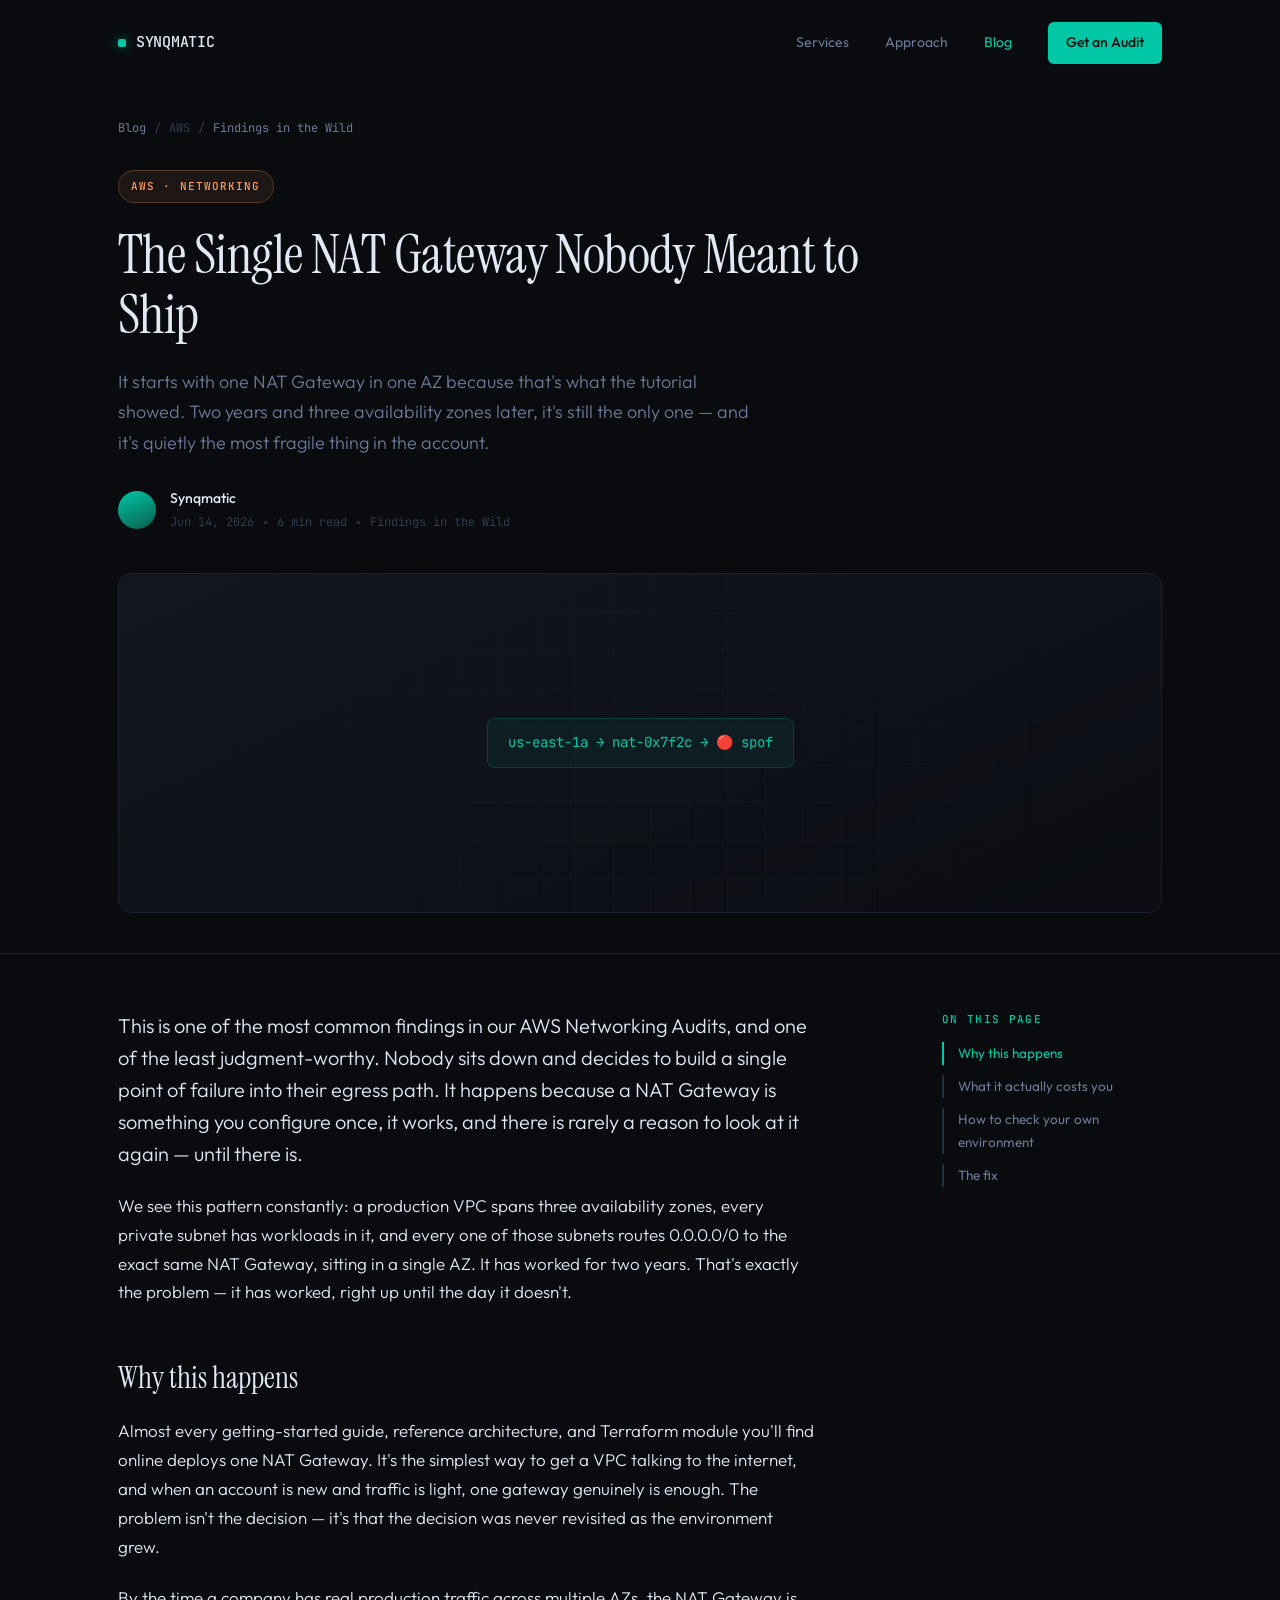
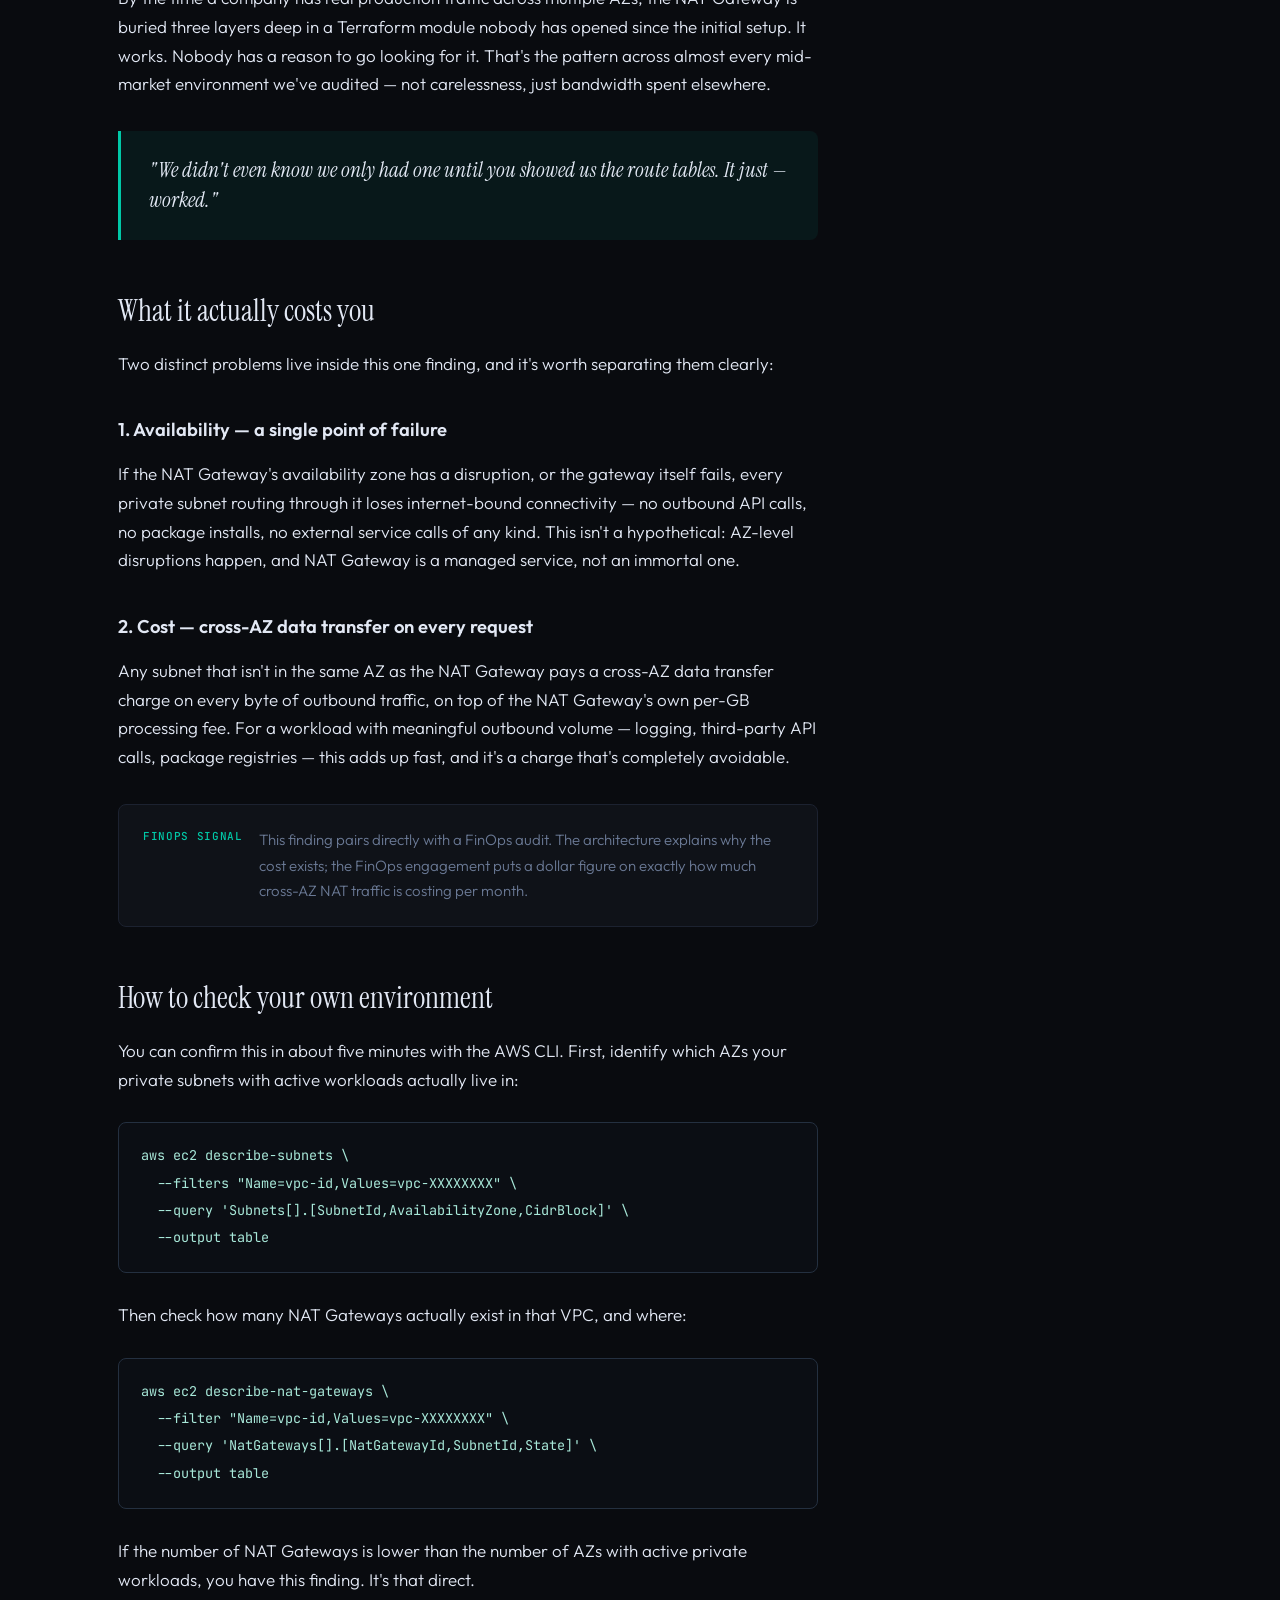
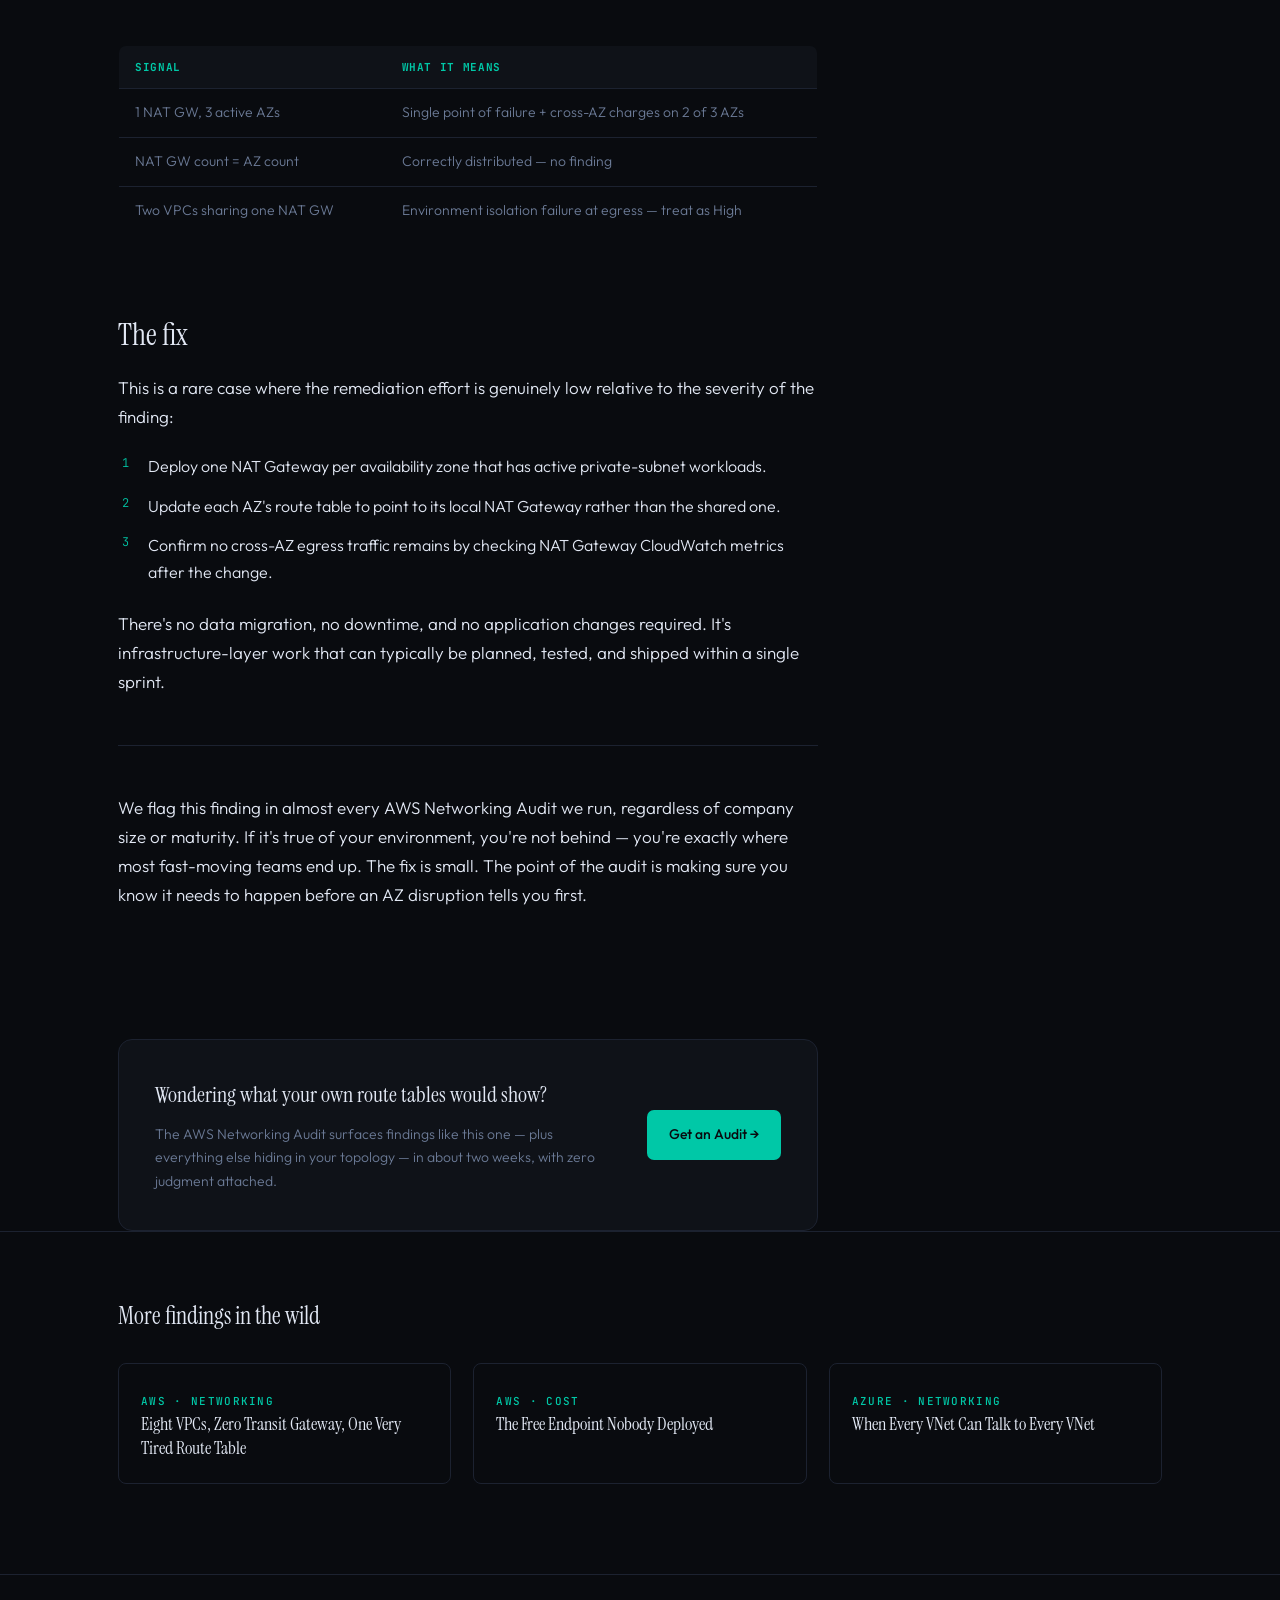
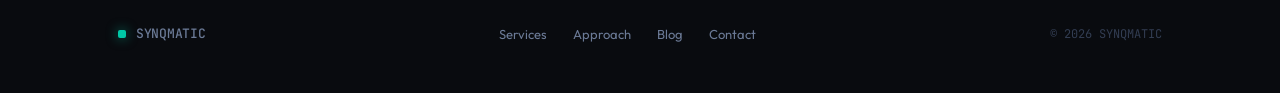
<file: blog/blog-post-template.html>
<!DOCTYPE html>
<html lang="en">
<head>
<meta charset="UTF-8">
<meta name="viewport" content="width=device-width, initial-scale=1.0, viewport-fit=cover">
<title>The Single NAT Gateway Nobody Meant to Ship — Synqmatic</title>
<meta name="description" content="It starts with one NAT Gateway in one AZ because that's what the tutorial showed. Two years and three availability zones later, it's still the only one.">
<link rel="preconnect" href="https://fonts.googleapis.com">
<link rel="preconnect" href="https://fonts.gstatic.com" crossorigin>
<link href="https://fonts.googleapis.com/css2?family=Instrument+Serif:ital@0;1&family=Outfit:wght@300;400;500;600&family=JetBrains+Mono:wght@400;500&display=swap" rel="stylesheet">
<style>
  *, *::before, *::after { box-sizing: border-box; margin: 0; padding: 0; }

  :root {
    --bg:          #090B0F;
    --surface:     #0F1218;
    --surface2:    #151A23;
    --border:      #1C2230;
    --border-mid:  #243040;
    --text:        #E2E8F4;
    --text-mid:    #6B7A96;
    --text-dim:    #323D52;
    --accent:      #00C8A7;
    --accent-bg:   rgba(0,200,167,.07);
    --accent-bdr:  rgba(0,200,167,.2);
    --r:           8px;
    --max:         1140px;
    --ease:        cubic-bezier(.16,1,.3,1);
  }

  html { scroll-behavior: smooth; }

  body {
    background: var(--bg);
    color: var(--text);
    font-family: 'Outfit', sans-serif;
    font-size: 16px;
    line-height: 1.7;
    overflow-x: hidden;
    -webkit-font-smoothing: antialiased;
  }

  a { color: inherit; text-decoration: none; }
  p { font-weight: 300; }
  ul, ol { list-style: none; }

  .label {
    font-family: 'JetBrains Mono', monospace;
    font-size: 11px;
    font-weight: 500;
    letter-spacing: .12em;
    text-transform: uppercase;
    color: var(--accent);
  }

  .wrap {
    max-width: var(--max);
    margin: 0 auto;
    padding: 0 48px;
  }
  @media (max-width: 760px) { .wrap { padding: 0 20px; } }

  /* ══ NAV (identical to blog.html) ══ */
  nav {
    position: fixed;
    top: 0; left: 0; right: 0;
    z-index: 200;
    padding: 22px 0;
    transition: background .3s, border-color .3s;
    border-bottom: 1px solid transparent;
  }
  nav.scrolled {
    background: rgba(9,11,15,.9);
    border-color: var(--border);
    backdrop-filter: blur(14px);
    -webkit-backdrop-filter: blur(14px);
  }
  .nav-row {
    max-width: var(--max);
    margin: 0 auto;
    padding: 0 48px;
    display: flex;
    align-items: center;
    justify-content: space-between;
  }
  @media (max-width: 760px) { .nav-row { padding: 0 20px; } }

  .nav-logo {
    display: flex; align-items: center; gap: 10px;
    font-family: 'JetBrains Mono', monospace;
    font-size: 15px; font-weight: 500; letter-spacing: -.02em;
  }
  .nav-logo .dot {
    width: 8px; height: 8px; border-radius: 2px;
    background: var(--accent);
    box-shadow: 0 0 12px rgba(0,200,167,.6);
    flex-shrink: 0;
  }
  .nav-links { display: flex; align-items: center; gap: 36px; }
  .nav-links a { font-size: 14px; font-weight: 400; color: var(--text-mid); transition: color .2s; }
  .nav-links a:hover { color: var(--text); }
  .nav-links a.active { color: var(--accent); }
  .nav-links .nav-cta {
    color: var(--bg); background: var(--accent);
    padding: 9px 18px; border-radius: 6px; font-weight: 500;
  }
  .nav-links .nav-cta:hover { color: var(--bg); opacity: .88; }

  .nav-burger {
    display: none; flex-direction: column; gap: 5px;
    background: none; border: none; cursor: pointer; padding: 8px; z-index: 210;
  }
  .nav-burger span { width: 22px; height: 2px; background: var(--text); border-radius: 2px; transition: transform .25s var(--ease), opacity .25s var(--ease); }
  .nav-burger.open span:nth-child(1) { transform: translateY(7px) rotate(45deg); }
  .nav-burger.open span:nth-child(2) { opacity: 0; }
  .nav-burger.open span:nth-child(3) { transform: translateY(-7px) rotate(-45deg); }

  @media (max-width: 760px) {
    .nav-links {
      position: fixed; inset: 0; background: var(--bg);
      flex-direction: column; justify-content: center; gap: 28px;
      transform: translateX(100%); transition: transform .35s var(--ease);
    }
    .nav-links.open { transform: translateX(0); }
    .nav-links a { font-size: 20px; }
    .nav-links .nav-cta { margin-top: 8px; }
    .nav-burger { display: flex; }
  }

  /* ══ BREADCRUMB ══ */
  .breadcrumb {
    padding: 118px 0 0;
  }
  .breadcrumb .wrap {
    display: flex; align-items: center; gap: 8px;
    font-family: 'JetBrains Mono', monospace;
    font-size: 12px; color: var(--text-dim);
  }
  .breadcrumb a { color: var(--text-mid); }
  .breadcrumb a:hover { color: var(--accent); }
  @media (max-width: 760px) { .breadcrumb { padding-top: 96px; } }

  /* ══ ARTICLE HEADER ══ */
  .article-header {
    padding: 32px 0 40px;
    border-bottom: 1px solid var(--border);
  }
  .article-header .cat-tag {
    display: inline-block;
    font-family: 'JetBrains Mono', monospace;
    font-size: 11px; font-weight: 500; letter-spacing: .1em; text-transform: uppercase;
    color: #FF9E5E;
    background: rgba(255,158,94,.08);
    border: 1px solid rgba(255,158,94,.25);
    padding: 6px 12px;
    border-radius: 20px;
    margin-bottom: 22px;
  }
  .article-header h1 {
    font-family: 'Instrument Serif', serif;
    font-weight: 400;
    font-size: clamp(2.2rem, 5.4vw, 3.4rem);
    line-height: 1.1;
    letter-spacing: -.01em;
    max-width: 820px;
    margin-bottom: 22px;
  }
  .article-header .dek {
    max-width: 640px;
    font-size: 18px;
    color: var(--text-mid);
    font-weight: 300;
    margin-bottom: 28px;
  }
  .byline {
    display: flex;
    align-items: center;
    gap: 14px;
  }
  .byline .avatar {
    width: 38px; height: 38px;
    border-radius: 50%;
    background: linear-gradient(155deg, var(--accent), #0A5D4D);
    flex-shrink: 0;
  }
  .byline .who { font-size: 14px; font-weight: 500; }
  .byline .meta {
    font-family: 'JetBrains Mono', monospace;
    font-size: 12px; color: var(--text-dim);
    display: flex; align-items: center; gap: 10px;
    margin-top: 2px;
  }
  .byline .sep { width: 3px; height: 3px; border-radius: 50%; background: var(--text-dim); }

  /* ══ HERO IMAGE PLACEHOLDER ══ */
  .article-hero-media {
    margin-top: 40px;
    height: 340px;
    border-radius: 14px;
    border: 1px solid var(--border);
    position: relative;
    overflow: hidden;
    background: linear-gradient(155deg, #12161F 0%, #0B0D12 100%);
    display: flex; align-items: center; justify-content: center;
  }
  .article-hero-media::before {
    content: '';
    position: absolute; inset: 0;
    background-image:
      linear-gradient(var(--border) 1px, transparent 1px),
      linear-gradient(90deg, var(--border) 1px, transparent 1px);
    background-size: 38px 38px;
    opacity: .35;
    mask-image: radial-gradient(circle at 50% 50%, black 15%, transparent 75%);
  }
  .article-hero-media .mono-tag {
    position: relative;
    font-family: 'JetBrains Mono', monospace;
    font-size: 14px; color: var(--accent);
    border: 1px solid var(--accent-bdr);
    background: var(--accent-bg);
    padding: 12px 20px;
    border-radius: 8px;
  }
  @media (max-width: 760px) { .article-hero-media { height: 200px; margin-top: 28px; } }

  /* ══ ARTICLE BODY ══ */
  .article-layout {
    display: grid;
    grid-template-columns: 1fr 220px;
    gap: 64px;
    padding: 56px 0 100px;
  }
  @media (max-width: 900px) {
    .article-layout { grid-template-columns: 1fr; gap: 0; padding-bottom: 70px; }
  }

  .article-body { max-width: 700px; }

  .article-body p { margin-bottom: 22px; font-size: 17px; color: var(--text); }
  .article-body p.lead {
    font-size: 20px;
    color: var(--text);
    font-weight: 300;
    line-height: 1.6;
  }

  .article-body h2 {
    font-family: 'Instrument Serif', serif;
    font-weight: 400;
    font-size: 1.9rem;
    margin: 52px 0 20px;
    line-height: 1.25;
  }
  .article-body h3 {
    font-family: 'Outfit', sans-serif;
    font-weight: 600;
    font-size: 1.15rem;
    margin: 36px 0 14px;
    color: var(--text);
  }

  .article-body ul,
  .article-body ol {
    margin: 0 0 24px;
    padding-left: 4px;
  }
  .article-body ul li, .article-body ol li {
    position: relative;
    padding-left: 26px;
    margin-bottom: 12px;
    font-size: 16px;
    color: var(--text);
    font-weight: 300;
  }
  .article-body ul li::before {
    content: '';
    position: absolute;
    left: 4px; top: 10px;
    width: 6px; height: 6px;
    border-radius: 1px;
    background: var(--accent);
  }
  .article-body ol { counter-reset: step; }
  .article-body ol li { counter-increment: step; }
  .article-body ol li::before {
    content: counter(step);
    position: absolute;
    left: 0; top: 0;
    font-family: 'JetBrains Mono', monospace;
    font-size: 12px;
    color: var(--accent);
  }

  .article-body blockquote {
    margin: 32px 0;
    padding: 24px 28px;
    border-left: 3px solid var(--accent);
    background: var(--accent-bg);
    border-radius: 0 var(--r) var(--r) 0;
  }
  .article-body blockquote p {
    font-family: 'Instrument Serif', serif;
    font-style: italic;
    font-size: 1.3rem;
    color: var(--text);
    margin-bottom: 0;
    line-height: 1.45;
  }

  .article-body pre {
    background: #0B0E14;
    border: 1px solid var(--border-mid);
    border-radius: var(--r);
    padding: 20px 22px;
    overflow-x: auto;
    margin: 28px 0;
    -webkit-overflow-scrolling: touch;
  }
  .article-body code {
    font-family: 'JetBrains Mono', monospace;
    font-size: 13.5px;
    line-height: 1.65;
    color: #A8E8D9;
    white-space: pre;
  }
  .article-body p code, .article-body li code {
    font-family: 'JetBrains Mono', monospace;
    font-size: 14px;
    background: var(--surface2);
    border: 1px solid var(--border-mid);
    padding: 2px 7px;
    border-radius: 4px;
    color: var(--accent);
    white-space: normal;
  }

  .callout {
    display: flex;
    gap: 16px;
    margin: 32px 0;
    padding: 22px 24px;
    background: var(--surface);
    border: 1px solid var(--border);
    border-radius: var(--r);
  }
  .callout .tag {
    flex-shrink: 0;
    font-family: 'JetBrains Mono', monospace;
    font-size: 11px;
    font-weight: 500;
    letter-spacing: .06em;
    text-transform: uppercase;
    color: var(--accent);
  }
  .callout p { margin-bottom: 0; font-size: 15px; color: var(--text-mid); }

  .finding-table {
    width: 100%;
    border-collapse: collapse;
    margin: 28px 0;
    font-size: 14px;
    overflow: hidden;
    border-radius: var(--r);
    border: 1px solid var(--border);
  }
  .finding-table th, .finding-table td {
    padding: 12px 16px;
    text-align: left;
    border-bottom: 1px solid var(--border);
  }
  .finding-table th {
    font-family: 'JetBrains Mono', monospace;
    font-size: 11px;
    letter-spacing: .06em;
    text-transform: uppercase;
    color: var(--accent);
    background: var(--surface);
  }
  .finding-table td { color: var(--text-mid); font-weight: 300; }
  .finding-table tr:last-child td { border-bottom: none; }
  .finding-table-wrap { overflow-x: auto; -webkit-overflow-scrolling: touch; }

  hr.div {
    border: none;
    border-top: 1px solid var(--border);
    margin: 48px 0;
  }

  /* ══ SIDEBAR (TOC) ══ */
  .toc { position: sticky; top: 100px; }
  .toc .label { display: block; margin-bottom: 14px; }
  .toc ul { display: flex; flex-direction: column; gap: 10px; }
  .toc a {
    font-size: 13.5px;
    color: var(--text-mid);
    display: block;
    padding-left: 14px;
    border-left: 2px solid var(--border-mid);
    transition: color .2s, border-color .2s;
  }
  .toc a:hover { color: var(--text); border-color: var(--text-mid); }
  .toc a.active { color: var(--accent); border-color: var(--accent); }
  @media (max-width: 900px) { .toc { display: none; } }

  /* ══ AUTHOR CTA ══ */
  .end-cta {
    max-width: 700px;
    margin-top: 8px;
    padding: 36px;
    background: var(--surface);
    border: 1px solid var(--border);
    border-radius: 14px;
    display: flex;
    align-items: center;
    gap: 24px;
  }
  .end-cta h4 {
    font-family: 'Instrument Serif', serif;
    font-weight: 400;
    font-size: 1.4rem;
    margin-bottom: 8px;
  }
  .end-cta p { font-size: 14px; color: var(--text-mid); margin-bottom: 0; }
  .end-cta .btn {
    flex-shrink: 0;
    background: var(--accent);
    color: var(--bg);
    font-weight: 500;
    font-size: 14px;
    padding: 13px 22px;
    border-radius: 7px;
    white-space: nowrap;
  }
  @media (max-width: 620px) {
    .end-cta { flex-direction: column; align-items: flex-start; padding: 26px; }
    .end-cta .btn { width: 100%; text-align: center; }
  }

  /* ══ RELATED POSTS ══ */
  .related {
    border-top: 1px solid var(--border);
    padding: 64px 0 90px;
  }
  .related h3 {
    font-family: 'Instrument Serif', serif;
    font-weight: 400;
    font-size: 1.5rem;
    margin-bottom: 26px;
  }
  .related-grid {
    display: grid;
    grid-template-columns: repeat(3, 1fr);
    gap: 22px;
  }
  @media (max-width: 900px) { .related-grid { grid-template-columns: repeat(2, 1fr); } }
  @media (max-width: 620px) { .related-grid { grid-template-columns: 1fr; } }

  .related-card {
    border: 1px solid var(--border);
    border-radius: var(--r);
    padding: 22px;
    transition: border-color .25s var(--ease), transform .25s var(--ease);
  }
  .related-card:hover { border-color: var(--border-mid); transform: translateY(-2px); }
  .related-card .label { margin-bottom: 12px; }
  .related-card h4 {
    font-family: 'Instrument Serif', serif;
    font-weight: 400;
    font-size: 1.15rem;
    line-height: 1.3;
  }

  /* ══ FOOTER ══ */
  footer { border-top: 1px solid var(--border); padding: 48px 0; }
  .footer-row { display: flex; align-items: center; justify-content: space-between; flex-wrap: wrap; gap: 16px; }
  .footer-row .nav-logo { font-size: 13px; color: var(--text-mid); }
  .footer-links { display: flex; gap: 26px; }
  .footer-links a { font-size: 13px; color: var(--text-mid); }
  .footer-links a:hover { color: var(--text); }
  .footer-copy { font-size: 12px; color: var(--text-dim); font-family: 'JetBrains Mono', monospace; }
  @media (max-width: 600px) { .footer-row { flex-direction: column; align-items: flex-start; } }
</style>
</head>
<body>

<nav id="nav">
  <div class="nav-row">
    <a href="synqmatic.html" class="nav-logo"><span class="dot"></span>SYNQMATIC</a>
    <div class="nav-links" id="navLinks">
      <a href="synqmatic.html#services">Services</a>
      <a href="synqmatic.html#approach">Approach</a>
      <a href="blog.html" class="active">Blog</a>
      <a href="synqmatic.html#contact" class="nav-cta">Get an Audit</a>
    </div>
    <button class="nav-burger" id="navBurger" aria-label="Toggle menu">
      <span></span><span></span><span></span>
    </button>
  </div>
</nav>

<div class="breadcrumb">
  <div class="wrap">
    <a href="blog.html">Blog</a><span>/</span><span>AWS</span><span>/</span><span style="color:var(--text-mid)">Findings in the Wild</span>
  </div>
</div>

<header class="article-header">
  <div class="wrap">
    <span class="cat-tag">AWS · Networking</span>
    <h1>The Single NAT Gateway Nobody Meant to Ship</h1>
    <p class="dek">It starts with one NAT Gateway in one AZ because that's what the tutorial showed. Two years and three availability zones later, it's still the only one — and it's quietly the most fragile thing in the account.</p>
    <div class="byline">
      <div class="avatar"></div>
      <div>
        <div class="who">Synqmatic</div>
        <div class="meta">Jun 14, 2026<span class="sep"></span>6 min read<span class="sep"></span>Findings in the Wild</div>
      </div>
    </div>

    <div class="article-hero-media"><span class="mono-tag">us-east-1a → nat-0x7f2c → 🔴 spof</span></div>
  </div>
</header>

<div class="wrap">
  <div class="article-layout">

    <article class="article-body">

      <p class="lead">This is one of the most common findings in our AWS Networking Audits, and one of the least judgment-worthy. Nobody sits down and decides to build a single point of failure into their egress path. It happens because a NAT Gateway is something you configure once, it works, and there is rarely a reason to look at it again — until there is.</p>

      <p>We see this pattern constantly: a production VPC spans three availability zones, every private subnet has workloads in it, and every one of those subnets routes 0.0.0.0/0 to the exact same NAT Gateway, sitting in a single AZ. It has worked for two years. That's exactly the problem — it has worked, right up until the day it doesn't.</p>

      <h2>Why this happens</h2>

      <p>Almost every getting-started guide, reference architecture, and Terraform module you'll find online deploys one NAT Gateway. It's the simplest way to get a VPC talking to the internet, and when an account is new and traffic is light, one gateway genuinely is enough. The problem isn't the decision — it's that the decision was never revisited as the environment grew.</p>

      <p>By the time a company has real production traffic across multiple AZs, the NAT Gateway is buried three layers deep in a Terraform module nobody has opened since the initial setup. It works. Nobody has a reason to go looking for it. That's the pattern across almost every mid-market environment we've audited — not carelessness, just bandwidth spent elsewhere.</p>

      <blockquote>
        <p>"We didn't even know we only had one until you showed us the route tables. It just — worked."</p>
      </blockquote>

      <h2>What it actually costs you</h2>

      <p>Two distinct problems live inside this one finding, and it's worth separating them clearly:</p>

      <h3>1. Availability — a single point of failure</h3>
      <p>If the NAT Gateway's availability zone has a disruption, or the gateway itself fails, every private subnet routing through it loses internet-bound connectivity — no outbound API calls, no package installs, no external service calls of any kind. This isn't a hypothetical: AZ-level disruptions happen, and NAT Gateway is a managed service, not an immortal one.</p>

      <h3>2. Cost — cross-AZ data transfer on every request</h3>
      <p>Any subnet that isn't in the same AZ as the NAT Gateway pays a cross-AZ data transfer charge on every byte of outbound traffic, on top of the NAT Gateway's own per-GB processing fee. For a workload with meaningful outbound volume — logging, third-party API calls, package registries — this adds up fast, and it's a charge that's completely avoidable.</p>

      <div class="callout">
        <span class="tag">Finops signal</span>
        <p>This finding pairs directly with a FinOps audit. The architecture explains why the cost exists; the FinOps engagement puts a dollar figure on exactly how much cross-AZ NAT traffic is costing per month.</p>
      </div>

      <h2>How to check your own environment</h2>

      <p>You can confirm this in about five minutes with the AWS CLI. First, identify which AZs your private subnets with active workloads actually live in:</p>

      <pre><code>aws ec2 describe-subnets \
  --filters "Name=vpc-id,Values=vpc-XXXXXXXX" \
  --query 'Subnets[].[SubnetId,AvailabilityZone,CidrBlock]' \
  --output table</code></pre>

      <p>Then check how many NAT Gateways actually exist in that VPC, and where:</p>

      <pre><code>aws ec2 describe-nat-gateways \
  --filter "Name=vpc-id,Values=vpc-XXXXXXXX" \
  --query 'NatGateways[].[NatGatewayId,SubnetId,State]' \
  --output table</code></pre>

      <p>If the number of NAT Gateways is lower than the number of AZs with active private workloads, you have this finding. It's that direct.</p>

      <div class="finding-table-wrap">
        <table class="finding-table">
          <tr><th>Signal</th><th>What it means</th></tr>
          <tr><td>1 NAT GW, 3 active AZs</td><td>Single point of failure + cross-AZ charges on 2 of 3 AZs</td></tr>
          <tr><td>NAT GW count = AZ count</td><td>Correctly distributed — no finding</td></tr>
          <tr><td>Two VPCs sharing one NAT GW</td><td>Environment isolation failure at egress — treat as High</td></tr>
        </table>
      </div>

      <h2>The fix</h2>

      <p>This is a rare case where the remediation effort is genuinely low relative to the severity of the finding:</p>

      <ol>
        <li>Deploy one NAT Gateway per availability zone that has active private-subnet workloads.</li>
        <li>Update each AZ's route table to point to its local NAT Gateway rather than the shared one.</li>
        <li>Confirm no cross-AZ egress traffic remains by checking NAT Gateway CloudWatch metrics after the change.</li>
      </ol>

      <p>There's no data migration, no downtime, and no application changes required. It's infrastructure-layer work that can typically be planned, tested, and shipped within a single sprint.</p>

      <hr class="div">

      <p>We flag this finding in almost every AWS Networking Audit we run, regardless of company size or maturity. If it's true of your environment, you're not behind — you're exactly where most fast-moving teams end up. The fix is small. The point of the audit is making sure you know it needs to happen before an AZ disruption tells you first.</p>

    </article>

    <aside class="toc">
      <span class="label">On this page</span>
      <ul>
        <li><a href="#" class="active">Why this happens</a></li>
        <li><a href="#">What it actually costs you</a></li>
        <li><a href="#">How to check your own environment</a></li>
        <li><a href="#">The fix</a></li>
      </ul>
    </aside>

  </div>

  <div class="end-cta">
    <div>
      <h4>Wondering what your own route tables would show?</h4>
      <p>The AWS Networking Audit surfaces findings like this one — plus everything else hiding in your topology — in about two weeks, with zero judgment attached.</p>
    </div>
    <a href="synqmatic.html#contact" class="btn">Get an Audit →</a>
  </div>
</div>

<section class="related">
  <div class="wrap">
    <h3>More findings in the wild</h3>
    <div class="related-grid">
      <a href="blog-post-template.html" class="related-card">
        <span class="label">AWS · Networking</span>
        <h4>Eight VPCs, Zero Transit Gateway, One Very Tired Route Table</h4>
      </a>
      <a href="blog-post-template.html" class="related-card">
        <span class="label">AWS · Cost</span>
        <h4>The Free Endpoint Nobody Deployed</h4>
      </a>
      <a href="blog-post-template.html" class="related-card">
        <span class="label">Azure · Networking</span>
        <h4>When Every VNet Can Talk to Every VNet</h4>
      </a>
    </div>
  </div>
</section>

<footer>
  <div class="wrap">
    <div class="footer-row">
      <a href="synqmatic.html" class="nav-logo"><span class="dot"></span>SYNQMATIC</a>
      <div class="footer-links">
        <a href="synqmatic.html#services">Services</a>
        <a href="synqmatic.html#approach">Approach</a>
        <a href="blog.html">Blog</a>
        <a href="synqmatic.html#contact">Contact</a>
      </div>
      <span class="footer-copy">© 2026 SYNQMATIC</span>
    </div>
  </div>
</footer>

<script>
  const nav = document.getElementById('nav');
  window.addEventListener('scroll', () => {
    nav.classList.toggle('scrolled', window.scrollY > 8);
  }, { passive: true });

  const burger = document.getElementById('navBurger');
  const navLinks = document.getElementById('navLinks');
  burger.addEventListener('click', () => {
    burger.classList.toggle('open');
    navLinks.classList.toggle('open');
  });
  navLinks.querySelectorAll('a').forEach(a => a.addEventListener('click', () => {
    burger.classList.remove('open');
    navLinks.classList.remove('open');
  }));
</script>

</body>
</html>
</file>
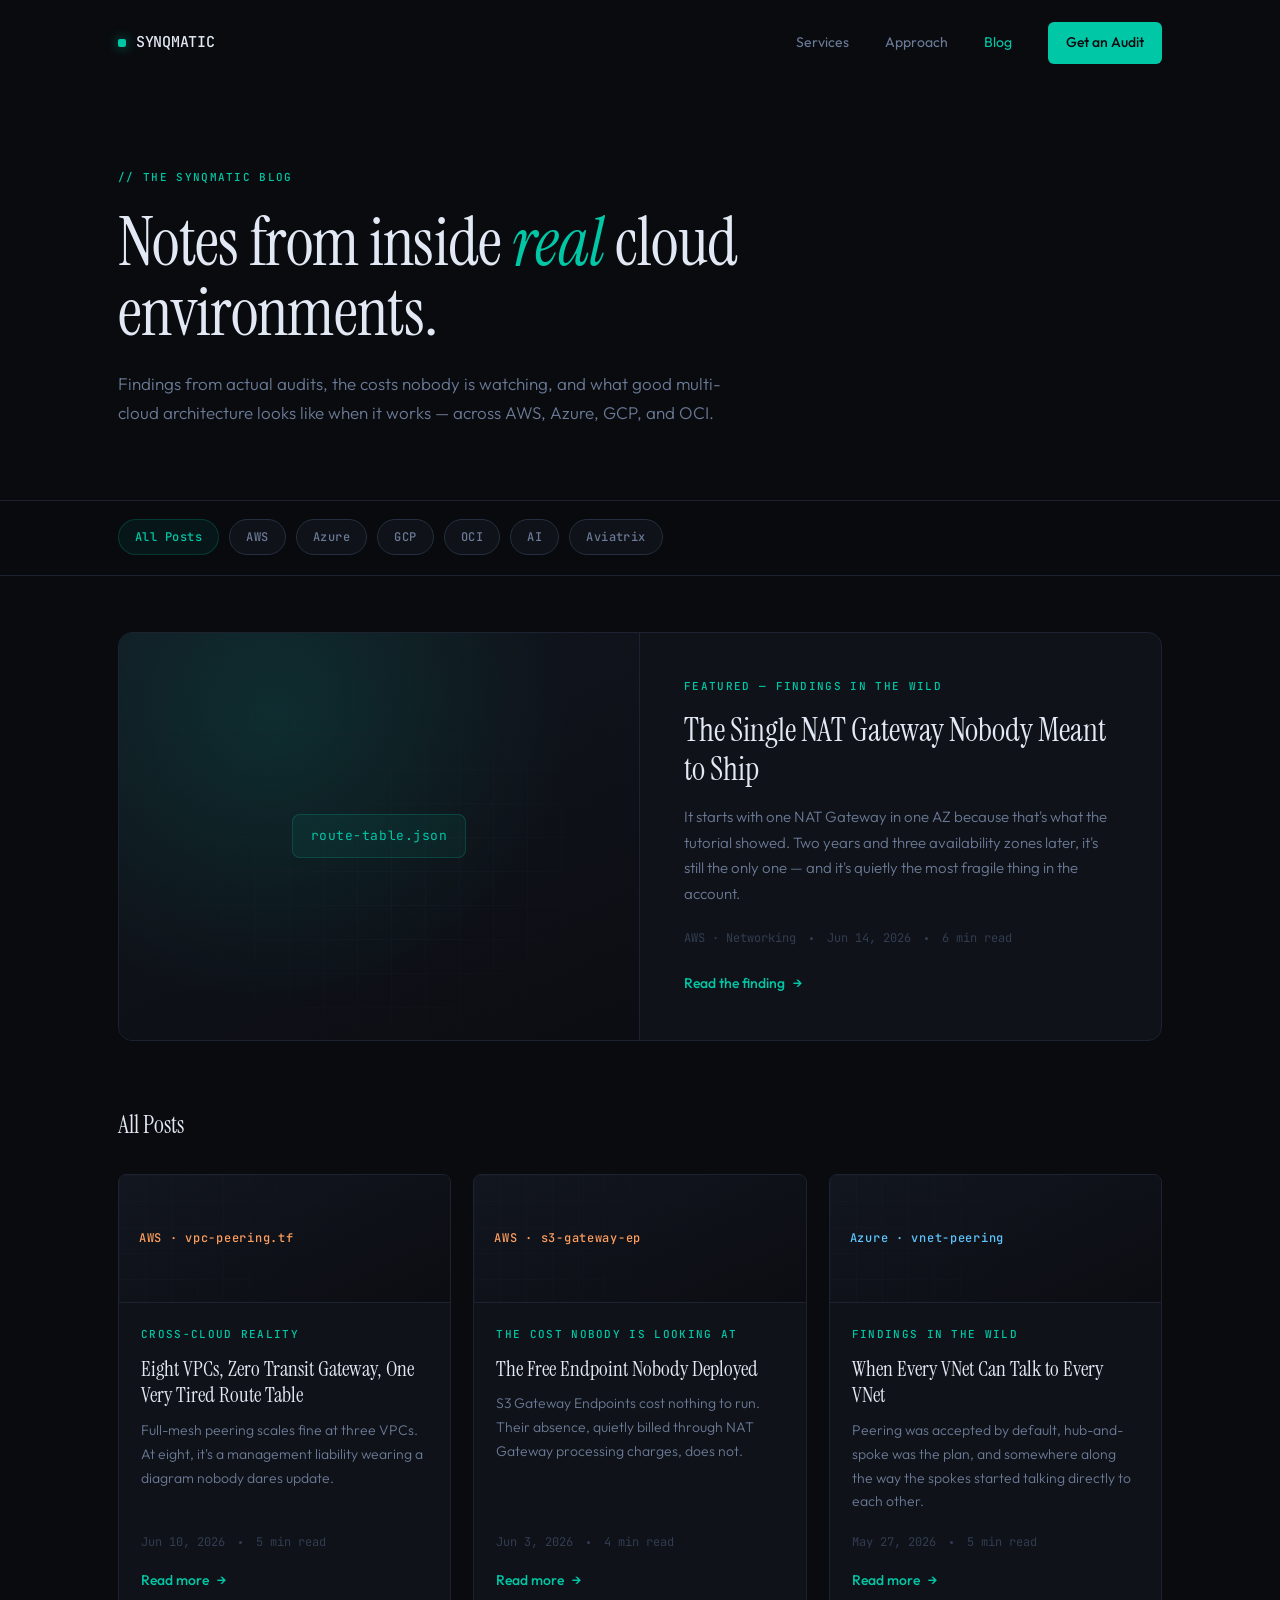
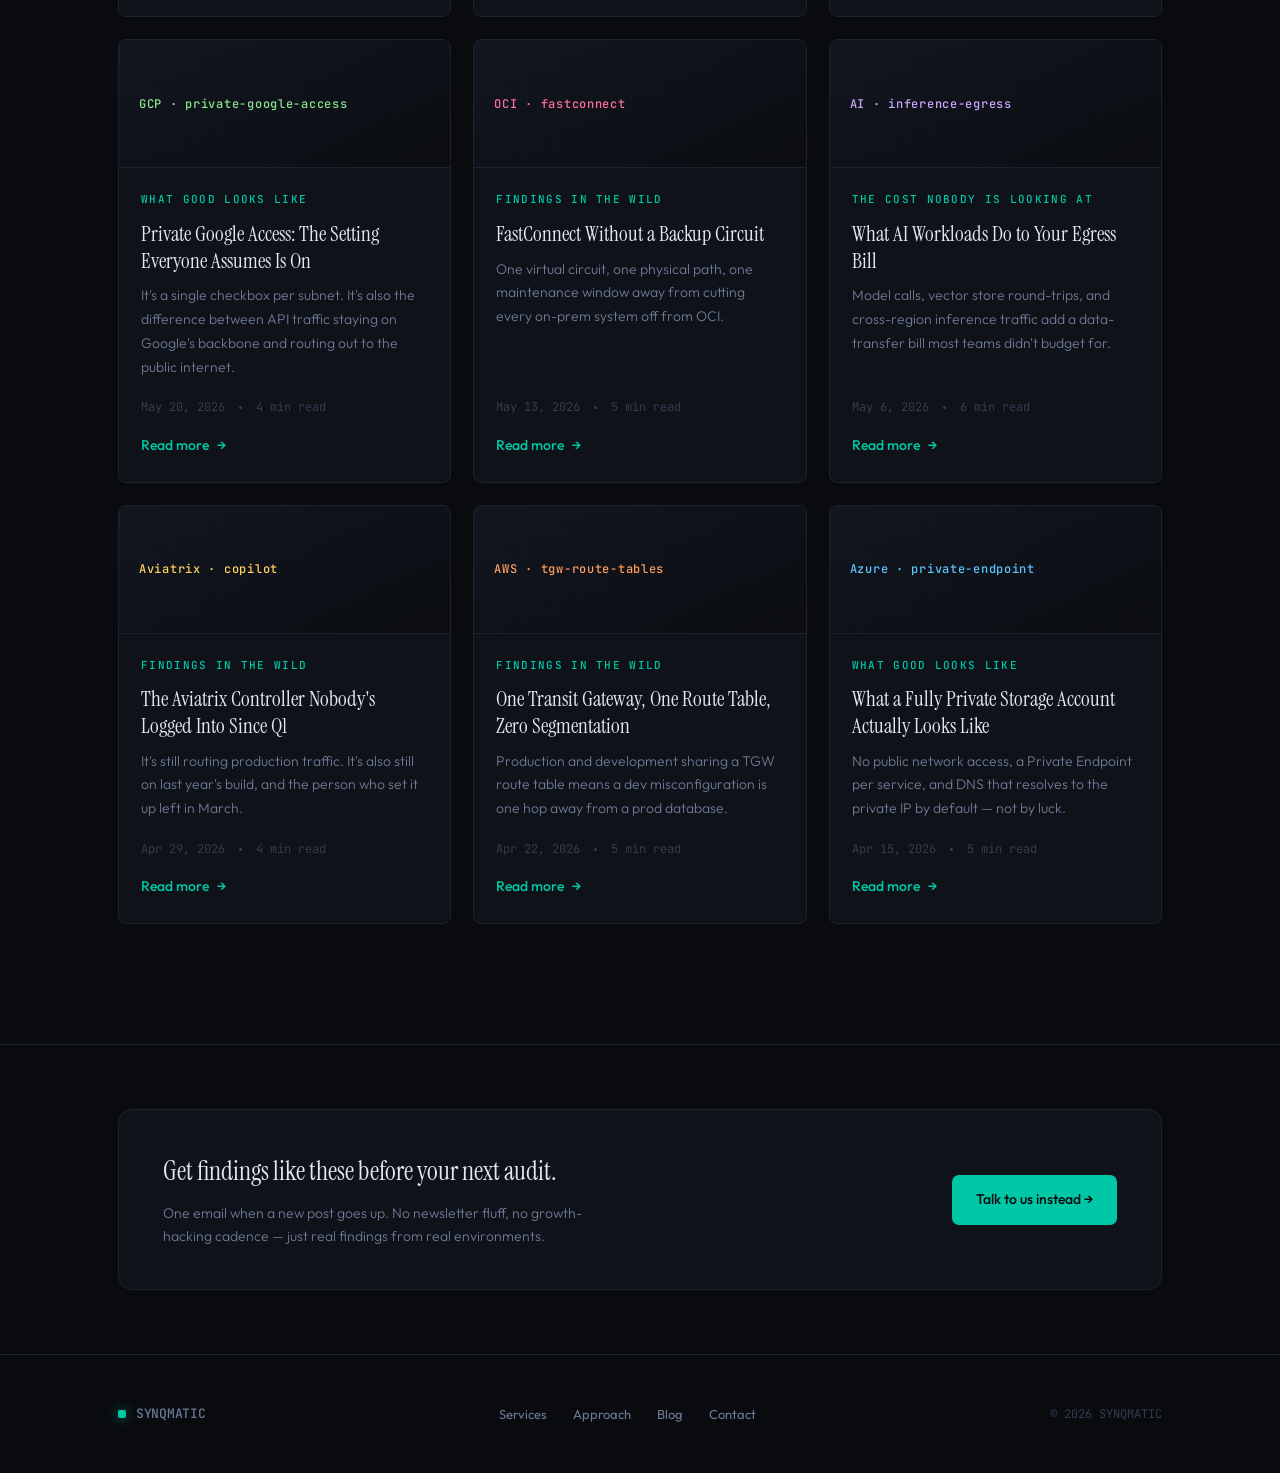
<file: blog/blog.html>
<!DOCTYPE html>
<html lang="en">
<head>
<meta charset="UTF-8">
<meta name="viewport" content="width=device-width, initial-scale=1.0, viewport-fit=cover">
<title>Blog — Synqmatic</title>
<meta name="description" content="Cloud architecture writing from Synqmatic. Findings from real audits, the costs nobody is watching, and what good multi-cloud networking actually looks like — across AWS, Azure, GCP, and OCI.">
<link rel="preconnect" href="https://fonts.googleapis.com">
<link rel="preconnect" href="https://fonts.gstatic.com" crossorigin>
<link href="https://fonts.googleapis.com/css2?family=Instrument+Serif:ital@0;1&family=Outfit:wght@300;400;500;600&family=JetBrains+Mono:wght@400;500&display=swap" rel="stylesheet">
<style>
  *, *::before, *::after { box-sizing: border-box; margin: 0; padding: 0; }

  :root {
    --bg:          #090B0F;
    --surface:     #0F1218;
    --surface2:    #151A23;
    --border:      #1C2230;
    --border-mid:  #243040;
    --text:        #E2E8F4;
    --text-mid:    #6B7A96;
    --text-dim:    #323D52;
    --accent:      #00C8A7;
    --accent-bg:   rgba(0,200,167,.07);
    --accent-bdr:  rgba(0,200,167,.2);
    --r:           8px;
    --max:         1140px;
    --ease:        cubic-bezier(.16,1,.3,1);
  }

  html { scroll-behavior: smooth; }

  body {
    background: var(--bg);
    color: var(--text);
    font-family: 'Outfit', sans-serif;
    font-size: 16px;
    line-height: 1.7;
    overflow-x: hidden;
    -webkit-font-smoothing: antialiased;
  }

  a { color: inherit; text-decoration: none; }
  p { font-weight: 300; }
  ul { list-style: none; }

  .label {
    font-family: 'JetBrains Mono', monospace;
    font-size: 11px;
    font-weight: 500;
    letter-spacing: .12em;
    text-transform: uppercase;
    color: var(--accent);
  }

  .wrap {
    max-width: var(--max);
    margin: 0 auto;
    padding: 0 48px;
  }

  @media (max-width: 760px) {
    .wrap { padding: 0 20px; }
  }

  /* ══ NAV ══ */
  nav {
    position: fixed;
    top: 0; left: 0; right: 0;
    z-index: 200;
    padding: 22px 0;
    transition: background .3s, border-color .3s;
    border-bottom: 1px solid transparent;
  }
  nav.scrolled {
    background: rgba(9,11,15,.9);
    border-color: var(--border);
    backdrop-filter: blur(14px);
    -webkit-backdrop-filter: blur(14px);
  }
  .nav-row {
    max-width: var(--max);
    margin: 0 auto;
    padding: 0 48px;
    display: flex;
    align-items: center;
    justify-content: space-between;
  }
  @media (max-width: 760px) { .nav-row { padding: 0 20px; } }

  .nav-logo {
    display: flex;
    align-items: center;
    gap: 10px;
    font-family: 'JetBrains Mono', monospace;
    font-size: 15px;
    font-weight: 500;
    letter-spacing: -.02em;
  }
  .nav-logo .dot {
    width: 8px; height: 8px;
    border-radius: 2px;
    background: var(--accent);
    box-shadow: 0 0 12px rgba(0,200,167,.6);
    flex-shrink: 0;
  }

  .nav-links {
    display: flex;
    align-items: center;
    gap: 36px;
  }
  .nav-links a {
    font-size: 14px;
    font-weight: 400;
    color: var(--text-mid);
    transition: color .2s;
  }
  .nav-links a:hover { color: var(--text); }
  .nav-links a.active { color: var(--accent); }
  .nav-links .nav-cta {
    color: var(--bg);
    background: var(--accent);
    padding: 9px 18px;
    border-radius: 6px;
    font-weight: 500;
  }
  .nav-links .nav-cta:hover { color: var(--bg); opacity: .88; }

  .nav-burger {
    display: none;
    flex-direction: column;
    gap: 5px;
    background: none;
    border: none;
    cursor: pointer;
    padding: 8px;
    z-index: 210;
  }
  .nav-burger span {
    width: 22px; height: 2px;
    background: var(--text);
    border-radius: 2px;
    transition: transform .25s var(--ease), opacity .25s var(--ease);
  }
  .nav-burger.open span:nth-child(1) { transform: translateY(7px) rotate(45deg); }
  .nav-burger.open span:nth-child(2) { opacity: 0; }
  .nav-burger.open span:nth-child(3) { transform: translateY(-7px) rotate(-45deg); }

  @media (max-width: 760px) {
    .nav-links {
      position: fixed;
      inset: 0;
      background: var(--bg);
      flex-direction: column;
      justify-content: center;
      gap: 28px;
      transform: translateX(100%);
      transition: transform .35s var(--ease);
    }
    .nav-links.open { transform: translateX(0); }
    .nav-links a { font-size: 20px; }
    .nav-links .nav-cta { margin-top: 8px; }
    .nav-burger { display: flex; }
  }

  /* ══ HERO ══ */
  .hero {
    padding: 168px 0 72px;
    border-bottom: 1px solid var(--border);
  }
  @media (max-width: 760px) { .hero { padding: 128px 0 48px; } }

  .hero .label { margin-bottom: 20px; display: block; }
  .hero h1 {
    font-family: 'Instrument Serif', serif;
    font-weight: 400;
    font-size: clamp(2.6rem, 6vw, 4.2rem);
    line-height: 1.05;
    letter-spacing: -.01em;
    max-width: 780px;
  }
  .hero h1 em { color: var(--accent); font-style: italic; }
  .hero p.sub {
    margin-top: 22px;
    max-width: 620px;
    font-size: 17px;
    color: var(--text-mid);
    font-weight: 300;
  }

  /* ══ FILTER BAR ══ */
  .filter-bar {
    position: sticky;
    top: 68px;
    z-index: 50;
    background: rgba(9,11,15,.92);
    backdrop-filter: blur(14px);
    -webkit-backdrop-filter: blur(14px);
    border-bottom: 1px solid var(--border);
    padding: 18px 0;
  }
  .filter-row {
    display: flex;
    gap: 10px;
    overflow-x: auto;
    scrollbar-width: none;
    -ms-overflow-style: none;
    padding-bottom: 2px;
  }
  .filter-row::-webkit-scrollbar { display: none; }
  .filter-btn {
    flex-shrink: 0;
    font-family: 'JetBrains Mono', monospace;
    font-size: 12px;
    font-weight: 500;
    letter-spacing: .04em;
    color: var(--text-mid);
    background: var(--surface);
    border: 1px solid var(--border-mid);
    padding: 9px 16px;
    border-radius: 20px;
    cursor: pointer;
    transition: all .2s var(--ease);
    white-space: nowrap;
  }
  .filter-btn:hover {
    border-color: var(--accent-bdr);
    color: var(--text);
  }
  .filter-btn.active {
    background: var(--accent-bg);
    border-color: var(--accent-bdr);
    color: var(--accent);
  }
  .filter-count {
    opacity: .55;
    margin-left: 5px;
  }

  /* ══ FEATURED ══ */
  .featured-section { padding: 56px 0 8px; }
  .featured-card {
    display: grid;
    grid-template-columns: 1fr 1fr;
    gap: 0;
    background: var(--surface);
    border: 1px solid var(--border);
    border-radius: 14px;
    overflow: hidden;
    transition: border-color .25s var(--ease), transform .25s var(--ease);
  }
  .featured-card:hover { border-color: var(--border-mid); }
  .featured-media {
    background:
      radial-gradient(circle at 30% 20%, rgba(0,200,167,.14), transparent 60%),
      linear-gradient(155deg, #12161F 0%, #0B0D12 100%);
    min-height: 300px;
    position: relative;
    display: flex;
    align-items: center;
    justify-content: center;
    border-right: 1px solid var(--border);
  }
  .featured-media::before {
    content: '';
    position: absolute;
    inset: 0;
    background-image:
      linear-gradient(var(--border) 1px, transparent 1px),
      linear-gradient(90deg, var(--border) 1px, transparent 1px);
    background-size: 34px 34px;
    opacity: .35;
    mask-image: radial-gradient(circle at 50% 50%, black 20%, transparent 75%);
  }
  .featured-media .mono-tag {
    position: relative;
    font-family: 'JetBrains Mono', monospace;
    font-size: 13px;
    color: var(--accent);
    border: 1px solid var(--accent-bdr);
    background: var(--accent-bg);
    padding: 10px 18px;
    border-radius: 8px;
    letter-spacing: .04em;
  }
  .featured-body {
    padding: 44px;
    display: flex;
    flex-direction: column;
    justify-content: center;
  }
  .featured-body .label { margin-bottom: 16px; }
  .featured-body h2 {
    font-family: 'Instrument Serif', serif;
    font-weight: 400;
    font-size: 2rem;
    line-height: 1.2;
    margin-bottom: 16px;
  }
  .featured-body p {
    color: var(--text-mid);
    font-size: 15px;
    margin-bottom: 22px;
  }
  .meta-row {
    display: flex;
    align-items: center;
    gap: 14px;
    font-family: 'JetBrains Mono', monospace;
    font-size: 12px;
    color: var(--text-dim);
    margin-bottom: 24px;
  }
  .meta-row .sep { width: 3px; height: 3px; border-radius: 50%; background: var(--text-dim); }
  .read-link {
    display: inline-flex;
    align-items: center;
    gap: 8px;
    font-size: 14px;
    font-weight: 500;
    color: var(--accent);
  }
  .read-link .arrow { transition: transform .2s var(--ease); }
  .featured-card:hover .read-link .arrow,
  .post-card:hover .read-link .arrow { transform: translateX(4px); }

  @media (max-width: 860px) {
    .featured-card { grid-template-columns: 1fr; }
    .featured-media { min-height: 180px; border-right: none; border-bottom: 1px solid var(--border); }
    .featured-body { padding: 30px 26px; }
    .featured-body h2 { font-size: 1.65rem; }
  }

  /* ══ GRID ══ */
  .grid-section { padding: 56px 0 120px; }
  .grid-heading {
    display: flex;
    align-items: baseline;
    justify-content: space-between;
    margin-bottom: 28px;
  }
  .grid-heading h3 {
    font-family: 'Instrument Serif', serif;
    font-weight: 400;
    font-size: 1.5rem;
  }
  .post-grid {
    display: grid;
    grid-template-columns: repeat(3, 1fr);
    gap: 22px;
  }
  @media (max-width: 980px) { .post-grid { grid-template-columns: repeat(2, 1fr); } }
  @media (max-width: 640px) { .post-grid { grid-template-columns: 1fr; gap: 16px; } }

  .post-card {
    display: flex;
    flex-direction: column;
    background: var(--surface);
    border: 1px solid var(--border);
    border-radius: var(--r);
    overflow: hidden;
    transition: border-color .25s var(--ease), transform .25s var(--ease);
  }
  .post-card:hover {
    border-color: var(--border-mid);
    transform: translateY(-2px);
  }
  .post-media {
    height: 128px;
    position: relative;
    background: linear-gradient(155deg, #12161F 0%, #0B0D12 100%);
    border-bottom: 1px solid var(--border);
    display: flex;
    align-items: center;
    padding: 0 20px;
  }
  .post-media::before {
    content: '';
    position: absolute;
    inset: 0;
    background-image:
      linear-gradient(var(--border) 1px, transparent 1px),
      linear-gradient(90deg, var(--border) 1px, transparent 1px);
    background-size: 26px 26px;
    opacity: .3;
    mask-image: linear-gradient(120deg, black, transparent 80%);
  }
  .cloud-mark {
    position: relative;
    font-family: 'JetBrains Mono', monospace;
    font-size: 12px;
    font-weight: 500;
    letter-spacing: .06em;
    color: var(--accent);
  }
  .post-body {
    padding: 22px 22px 24px;
    display: flex;
    flex-direction: column;
    flex: 1;
  }
  .post-body .label { margin-bottom: 12px; }
  .post-body h4 {
    font-family: 'Instrument Serif', serif;
    font-weight: 400;
    font-size: 1.3rem;
    line-height: 1.28;
    margin-bottom: 10px;
  }
  .post-body p {
    color: var(--text-mid);
    font-size: 14px;
    margin-bottom: 18px;
    flex: 1;
  }
  .post-body .meta-row { margin-bottom: 16px; }
  .post-card.hidden { display: none; }

  /* category color accents for the mono tag per cloud */
  .cat-AWS   { color: #FF9E5E; }
  .cat-Azure { color: #5EC5FF; }
  .cat-GCP   { color: #8AE58C; }
  .cat-OCI   { color: #FF6E9C; }
  .cat-AI    { color: #C9A8FF; }
  .cat-Aviatrix { color: #FFD25E; }

  .empty-state {
    display: none;
    text-align: center;
    padding: 70px 20px;
    color: var(--text-mid);
    font-size: 15px;
    border: 1px dashed var(--border-mid);
    border-radius: var(--r);
  }
  .empty-state.show { display: block; }

  /* ══ SUBSCRIBE STRIP ══ */
  .subscribe {
    border-top: 1px solid var(--border);
    padding: 64px 0;
  }
  .subscribe-inner {
    display: flex;
    align-items: center;
    justify-content: space-between;
    gap: 24px;
    background: var(--surface);
    border: 1px solid var(--border);
    border-radius: 14px;
    padding: 40px 44px;
  }
  .subscribe-inner h3 {
    font-family: 'Instrument Serif', serif;
    font-weight: 400;
    font-size: 1.6rem;
    margin-bottom: 8px;
  }
  .subscribe-inner p { color: var(--text-mid); font-size: 14px; max-width: 420px; }
  .subscribe-cta {
    flex-shrink: 0;
    display: inline-flex;
    align-items: center;
    gap: 8px;
    background: var(--accent);
    color: var(--bg);
    font-weight: 500;
    font-size: 14px;
    padding: 13px 24px;
    border-radius: 7px;
    white-space: nowrap;
  }
  @media (max-width: 700px) {
    .subscribe-inner { flex-direction: column; align-items: flex-start; padding: 32px 26px; }
    .subscribe-cta { width: 100%; justify-content: center; }
  }

  /* ══ FOOTER ══ */
  footer {
    border-top: 1px solid var(--border);
    padding: 48px 0;
  }
  .footer-row {
    display: flex;
    align-items: center;
    justify-content: space-between;
    flex-wrap: wrap;
    gap: 16px;
  }
  .footer-row .nav-logo { font-size: 13px; color: var(--text-mid); }
  .footer-links { display: flex; gap: 26px; }
  .footer-links a { font-size: 13px; color: var(--text-mid); }
  .footer-links a:hover { color: var(--text); }
  .footer-copy { font-size: 12px; color: var(--text-dim); font-family: 'JetBrains Mono', monospace; }
  @media (max-width: 600px) {
    .footer-row { flex-direction: column; align-items: flex-start; }
  }
</style>
</head>
<body>

<nav id="nav">
  <div class="nav-row">
    <a href="synqmatic.html" class="nav-logo"><span class="dot"></span>SYNQMATIC</a>
    <div class="nav-links" id="navLinks">
      <a href="synqmatic.html#services">Services</a>
      <a href="synqmatic.html#approach">Approach</a>
      <a href="blog.html" class="active">Blog</a>
      <a href="synqmatic.html#contact" class="nav-cta">Get an Audit</a>
    </div>
    <button class="nav-burger" id="navBurger" aria-label="Toggle menu">
      <span></span><span></span><span></span>
    </button>
  </div>
</nav>

<header class="hero">
  <div class="wrap">
    <span class="label">// The Synqmatic Blog</span>
    <h1>Notes from inside <em>real</em> cloud environments.</h1>
    <p class="sub">Findings from actual audits, the costs nobody is watching, and what good multi-cloud architecture looks like when it works — across AWS, Azure, GCP, and OCI.</p>
  </div>
</header>

<div class="filter-bar">
  <div class="wrap">
    <div class="filter-row" id="filterRow">
      <button class="filter-btn active" data-filter="all">All Posts</button>
      <button class="filter-btn" data-filter="AWS">AWS</button>
      <button class="filter-btn" data-filter="Azure">Azure</button>
      <button class="filter-btn" data-filter="GCP">GCP</button>
      <button class="filter-btn" data-filter="OCI">OCI</button>
      <button class="filter-btn" data-filter="AI">AI</button>
      <button class="filter-btn" data-filter="Aviatrix">Aviatrix</button>
    </div>
  </div>
</div>

<section class="featured-section">
  <div class="wrap">
    <a href="blog-post-template.html" class="featured-card">
      <div class="featured-media"><span class="mono-tag">route-table.json</span></div>
      <div class="featured-body">
        <span class="label">Featured — Findings in the Wild</span>
        <h2>The Single NAT Gateway Nobody Meant to Ship</h2>
        <p>It starts with one NAT Gateway in one AZ because that's what the tutorial showed. Two years and three availability zones later, it's still the only one — and it's quietly the most fragile thing in the account.</p>
        <div class="meta-row">
          <span>AWS · Networking</span><span class="sep"></span><span>Jun 14, 2026</span><span class="sep"></span><span>6 min read</span>
        </div>
        <span class="read-link">Read the finding <span class="arrow">→</span></span>
      </div>
    </a>
  </div>
</section>

<section class="grid-section">
  <div class="wrap">
    <div class="grid-heading">
      <h3>All Posts</h3>
    </div>

    <div class="post-grid" id="postGrid">

      <a href="blog-post-template.html" class="post-card" data-category="AWS">
        <div class="post-media"><span class="cloud-mark cat-AWS">AWS · vpc-peering.tf</span></div>
        <div class="post-body">
          <span class="label">Cross-Cloud Reality</span>
          <h4>Eight VPCs, Zero Transit Gateway, One Very Tired Route Table</h4>
          <p>Full-mesh peering scales fine at three VPCs. At eight, it's a management liability wearing a diagram nobody dares update.</p>
          <div class="meta-row"><span>Jun 10, 2026</span><span class="sep"></span><span>5 min read</span></div>
          <span class="read-link">Read more <span class="arrow">→</span></span>
        </div>
      </a>

      <a href="blog-post-template.html" class="post-card" data-category="AWS">
        <div class="post-media"><span class="cloud-mark cat-AWS">AWS · s3-gateway-ep</span></div>
        <div class="post-body">
          <span class="label">The Cost Nobody Is Looking At</span>
          <h4>The Free Endpoint Nobody Deployed</h4>
          <p>S3 Gateway Endpoints cost nothing to run. Their absence, quietly billed through NAT Gateway processing charges, does not.</p>
          <div class="meta-row"><span>Jun 3, 2026</span><span class="sep"></span><span>4 min read</span></div>
          <span class="read-link">Read more <span class="arrow">→</span></span>
        </div>
      </a>

      <a href="blog-post-template.html" class="post-card" data-category="Azure">
        <div class="post-media"><span class="cloud-mark cat-Azure">Azure · vnet-peering</span></div>
        <div class="post-body">
          <span class="label">Findings in the Wild</span>
          <h4>When Every VNet Can Talk to Every VNet</h4>
          <p>Peering was accepted by default, hub-and-spoke was the plan, and somewhere along the way the spokes started talking directly to each other.</p>
          <div class="meta-row"><span>May 27, 2026</span><span class="sep"></span><span>5 min read</span></div>
          <span class="read-link">Read more <span class="arrow">→</span></span>
        </div>
      </a>

      <a href="blog-post-template.html" class="post-card" data-category="GCP">
        <div class="post-media"><span class="cloud-mark cat-GCP">GCP · private-google-access</span></div>
        <div class="post-body">
          <span class="label">What Good Looks Like</span>
          <h4>Private Google Access: The Setting Everyone Assumes Is On</h4>
          <p>It's a single checkbox per subnet. It's also the difference between API traffic staying on Google's backbone and routing out to the public internet.</p>
          <div class="meta-row"><span>May 20, 2026</span><span class="sep"></span><span>4 min read</span></div>
          <span class="read-link">Read more <span class="arrow">→</span></span>
        </div>
      </a>

      <a href="blog-post-template.html" class="post-card" data-category="OCI">
        <div class="post-media"><span class="cloud-mark cat-OCI">OCI · fastconnect</span></div>
        <div class="post-body">
          <span class="label">Findings in the Wild</span>
          <h4>FastConnect Without a Backup Circuit</h4>
          <p>One virtual circuit, one physical path, one maintenance window away from cutting every on-prem system off from OCI.</p>
          <div class="meta-row"><span>May 13, 2026</span><span class="sep"></span><span>5 min read</span></div>
          <span class="read-link">Read more <span class="arrow">→</span></span>
        </div>
      </a>

      <a href="blog-post-template.html" class="post-card" data-category="AI">
        <div class="post-media"><span class="cloud-mark cat-AI">AI · inference-egress</span></div>
        <div class="post-body">
          <span class="label">The Cost Nobody Is Looking At</span>
          <h4>What AI Workloads Do to Your Egress Bill</h4>
          <p>Model calls, vector store round-trips, and cross-region inference traffic add a data-transfer bill most teams didn't budget for.</p>
          <div class="meta-row"><span>May 6, 2026</span><span class="sep"></span><span>6 min read</span></div>
          <span class="read-link">Read more <span class="arrow">→</span></span>
        </div>
      </a>

      <a href="blog-post-template.html" class="post-card" data-category="Aviatrix">
        <div class="post-media"><span class="cloud-mark cat-Aviatrix">Aviatrix · copilot</span></div>
        <div class="post-body">
          <span class="label">Findings in the Wild</span>
          <h4>The Aviatrix Controller Nobody's Logged Into Since Q1</h4>
          <p>It's still routing production traffic. It's also still on last year's build, and the person who set it up left in March.</p>
          <div class="meta-row"><span>Apr 29, 2026</span><span class="sep"></span><span>4 min read</span></div>
          <span class="read-link">Read more <span class="arrow">→</span></span>
        </div>
      </a>

      <a href="blog-post-template.html" class="post-card" data-category="AWS">
        <div class="post-media"><span class="cloud-mark cat-AWS">AWS · tgw-route-tables</span></div>
        <div class="post-body">
          <span class="label">Findings in the Wild</span>
          <h4>One Transit Gateway, One Route Table, Zero Segmentation</h4>
          <p>Production and development sharing a TGW route table means a dev misconfiguration is one hop away from a prod database.</p>
          <div class="meta-row"><span>Apr 22, 2026</span><span class="sep"></span><span>5 min read</span></div>
          <span class="read-link">Read more <span class="arrow">→</span></span>
        </div>
      </a>

      <a href="blog-post-template.html" class="post-card" data-category="Azure">
        <div class="post-media"><span class="cloud-mark cat-Azure">Azure · private-endpoint</span></div>
        <div class="post-body">
          <span class="label">What Good Looks Like</span>
          <h4>What a Fully Private Storage Account Actually Looks Like</h4>
          <p>No public network access, a Private Endpoint per service, and DNS that resolves to the private IP by default — not by luck.</p>
          <div class="meta-row"><span>Apr 15, 2026</span><span class="sep"></span><span>5 min read</span></div>
          <span class="read-link">Read more <span class="arrow">→</span></span>
        </div>
      </a>

    </div>

    <p class="empty-state" id="emptyState">No posts in this category yet — check back soon.</p>
  </div>
</section>

<section class="subscribe">
  <div class="wrap">
    <div class="subscribe-inner">
      <div>
        <h3>Get findings like these before your next audit.</h3>
        <p>One email when a new post goes up. No newsletter fluff, no growth-hacking cadence — just real findings from real environments.</p>
      </div>
      <a href="synqmatic.html#contact" class="subscribe-cta">Talk to us instead →</a>
    </div>
  </div>
</section>

<footer>
  <div class="wrap">
    <div class="footer-row">
      <a href="synqmatic.html" class="nav-logo"><span class="dot"></span>SYNQMATIC</a>
      <div class="footer-links">
        <a href="synqmatic.html#services">Services</a>
        <a href="synqmatic.html#approach">Approach</a>
        <a href="blog.html">Blog</a>
        <a href="synqmatic.html#contact">Contact</a>
      </div>
      <span class="footer-copy">© 2026 SYNQMATIC</span>
    </div>
  </div>
</footer>

<script>
  // Nav scroll state
  const nav = document.getElementById('nav');
  window.addEventListener('scroll', () => {
    nav.classList.toggle('scrolled', window.scrollY > 8);
  }, { passive: true });

  // Mobile menu toggle
  const burger = document.getElementById('navBurger');
  const navLinks = document.getElementById('navLinks');
  burger.addEventListener('click', () => {
    burger.classList.toggle('open');
    navLinks.classList.toggle('open');
  });
  navLinks.querySelectorAll('a').forEach(a => a.addEventListener('click', () => {
    burger.classList.remove('open');
    navLinks.classList.remove('open');
  }));

  // Category filtering
  const filterBtns = document.querySelectorAll('.filter-btn');
  const postCards = document.querySelectorAll('.post-card');
  const emptyState = document.getElementById('emptyState');

  filterBtns.forEach(btn => {
    btn.addEventListener('click', () => {
      filterBtns.forEach(b => b.classList.remove('active'));
      btn.classList.add('active');
      const filter = btn.dataset.filter;
      let visibleCount = 0;
      postCards.forEach(card => {
        const match = filter === 'all' || card.dataset.category === filter;
        card.classList.toggle('hidden', !match);
        if (match) visibleCount++;
      });
      emptyState.classList.toggle('show', visibleCount === 0);
    });
  });
</script>

</body>
</html>
</file>
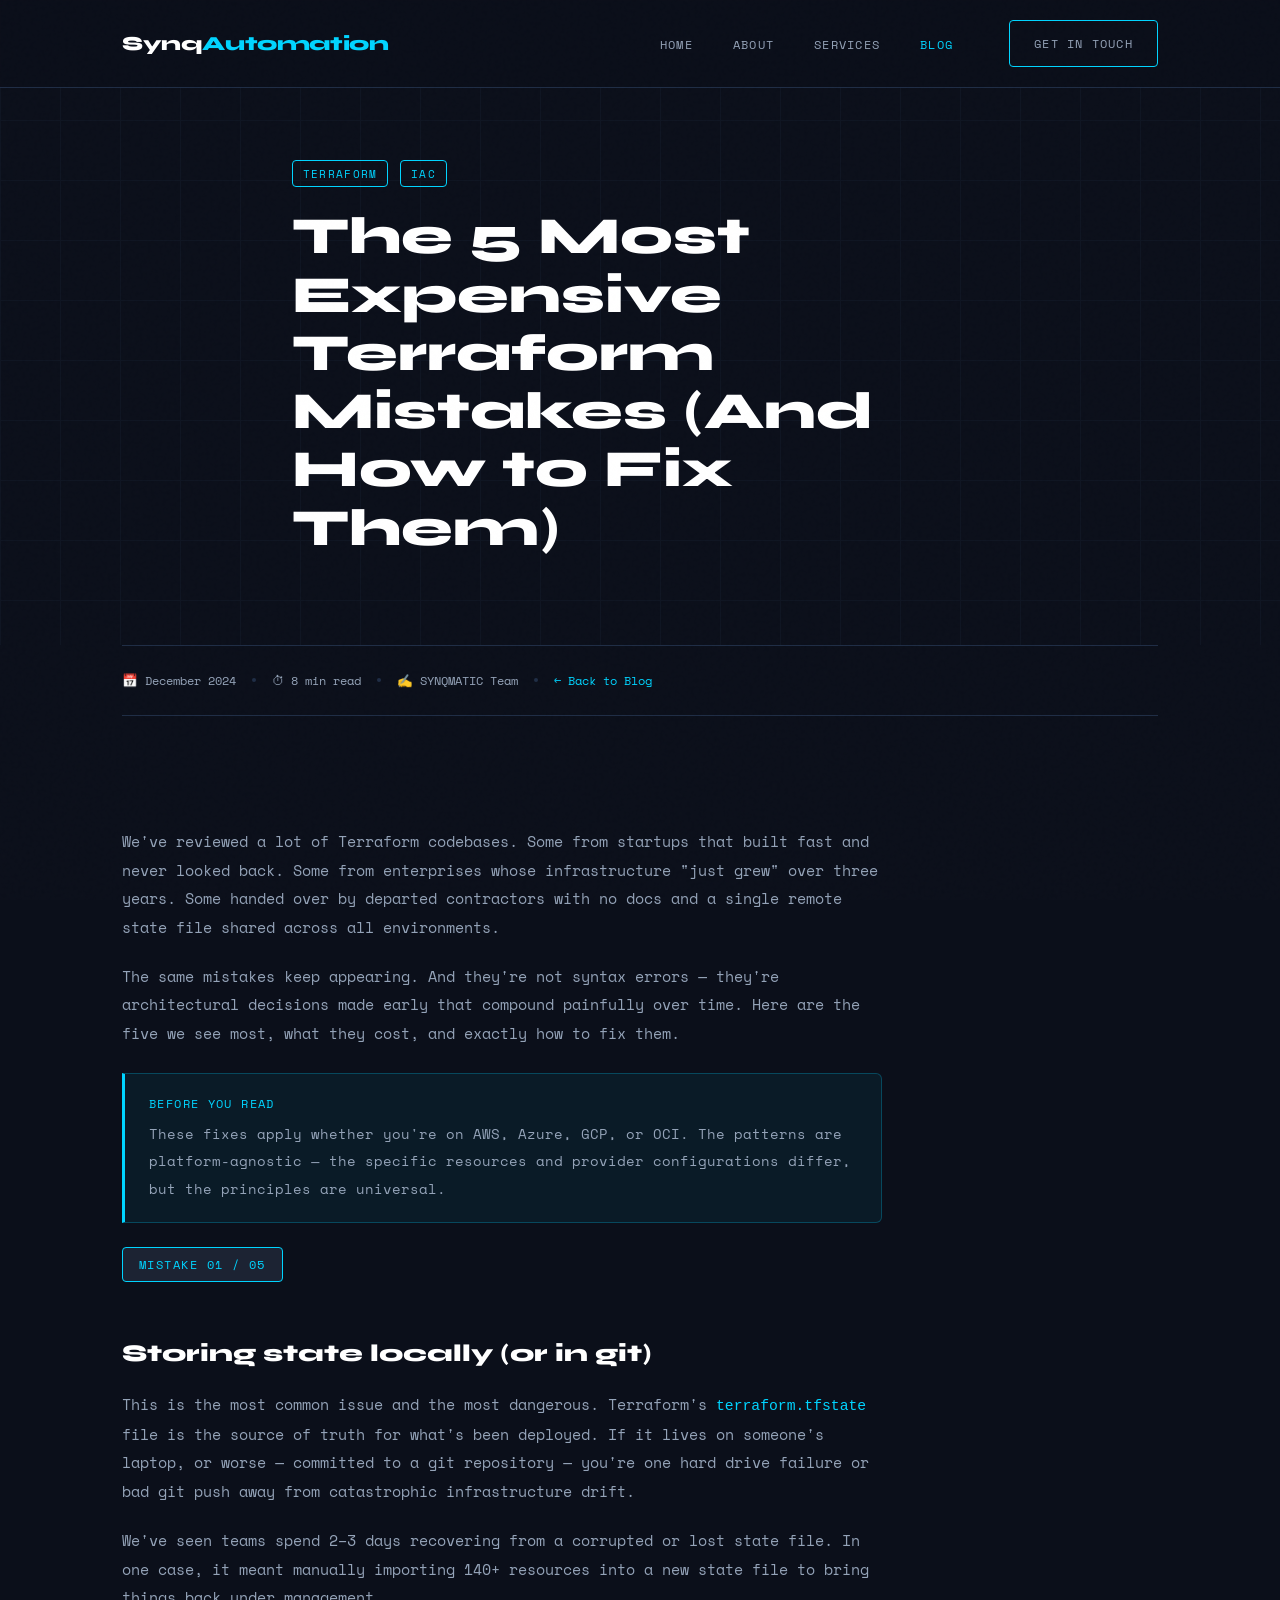
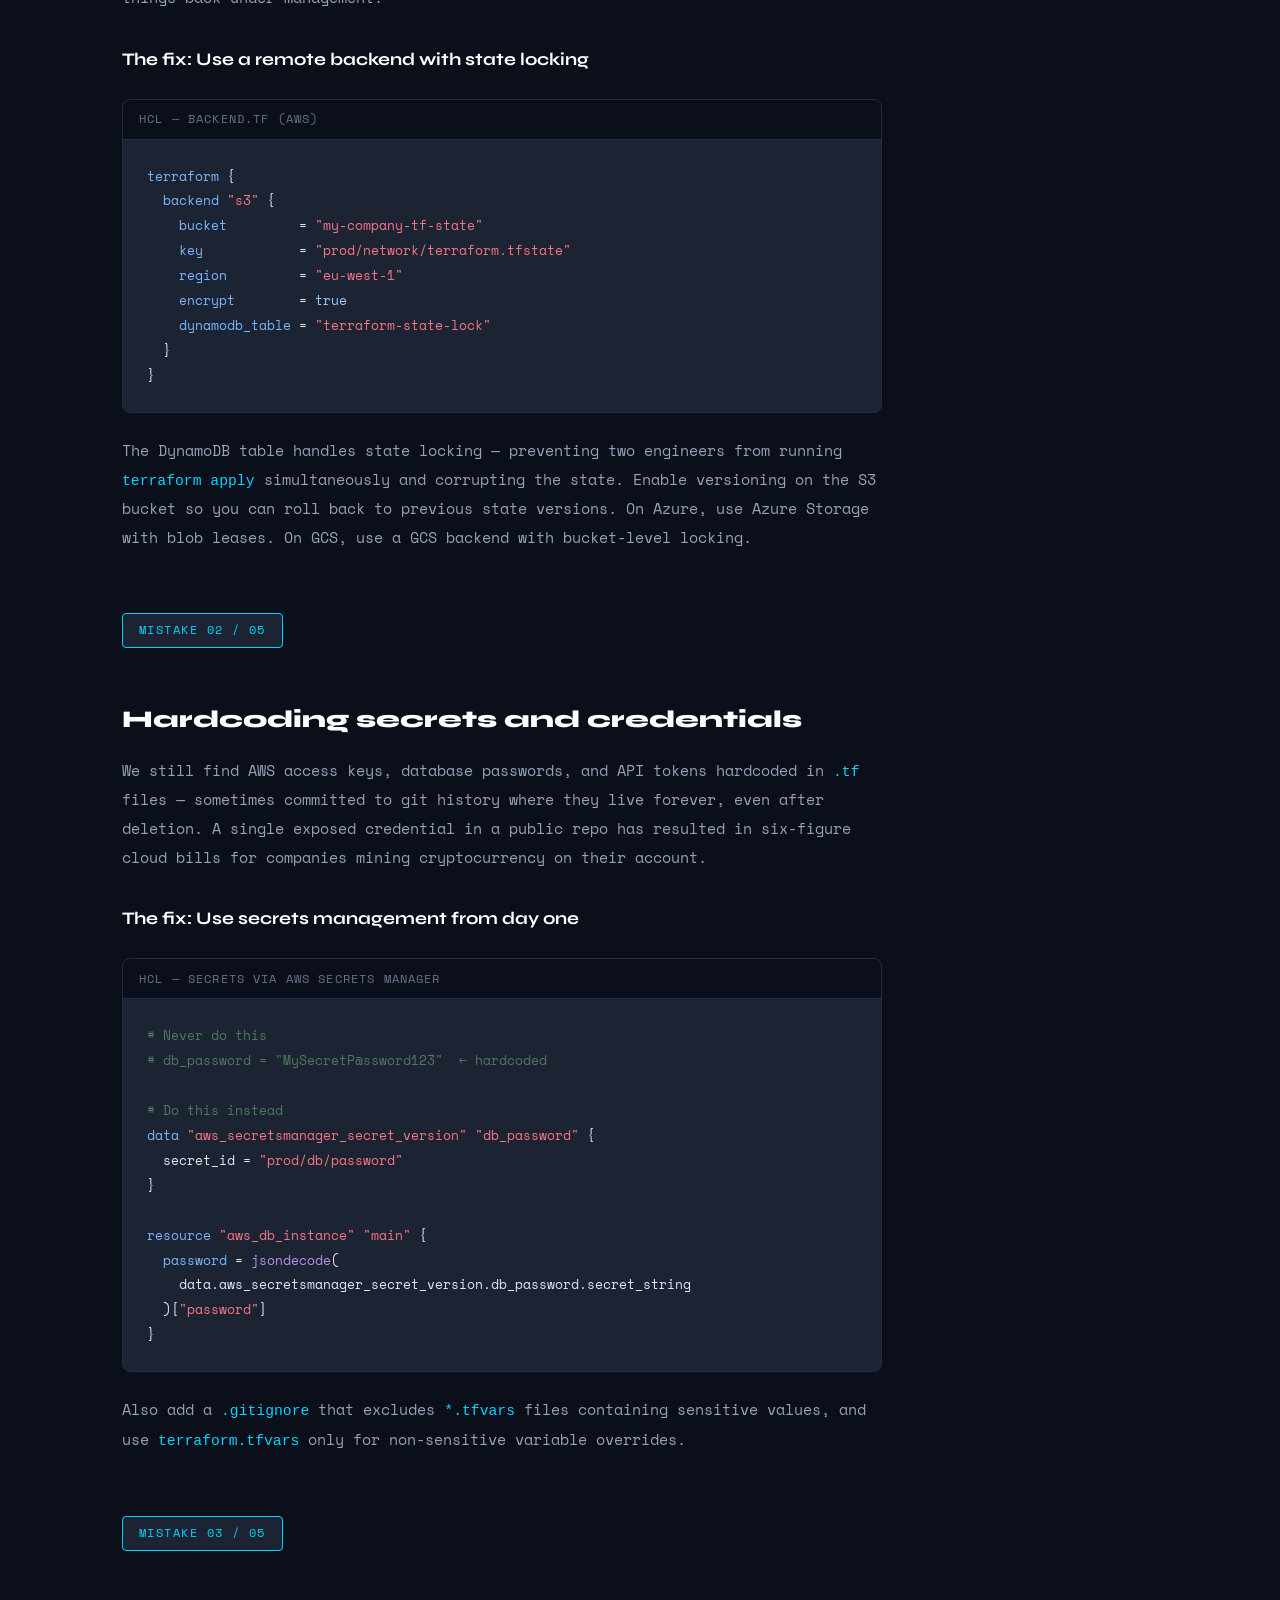
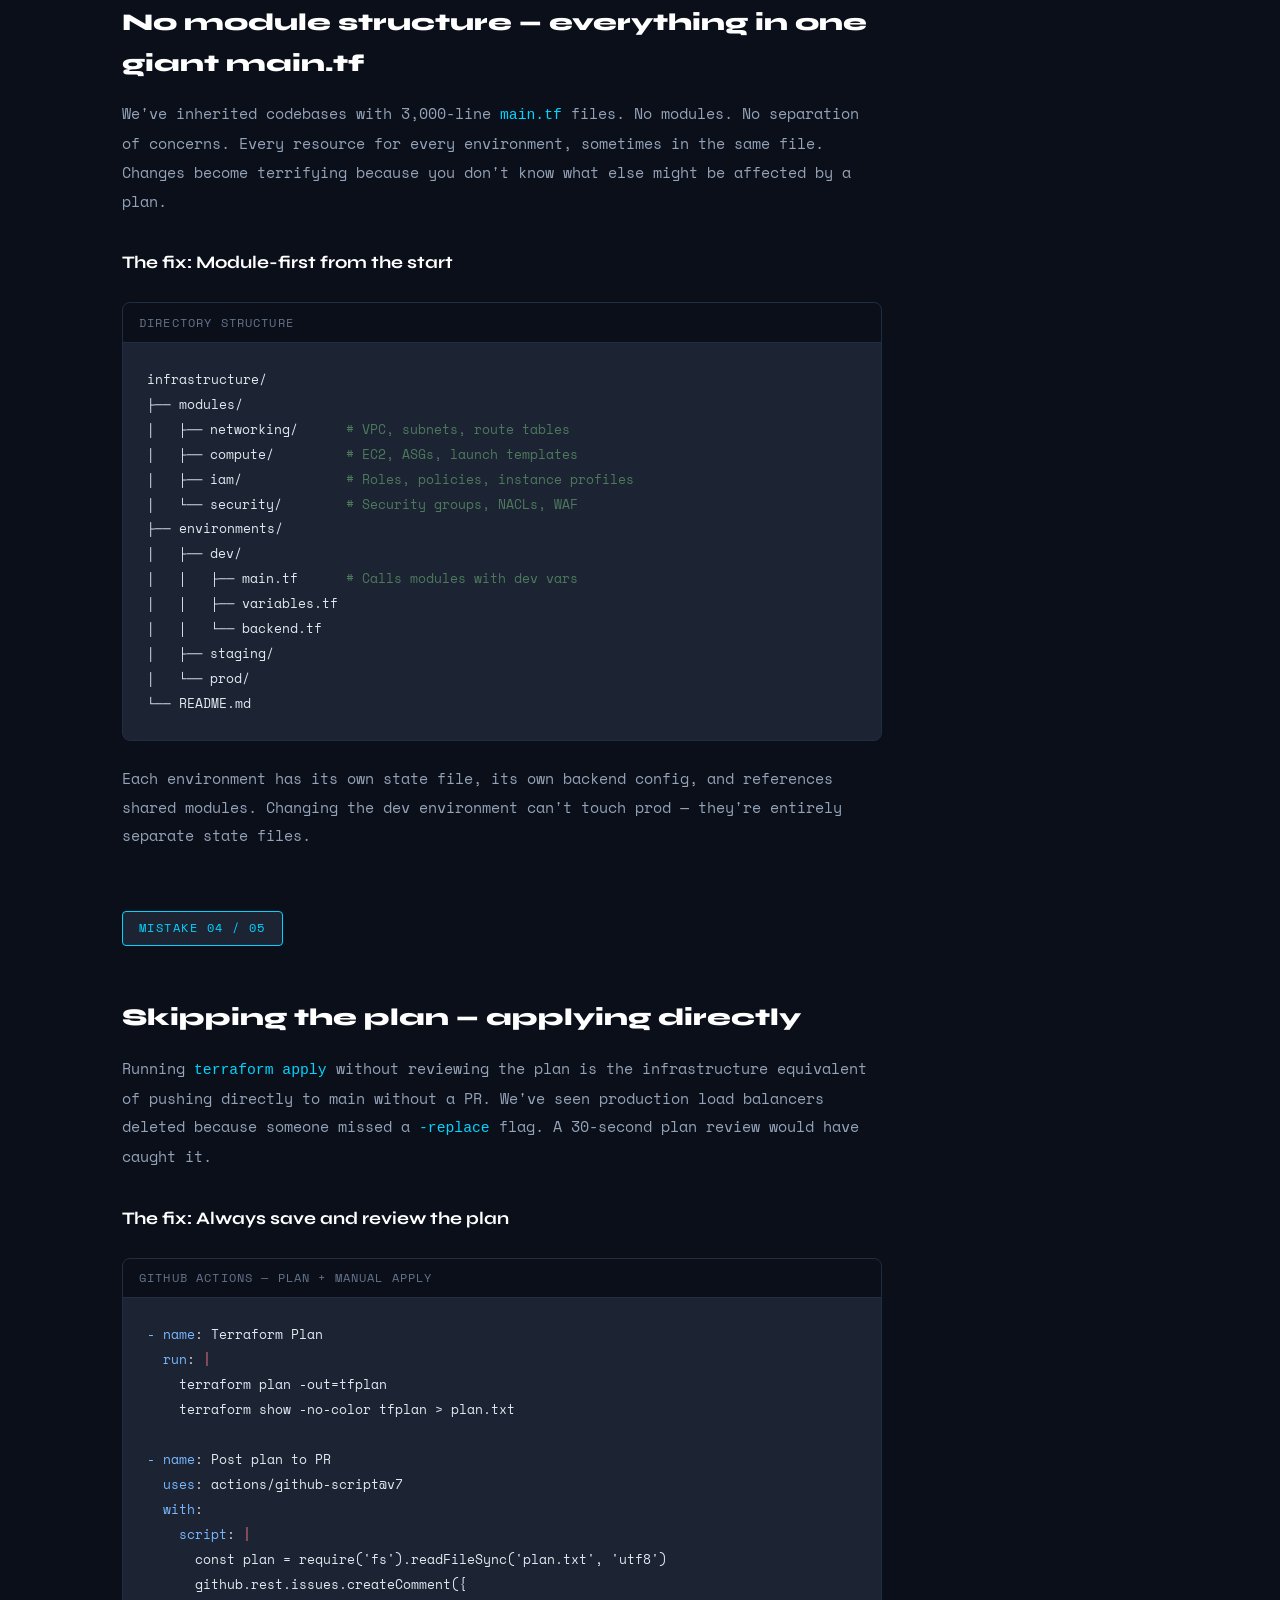
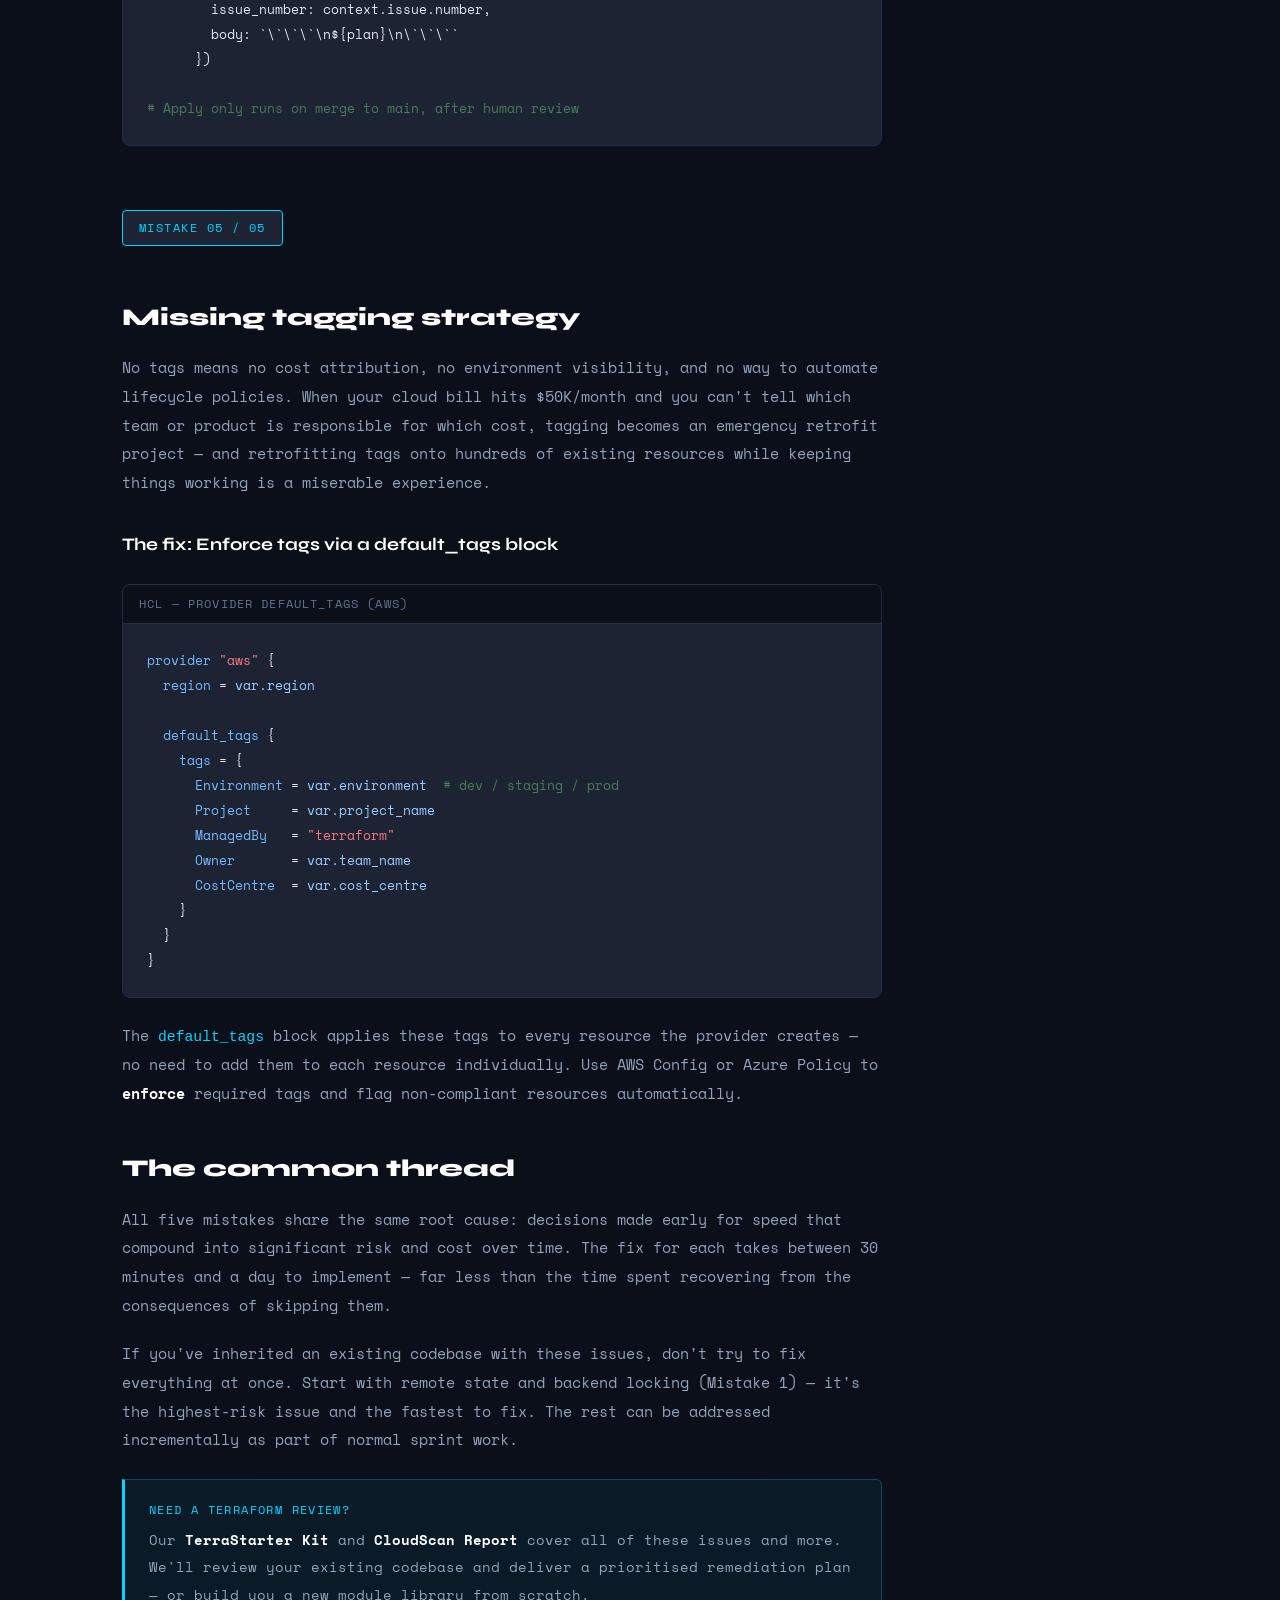
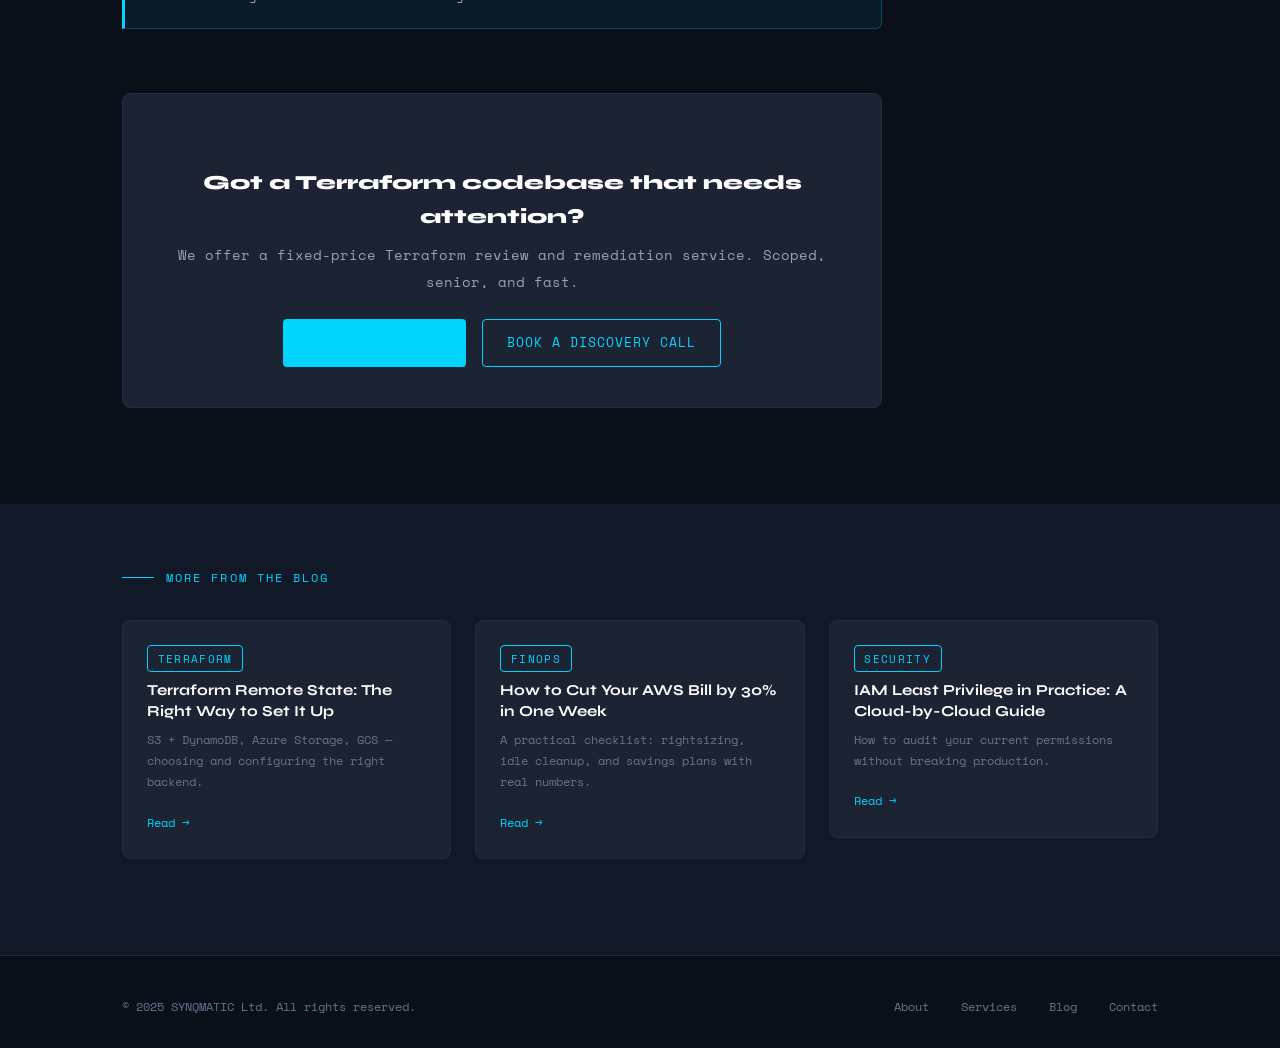
<file: blog/terraform-mistakes.html>
<!DOCTYPE html>
<html lang="en">
<head>
  <meta charset="UTF-8" />
  <meta name="viewport" content="width=device-width, initial-scale=1.0" />
  <title>The 5 Most Expensive Terraform Mistakes — SYNQMATIC</title>
  <meta name="description" content="State file mismanagement, hardcoded secrets, missing remote backends — how to spot and fix the most common Terraform mistakes." />
  <link rel="stylesheet" href="../css/style.css" />
  <link rel="icon" href="data:image/svg+xml,<svg xmlns='http://www.w3.org/2000/svg' viewBox='0 0 100 100'><text y='.9em' font-size='90'>☁</text></svg>" />
  <style>
    .post-hero { padding: 10rem 0 4rem; position: relative; overflow: hidden; }
    .post-hero-grid {
      position: absolute; inset: 0;
      background-image: linear-gradient(var(--border) 1px, transparent 1px), linear-gradient(90deg, var(--border) 1px, transparent 1px);
      background-size: 60px 60px; opacity: 0.2;
    }
    .post-hero-content { position: relative; z-index: 2; max-width: 760px; }
    .post-title { font-family: var(--font-head); font-size: clamp(2rem,4.5vw,3.25rem); font-weight: 800; color: var(--white); line-height: 1.12; margin-bottom: 1.5rem; }
    .post-meta-bar { display: flex; align-items: center; gap: 1rem; flex-wrap: wrap; padding: 1.5rem 0; border-top: 1px solid var(--border); border-bottom: 1px solid var(--border); margin-bottom: 3rem; }
    .meta-item { font-size: 0.78rem; color: var(--muted2); display: flex; align-items: center; gap: 0.4rem; }
    .meta-sep { width: 4px; height: 4px; border-radius: 50%; background: var(--border); }

    /* Article */
    .post-content { max-width: 760px; padding: 4rem 0 6rem; }
    .post-content h2 { font-family: var(--font-head); font-size: 1.5rem; font-weight: 800; color: var(--white); margin: 2.5rem 0 1rem; }
    .post-content h3 { font-family: var(--font-head); font-size: 1.1rem; font-weight: 700; color: var(--white); margin: 2rem 0 0.75rem; }
    .post-content p { color: var(--muted2); font-size: 0.92rem; line-height: 1.95; margin-bottom: 1.25rem; }
    .post-content ul, .post-content ol { margin: 0 0 1.25rem 0; padding-left: 0; list-style: none; display: flex; flex-direction: column; gap: 0.5rem; }
    .post-content li { font-size: 0.9rem; color: var(--muted2); line-height: 1.8; display: flex; align-items: flex-start; gap: 0.6rem; }
    .post-content li::before { content: '›'; color: var(--accent); flex-shrink: 0; margin-top: 2px; }
    .post-content strong { color: var(--white); }
    .post-content a { color: var(--accent); }

    /* Code blocks */
    .code-block {
      background: var(--bg3);
      border: 1px solid var(--border);
      border-radius: 8px;
      overflow: hidden;
      margin: 1.5rem 0;
    }
    .code-block-header {
      background: var(--bg);
      padding: 0.6rem 1rem;
      display: flex;
      align-items: center;
      justify-content: space-between;
      border-bottom: 1px solid var(--border);
    }
    .code-lang { font-size: 0.72rem; letter-spacing: 0.1em; text-transform: uppercase; color: var(--muted); }
    .code-body { padding: 1.5rem; font-family: var(--font-mono); font-size: 0.82rem; line-height: 1.9; overflow-x: auto; white-space: pre; color: var(--text); }
    .code-comment { color: #4D7A5C; }
    .code-key { color: #79B8FF; }
    .code-val { color: #9ECBFF; }
    .code-str { color: #F97583; }
    .code-fn { color: #B392F0; }

    /* Callout */
    .callout {
      background: rgba(0,212,255,0.06);
      border: 1px solid rgba(0,212,255,0.25);
      border-left: 3px solid var(--accent);
      border-radius: 0 6px 6px 0;
      padding: 1.25rem 1.5rem;
      margin: 1.5rem 0;
    }
    .callout-label { font-size: 0.72rem; letter-spacing: 0.12em; text-transform: uppercase; color: var(--accent); margin-bottom: 0.4rem; }
    .callout p { margin: 0; font-size: 0.88rem; }

    /* Mistake header */
    .mistake-num {
      display: inline-flex;
      align-items: center;
      gap: 0.75rem;
      background: var(--bg3);
      border: 1px solid var(--accent);
      border-radius: 4px;
      padding: 0.4rem 1rem;
      font-family: var(--font-mono);
      font-size: 0.75rem;
      letter-spacing: 0.12em;
      text-transform: uppercase;
      color: var(--accent);
      margin-bottom: 0.75rem;
    }

    /* CTA at bottom */
    .post-cta {
      background: var(--bg3);
      border: 1px solid var(--border);
      border-radius: 8px;
      padding: 2.5rem;
      text-align: center;
      margin-top: 4rem;
    }
    .post-cta h3 { font-family: var(--font-head); font-size: 1.25rem; font-weight: 800; color: var(--white); margin-bottom: 0.5rem; }
    .post-cta p { color: var(--muted2); font-size: 0.85rem; margin-bottom: 1.5rem; }

    /* Related */
    .related { padding: 4rem 0 6rem; background: var(--bg2); }
    .related-grid { display: grid; grid-template-columns: repeat(3, 1fr); gap: 1.5rem; margin-top: 2rem; }
    .related-card { background: var(--bg3); border: 1px solid var(--border); border-radius: 8px; padding: 1.5rem; transition: border-color var(--transition); }
    .related-card:hover { border-color: var(--accent); }
    .related-title { font-family: var(--font-head); font-size: 0.95rem; font-weight: 700; color: var(--white); margin: 0.5rem 0; line-height: 1.35; }
    .related-card:hover .related-title { color: var(--accent); }
    .related-excerpt { font-size: 0.78rem; color: var(--muted); line-height: 1.7; margin-bottom: 1rem; }

    @media (max-width: 640px) { .related-grid { grid-template-columns: 1fr; } }
  </style>
</head>
<body>

<nav>
  <div class="container nav-inner">
    <a href="../index.html" class="nav-logo">Synq<span>Automation</span></a>
    <ul class="nav-links" id="navLinks">
      <li><a href="../index.html">Home</a></li>
      <li><a href="../about.html">About</a></li>
      <li><a href="../services.html">Services</a></li>
      <li><a href="../blog.html" class="active">Blog</a></li>
      <li><a href="../index.html#contact" class="btn btn-outline nav-cta">Get in Touch</a></li>
    </ul>
    <div class="hamburger" onclick="toggleMenu()"><span></span><span></span><span></span></div>
  </div>
</nav>

<section class="post-hero">
  <div class="post-hero-grid"></div>
  <div class="container post-hero-content">
    <div style="display:flex; gap:0.75rem; margin-bottom:1.25rem; flex-wrap:wrap;">
      <span class="tag">Terraform</span>
      <span class="tag">IaC</span>
    </div>
    <h1 class="post-title">The 5 Most Expensive Terraform Mistakes (And How to Fix Them)</h1>
  </div>
</section>

<article>
  <div class="container">
    <div class="post-meta-bar">
      <span class="meta-item">📅 December 2024</span>
      <span class="meta-sep"></span>
      <span class="meta-item">⏱ 8 min read</span>
      <span class="meta-sep"></span>
      <span class="meta-item">✍️ SYNQMATIC Team</span>
      <span class="meta-sep"></span>
      <a href="../blog.html" style="font-size:0.78rem; color:var(--accent);">← Back to Blog</a>
    </div>

    <div class="post-content">
      <p>We've reviewed a lot of Terraform codebases. Some from startups that built fast and never looked back. Some from enterprises whose infrastructure "just grew" over three years. Some handed over by departed contractors with no docs and a single remote state file shared across all environments.</p>

      <p>The same mistakes keep appearing. And they're not syntax errors — they're architectural decisions made early that compound painfully over time. Here are the five we see most, what they cost, and exactly how to fix them.</p>

      <div class="callout">
        <div class="callout-label">Before you read</div>
        <p>These fixes apply whether you're on AWS, Azure, GCP, or OCI. The patterns are platform-agnostic — the specific resources and provider configurations differ, but the principles are universal.</p>
      </div>

      <!-- Mistake 1 -->
      <div class="mistake-num">Mistake 01 / 05</div>
      <h2>Storing state locally (or in git)</h2>
      <p>This is the most common issue and the most dangerous. Terraform's <code style="color:var(--accent);">terraform.tfstate</code> file is the source of truth for what's been deployed. If it lives on someone's laptop, or worse — committed to a git repository — you're one hard drive failure or bad git push away from catastrophic infrastructure drift.</p>
      <p>We've seen teams spend 2–3 days recovering from a corrupted or lost state file. In one case, it meant manually importing 140+ resources into a new state file to bring things back under management.</p>

      <h3>The fix: Use a remote backend with state locking</h3>

      <div class="code-block">
        <div class="code-block-header">
          <span class="code-lang">HCL — backend.tf (AWS)</span>
        </div>
        <div class="code-body"><span class="code-key">terraform</span> {
  <span class="code-key">backend</span> <span class="code-str">"s3"</span> {
    <span class="code-key">bucket</span>         = <span class="code-str">"my-company-tf-state"</span>
    <span class="code-key">key</span>            = <span class="code-str">"prod/network/terraform.tfstate"</span>
    <span class="code-key">region</span>         = <span class="code-str">"eu-west-1"</span>
    <span class="code-key">encrypt</span>        = <span class="code-val">true</span>
    <span class="code-key">dynamodb_table</span> = <span class="code-str">"terraform-state-lock"</span>
  }
}</div>
      </div>

      <p>The DynamoDB table handles state locking — preventing two engineers from running <code style="color:var(--accent);">terraform apply</code> simultaneously and corrupting the state. Enable versioning on the S3 bucket so you can roll back to previous state versions. On Azure, use Azure Storage with blob leases. On GCS, use a GCS backend with bucket-level locking.</p>

      <!-- Mistake 2 -->
      <div class="mistake-num" style="margin-top:2.5rem;">Mistake 02 / 05</div>
      <h2>Hardcoding secrets and credentials</h2>
      <p>We still find AWS access keys, database passwords, and API tokens hardcoded in <code style="color:var(--accent);">.tf</code> files — sometimes committed to git history where they live forever, even after deletion. A single exposed credential in a public repo has resulted in six-figure cloud bills for companies mining cryptocurrency on their account.</p>

      <h3>The fix: Use secrets management from day one</h3>

      <div class="code-block">
        <div class="code-block-header"><span class="code-lang">HCL — secrets via AWS Secrets Manager</span></div>
        <div class="code-body"><span class="code-comment"># Never do this</span>
<span class="code-comment"># db_password = "MySecretP@ssword123"  ← hardcoded</span>

<span class="code-comment"># Do this instead</span>
<span class="code-key">data</span> <span class="code-str">"aws_secretsmanager_secret_version"</span> <span class="code-str">"db_password"</span> {
  secret_id = <span class="code-str">"prod/db/password"</span>
}

<span class="code-key">resource</span> <span class="code-str">"aws_db_instance"</span> <span class="code-str">"main"</span> {
  <span class="code-key">password</span> = <span class="code-fn">jsondecode</span>(
    data.aws_secretsmanager_secret_version.db_password.secret_string
  )[<span class="code-str">"password"</span>]
}</div>
      </div>

      <p>Also add a <code style="color:var(--accent);">.gitignore</code> that excludes <code style="color:var(--accent);">*.tfvars</code> files containing sensitive values, and use <code style="color:var(--accent);">terraform.tfvars</code> only for non-sensitive variable overrides.</p>

      <!-- Mistake 3 -->
      <div class="mistake-num" style="margin-top:2.5rem;">Mistake 03 / 05</div>
      <h2>No module structure — everything in one giant main.tf</h2>
      <p>We've inherited codebases with 3,000-line <code style="color:var(--accent);">main.tf</code> files. No modules. No separation of concerns. Every resource for every environment, sometimes in the same file. Changes become terrifying because you don't know what else might be affected by a plan.</p>

      <h3>The fix: Module-first from the start</h3>

      <div class="code-block">
        <div class="code-block-header"><span class="code-lang">Directory structure</span></div>
        <div class="code-body">infrastructure/
├── modules/
│   ├── networking/      <span class="code-comment"># VPC, subnets, route tables</span>
│   ├── compute/         <span class="code-comment"># EC2, ASGs, launch templates</span>
│   ├── iam/             <span class="code-comment"># Roles, policies, instance profiles</span>
│   └── security/        <span class="code-comment"># Security groups, NACLs, WAF</span>
├── environments/
│   ├── dev/
│   │   ├── main.tf      <span class="code-comment"># Calls modules with dev vars</span>
│   │   ├── variables.tf
│   │   └── backend.tf
│   ├── staging/
│   └── prod/
└── README.md</div>
      </div>

      <p>Each environment has its own state file, its own backend config, and references shared modules. Changing the dev environment can't touch prod — they're entirely separate state files.</p>

      <!-- Mistake 4 -->
      <div class="mistake-num" style="margin-top:2.5rem;">Mistake 04 / 05</div>
      <h2>Skipping the plan — applying directly</h2>
      <p>Running <code style="color:var(--accent);">terraform apply</code> without reviewing the plan is the infrastructure equivalent of pushing directly to main without a PR. We've seen production load balancers deleted because someone missed a <code style="color:var(--accent);">-replace</code> flag. A 30-second plan review would have caught it.</p>

      <h3>The fix: Always save and review the plan</h3>

      <div class="code-block">
        <div class="code-block-header"><span class="code-lang">GitHub Actions — plan + manual apply</span></div>
        <div class="code-body"><span class="code-key">- name</span>: Terraform Plan
  <span class="code-key">run</span>: <span class="code-str">|</span>
    terraform plan -out=tfplan
    terraform show -no-color tfplan > plan.txt

<span class="code-key">- name</span>: Post plan to PR
  <span class="code-key">uses</span>: actions/github-script@v7
  <span class="code-key">with</span>:
    <span class="code-key">script</span>: <span class="code-str">|</span>
      const plan = require('fs').readFileSync('plan.txt', 'utf8')
      github.rest.issues.createComment({
        issue_number: context.issue.number,
        body: `\`\`\`\n${plan}\n\`\`\``
      })

<span class="code-comment"># Apply only runs on merge to main, after human review</span></div>
      </div>

      <!-- Mistake 5 -->
      <div class="mistake-num" style="margin-top:2.5rem;">Mistake 05 / 05</div>
      <h2>Missing tagging strategy</h2>
      <p>No tags means no cost attribution, no environment visibility, and no way to automate lifecycle policies. When your cloud bill hits $50K/month and you can't tell which team or product is responsible for which cost, tagging becomes an emergency retrofit project — and retrofitting tags onto hundreds of existing resources while keeping things working is a miserable experience.</p>

      <h3>The fix: Enforce tags via a default_tags block</h3>

      <div class="code-block">
        <div class="code-block-header"><span class="code-lang">HCL — provider default_tags (AWS)</span></div>
        <div class="code-body"><span class="code-key">provider</span> <span class="code-str">"aws"</span> {
  <span class="code-key">region</span> = <span class="code-val">var.region</span>

  <span class="code-key">default_tags</span> {
    <span class="code-key">tags</span> = {
      <span class="code-key">Environment</span> = <span class="code-val">var.environment</span>  <span class="code-comment"># dev / staging / prod</span>
      <span class="code-key">Project</span>     = <span class="code-val">var.project_name</span>
      <span class="code-key">ManagedBy</span>   = <span class="code-str">"terraform"</span>
      <span class="code-key">Owner</span>       = <span class="code-val">var.team_name</span>
      <span class="code-key">CostCentre</span>  = <span class="code-val">var.cost_centre</span>
    }
  }
}</div>
      </div>

      <p>The <code style="color:var(--accent);">default_tags</code> block applies these tags to every resource the provider creates — no need to add them to each resource individually. Use AWS Config or Azure Policy to <strong>enforce</strong> required tags and flag non-compliant resources automatically.</p>

      <!-- Summary -->
      <h2>The common thread</h2>
      <p>All five mistakes share the same root cause: decisions made early for speed that compound into significant risk and cost over time. The fix for each takes between 30 minutes and a day to implement — far less than the time spent recovering from the consequences of skipping them.</p>
      <p>If you've inherited an existing codebase with these issues, don't try to fix everything at once. Start with remote state and backend locking (Mistake 1) — it's the highest-risk issue and the fastest to fix. The rest can be addressed incrementally as part of normal sprint work.</p>

      <div class="callout">
        <div class="callout-label">Need a Terraform review?</div>
        <p>Our <strong>TerraStarter Kit</strong> and <strong>CloudScan Report</strong> cover all of these issues and more. We'll review your existing codebase and deliver a prioritised remediation plan — or build you a new module library from scratch.</p>
      </div>

      <div class="post-cta">
        <h3>Got a Terraform codebase that needs attention?</h3>
        <p>We offer a fixed-price Terraform review and remediation service. Scoped, senior, and fast.</p>
        <div style="display:flex; gap:1rem; justify-content:center; flex-wrap:wrap;">
          <a href="../services.html" class="btn btn-primary">View Services &rarr;</a>
          <a href="../index.html#contact" class="btn btn-outline">Book a Discovery Call</a>
        </div>
      </div>
    </div>
  </div>
</article>

<!-- Related posts -->
<section class="related">
  <div class="container">
    <p class="section-label">More from the Blog</p>
    <div class="related-grid">
      <a href="terraform-remote-state.html" style="color:inherit; text-decoration:none;">
        <div class="related-card">
          <span class="tag">Terraform</span>
          <div class="related-title">Terraform Remote State: The Right Way to Set It Up</div>
          <div class="related-excerpt">S3 + DynamoDB, Azure Storage, GCS — choosing and configuring the right backend.</div>
          <span style="font-size:0.75rem; color:var(--accent);">Read &rarr;</span>
        </div>
      </a>
      <a href="aws-cost-reduction.html" style="color:inherit; text-decoration:none;">
        <div class="related-card">
          <span class="tag">FinOps</span>
          <div class="related-title">How to Cut Your AWS Bill by 30% in One Week</div>
          <div class="related-excerpt">A practical checklist: rightsizing, idle cleanup, and savings plans with real numbers.</div>
          <span style="font-size:0.75rem; color:var(--accent);">Read &rarr;</span>
        </div>
      </a>
      <a href="iam-least-privilege.html" style="color:inherit; text-decoration:none;">
        <div class="related-card">
          <span class="tag">Security</span>
          <div class="related-title">IAM Least Privilege in Practice: A Cloud-by-Cloud Guide</div>
          <div class="related-excerpt">How to audit your current permissions without breaking production.</div>
          <span style="font-size:0.75rem; color:var(--accent);">Read &rarr;</span>
        </div>
      </a>
    </div>
  </div>
</section>

<footer>
  <div class="container footer-inner">
    <div class="footer-left">© 2025 SYNQMATIC Ltd. All rights reserved.</div>
    <div class="footer-right">
      <a href="../about.html">About</a><a href="../services.html">Services</a><a href="../blog.html">Blog</a><a href="../index.html#contact">Contact</a>
    </div>
  </div>
</footer>

<script>function toggleMenu() { document.getElementById('navLinks').classList.toggle('open'); }</script>
</body>
</html>
</file>
<file: css/style.css>
/* =============================================
   SYNQMATIC — Agency Website Stylesheet
   Theme: Technical Precision / Dark Industrial
   ============================================= */

@import url('https://fonts.googleapis.com/css2?family=Space+Mono:ital,wght@0,400;0,700;1,400&family=Syne:wght@400;600;700;800&display=swap');

/* ── Variables ── */
:root {
  --bg:        #0B0F1A;
  --bg2:       #111827;
  --bg3:       #1C2333;
  --border:    #1F2D45;
  --accent:    #00D4FF;
  --accent2:   #0090B8;
  --green:     #00FF9C;
  --text:      #E2E8F0;
  --muted:     #64748B;
  --muted2:    #94A3B8;
  --white:     #FFFFFF;
  --font-head: 'Syne', sans-serif;
  --font-mono: 'Space Mono', monospace;
  --radius:    4px;
  --transition: 0.2s ease;
  --max-w:     1100px;
}

/* ── Reset ── */
*, *::before, *::after { box-sizing: border-box; margin: 0; padding: 0; }
html { scroll-behavior: smooth; }
body {
  background: var(--bg);
  color: var(--text);
  font-family: var(--font-mono);
  font-size: 15px;
  line-height: 1.7;
  overflow-x: hidden;
}
a { color: var(--accent); text-decoration: none; transition: color var(--transition); }
a:hover { color: var(--white); }
img { max-width: 100%; display: block; }
ul { list-style: none; }

/* ── Utility ── */
.container { max-width: var(--max-w); margin: 0 auto; padding: 0 2rem; }
.tag {
  display: inline-block;
  font-family: var(--font-mono);
  font-size: 0.7rem;
  letter-spacing: 0.12em;
  text-transform: uppercase;
  color: var(--accent);
  border: 1px solid var(--accent);
  padding: 0.2rem 0.6rem;
  border-radius: var(--radius);
}
.section-label {
  font-family: var(--font-mono);
  font-size: 0.72rem;
  letter-spacing: 0.18em;
  text-transform: uppercase;
  color: var(--accent);
  display: flex;
  align-items: center;
  gap: 0.75rem;
  margin-bottom: 1.25rem;
}
.section-label::before {
  content: '';
  display: block;
  width: 2rem;
  height: 1px;
  background: var(--accent);
}
.section-title {
  font-family: var(--font-head);
  font-size: clamp(2rem, 4vw, 3rem);
  font-weight: 800;
  color: var(--white);
  line-height: 1.15;
  margin-bottom: 1.25rem;
}
.section-title span { color: var(--accent); }
.section-desc {
  color: var(--muted2);
  max-width: 580px;
  line-height: 1.8;
  font-size: 0.92rem;
}
.btn {
  display: inline-flex;
  align-items: center;
  gap: 0.5rem;
  font-family: var(--font-mono);
  font-size: 0.8rem;
  letter-spacing: 0.08em;
  text-transform: uppercase;
  padding: 0.75rem 1.5rem;
  border-radius: var(--radius);
  transition: all var(--transition);
  cursor: pointer;
  border: none;
}
.btn-primary {
  background: var(--accent);
  color: var(--bg);
  font-weight: 700;
}
.btn-primary:hover { background: var(--white); color: var(--bg); }
.btn-outline {
  background: transparent;
  color: var(--accent);
  border: 1px solid var(--accent);
}
.btn-outline:hover { background: var(--accent); color: var(--bg); }

/* ── Noise overlay ── */
body::before {
  content: '';
  position: fixed;
  inset: 0;
  background-image: url("data:image/svg+xml,%3Csvg viewBox='0 0 256 256' xmlns='http://www.w3.org/2000/svg'%3E%3Cfilter id='noise'%3E%3CfeTurbulence type='fractalNoise' baseFrequency='0.9' numOctaves='4' stitchTiles='stitch'/%3E%3C/filter%3E%3Crect width='100%25' height='100%25' filter='url(%23noise)' opacity='0.04'/%3E%3C/svg%3E");
  pointer-events: none;
  z-index: 9999;
  opacity: 0.4;
}

/* ── NAV ── */
nav {
  position: fixed;
  top: 0; left: 0; right: 0;
  z-index: 100;
  padding: 1.25rem 0;
  background: rgba(11,15,26,0.92);
  backdrop-filter: blur(12px);
  border-bottom: 1px solid var(--border);
  transition: padding var(--transition);
}
.nav-inner {
  display: flex;
  align-items: center;
  justify-content: space-between;
}
.nav-logo {
  font-family: var(--font-head);
  font-size: 1.25rem;
  font-weight: 800;
  color: var(--white);
  letter-spacing: -0.02em;
}
.nav-logo span { color: var(--accent); }
.nav-links {
  display: flex;
  align-items: center;
  gap: 2.5rem;
}
.nav-links a {
  font-size: 0.78rem;
  letter-spacing: 0.1em;
  text-transform: uppercase;
  color: var(--muted2);
  transition: color var(--transition);
}
.nav-links a:hover,
.nav-links a.active { color: var(--white); }
.nav-links a.active { color: var(--accent); }
.nav-cta { margin-left: 1rem; }
.hamburger {
  display: none;
  flex-direction: column;
  gap: 5px;
  cursor: pointer;
  padding: 4px;
}
.hamburger span {
  display: block;
  width: 22px;
  height: 2px;
  background: var(--text);
  transition: all 0.3s ease;
}

/* ── HERO ── */
.hero {
  min-height: 100vh;
  display: flex;
  align-items: center;
  position: relative;
  overflow: hidden;
  padding: 8rem 0 5rem;
}
.hero-grid {
  position: absolute;
  inset: 0;
  background-image:
    linear-gradient(var(--border) 1px, transparent 1px),
    linear-gradient(90deg, var(--border) 1px, transparent 1px);
  background-size: 60px 60px;
  opacity: 0.35;
  mask-image: radial-gradient(ellipse 80% 80% at 50% 50%, black 30%, transparent 100%);
}
.hero-glow {
  position: absolute;
  top: -10%;
  right: -10%;
  width: 600px;
  height: 600px;
  background: radial-gradient(circle, rgba(0,212,255,0.08) 0%, transparent 70%);
  pointer-events: none;
}
.hero-content { position: relative; z-index: 2; max-width: 720px; }
.hero-eyebrow {
  font-family: var(--font-mono);
  font-size: 0.75rem;
  letter-spacing: 0.2em;
  text-transform: uppercase;
  color: var(--accent);
  margin-bottom: 1.5rem;
  display: flex;
  align-items: center;
  gap: 0.75rem;
}
.hero-eyebrow::before {
  content: '';
  display: block;
  width: 3rem;
  height: 1px;
  background: var(--accent);
}
.hero-title {
  font-family: var(--font-head);
  font-size: clamp(2.8rem, 6vw, 5rem);
  font-weight: 800;
  color: var(--white);
  line-height: 1.08;
  letter-spacing: -0.03em;
  margin-bottom: 1.75rem;
}
.hero-title .accent { color: var(--accent); }
.hero-title .line2 { display: block; color: var(--muted2); font-weight: 600; }
.hero-desc {
  color: var(--muted2);
  font-size: 0.95rem;
  line-height: 1.9;
  max-width: 520px;
  margin-bottom: 2.5rem;
}
.hero-actions { display: flex; gap: 1rem; flex-wrap: wrap; margin-bottom: 3.5rem; }
.hero-stats {
  display: flex;
  gap: 3rem;
  padding-top: 2rem;
  border-top: 1px solid var(--border);
}
.stat-num {
  font-family: var(--font-head);
  font-size: 2rem;
  font-weight: 800;
  color: var(--white);
}
.stat-num span { color: var(--accent); }
.stat-label {
  font-size: 0.72rem;
  letter-spacing: 0.1em;
  text-transform: uppercase;
  color: var(--muted);
}
.hero-badge {
  position: absolute;
  right: 0;
  top: 50%;
  transform: translateY(-50%);
  display: grid;
  gap: 1rem;
}
.cloud-pill {
  display: flex;
  align-items: center;
  gap: 0.75rem;
  background: var(--bg3);
  border: 1px solid var(--border);
  padding: 0.75rem 1.25rem;
  border-radius: 2rem;
  font-size: 0.8rem;
  color: var(--muted2);
  transition: all var(--transition);
  animation: float 3s ease-in-out infinite;
}
.cloud-pill:nth-child(2) { animation-delay: 0.5s; }
.cloud-pill:nth-child(3) { animation-delay: 1s; }
.cloud-pill:nth-child(4) { animation-delay: 1.5s; }
.cloud-pill:hover { border-color: var(--accent); color: var(--white); }
.cloud-pill .dot {
  width: 8px; height: 8px;
  border-radius: 50%;
  background: var(--green);
  box-shadow: 0 0 6px var(--green);
}
@keyframes float {
  0%, 100% { transform: translateY(0); }
  50% { transform: translateY(-6px); }
}

/* ── ABOUT ── */
.about { padding: 7rem 0; background: var(--bg2); }
.about-grid {
  display: grid;
  grid-template-columns: 1fr 1fr;
  gap: 5rem;
  align-items: center;
}
.about-visual {
  position: relative;
  display: flex;
  justify-content: center;
}
.terminal {
  background: var(--bg3);
  border: 1px solid var(--border);
  border-radius: 8px;
  width: 100%;
  max-width: 420px;
  overflow: hidden;
  box-shadow: 0 25px 60px rgba(0,0,0,0.5);
}
.terminal-bar {
  background: var(--bg);
  padding: 0.75rem 1rem;
  display: flex;
  align-items: center;
  gap: 0.5rem;
  border-bottom: 1px solid var(--border);
}
.dot-red   { width: 12px; height: 12px; border-radius: 50%; background: #FF5F57; }
.dot-yellow { width: 12px; height: 12px; border-radius: 50%; background: #FFBD2E; }
.dot-green  { width: 12px; height: 12px; border-radius: 50%; background: #28CA41; }
.terminal-title {
  margin-left: auto;
  margin-right: auto;
  font-size: 0.72rem;
  color: var(--muted);
  letter-spacing: 0.05em;
}
.terminal-body {
  padding: 1.5rem;
  font-family: var(--font-mono);
  font-size: 0.8rem;
  line-height: 2;
}
.t-comment { color: var(--muted); }
.t-cmd { color: var(--accent); }
.t-out { color: var(--green); }
.t-warn { color: #FFB400; }
.t-cursor {
  display: inline-block;
  width: 8px;
  height: 14px;
  background: var(--accent);
  animation: blink 1s step-end infinite;
  vertical-align: middle;
  margin-left: 2px;
}
@keyframes blink { 50% { opacity: 0; } }
.about-text h2 { margin-bottom: 1rem; }
.about-text p { color: var(--muted2); font-size: 0.92rem; margin-bottom: 1.25rem; line-height: 1.9; }
.about-values {
  display: grid;
  grid-template-columns: 1fr 1fr;
  gap: 1rem;
  margin-top: 2rem;
}
.value-card {
  background: var(--bg3);
  border: 1px solid var(--border);
  border-radius: 6px;
  padding: 1.25rem;
  transition: border-color var(--transition);
}
.value-card:hover { border-color: var(--accent); }
.value-icon { font-size: 1.25rem; margin-bottom: 0.5rem; }
.value-title { font-family: var(--font-head); font-size: 0.9rem; font-weight: 700; color: var(--white); margin-bottom: 0.25rem; }
.value-desc { font-size: 0.78rem; color: var(--muted); line-height: 1.6; }

/* ── SERVICES ── */
.services { padding: 7rem 0; }
.services-header { text-align: center; margin-bottom: 4rem; }
.services-header .section-label { justify-content: center; }
.services-header .section-desc { margin: 0 auto; }
.services-tabs {
  display: flex;
  gap: 0.5rem;
  justify-content: center;
  margin-bottom: 3rem;
  flex-wrap: wrap;
}
.tab-btn {
  font-family: var(--font-mono);
  font-size: 0.75rem;
  letter-spacing: 0.08em;
  text-transform: uppercase;
  padding: 0.5rem 1.25rem;
  border-radius: 2rem;
  background: transparent;
  border: 1px solid var(--border);
  color: var(--muted2);
  cursor: pointer;
  transition: all var(--transition);
}
.tab-btn:hover, .tab-btn.active {
  background: var(--accent);
  border-color: var(--accent);
  color: var(--bg);
}
.services-grid {
  display: grid;
  grid-template-columns: repeat(3, 1fr);
  gap: 1.5rem;
}
.service-card {
  background: var(--bg2);
  border: 1px solid var(--border);
  border-radius: 8px;
  padding: 2rem;
  transition: all 0.25s ease;
  position: relative;
  overflow: hidden;
}
.service-card::before {
  content: '';
  position: absolute;
  top: 0; left: 0; right: 0;
  height: 2px;
  background: var(--accent);
  transform: scaleX(0);
  transition: transform var(--transition);
}
.service-card:hover { border-color: var(--accent); transform: translateY(-3px); box-shadow: 0 12px 40px rgba(0,212,255,0.08); }
.service-card:hover::before { transform: scaleX(1); }
.service-num {
  font-family: var(--font-head);
  font-size: 3rem;
  font-weight: 800;
  color: var(--border);
  line-height: 1;
  margin-bottom: 1rem;
  transition: color var(--transition);
}
.service-card:hover .service-num { color: var(--accent); opacity: 0.3; }
.service-icon { font-size: 1.5rem; margin-bottom: 0.75rem; }
.service-title {
  font-family: var(--font-head);
  font-size: 1.05rem;
  font-weight: 700;
  color: var(--white);
  margin-bottom: 0.75rem;
}
.service-desc { font-size: 0.82rem; color: var(--muted2); line-height: 1.8; margin-bottom: 1.25rem; }
.service-price {
  font-family: var(--font-mono);
  font-size: 0.78rem;
  color: var(--accent);
  border-top: 1px solid var(--border);
  padding-top: 1rem;
  margin-top: auto;
}
.service-items { display: flex; flex-direction: column; gap: 0.35rem; margin-bottom: 1rem; }
.service-item {
  font-size: 0.78rem;
  color: var(--muted2);
  display: flex;
  align-items: flex-start;
  gap: 0.5rem;
}
.service-item::before { content: '›'; color: var(--accent); flex-shrink: 0; margin-top: 1px; }

/* ── BLOG ── */
.blog { padding: 7rem 0; background: var(--bg2); }
.blog-header {
  display: flex;
  align-items: flex-end;
  justify-content: space-between;
  margin-bottom: 3rem;
  flex-wrap: wrap;
  gap: 1rem;
}
.blog-grid {
  display: grid;
  grid-template-columns: 1.6fr 1fr 1fr;
  gap: 1.5rem;
}
.blog-card {
  background: var(--bg3);
  border: 1px solid var(--border);
  border-radius: 8px;
  overflow: hidden;
  transition: all var(--transition);
  display: flex;
  flex-direction: column;
}
.blog-card:hover { border-color: var(--accent); transform: translateY(-3px); }
.blog-card.featured { grid-row: span 1; }
.blog-img {
  height: 200px;
  background: var(--bg);
  position: relative;
  overflow: hidden;
  display: flex;
  align-items: center;
  justify-content: center;
}
.blog-card.featured .blog-img { height: 220px; }
.blog-img-pattern {
  position: absolute;
  inset: 0;
  opacity: 0.15;
}
.blog-img-icon { font-size: 2.5rem; position: relative; z-index: 1; }
.blog-body { padding: 1.5rem; flex: 1; display: flex; flex-direction: column; }
.blog-meta {
  display: flex;
  align-items: center;
  gap: 0.75rem;
  margin-bottom: 0.75rem;
  flex-wrap: wrap;
}
.blog-date { font-size: 0.72rem; color: var(--muted); }
.blog-title {
  font-family: var(--font-head);
  font-size: 1rem;
  font-weight: 700;
  color: var(--white);
  line-height: 1.35;
  margin-bottom: 0.75rem;
  transition: color var(--transition);
}
.blog-card.featured .blog-title { font-size: 1.2rem; }
.blog-card:hover .blog-title { color: var(--accent); }
.blog-excerpt { font-size: 0.8rem; color: var(--muted2); line-height: 1.8; flex: 1; margin-bottom: 1.25rem; }
.blog-read-more {
  font-size: 0.75rem;
  letter-spacing: 0.08em;
  text-transform: uppercase;
  color: var(--accent);
  display: flex;
  align-items: center;
  gap: 0.4rem;
  margin-top: auto;
  transition: gap var(--transition);
}
.blog-card:hover .blog-read-more { gap: 0.75rem; }

/* ── CONTACT STRIP ── */
.contact-strip {
  padding: 5rem 0;
  border-top: 1px solid var(--border);
  text-align: center;
}
.contact-strip h2 {
  font-family: var(--font-head);
  font-size: clamp(1.8rem, 3.5vw, 2.75rem);
  font-weight: 800;
  color: var(--white);
  margin-bottom: 0.75rem;
}
.contact-strip p { color: var(--muted2); font-size: 0.9rem; margin-bottom: 2rem; }
.contact-links {
  display: flex;
  justify-content: center;
  gap: 1rem;
  flex-wrap: wrap;
}

/* ── FOOTER ── */
footer {
  background: var(--bg);
  border-top: 1px solid var(--border);
  padding: 2.5rem 0;
}
.footer-inner {
  display: flex;
  align-items: center;
  justify-content: space-between;
  flex-wrap: wrap;
  gap: 1rem;
}
.footer-left { color: var(--muted); font-size: 0.78rem; }
.footer-right { display: flex; gap: 2rem; }
.footer-right a { color: var(--muted); font-size: 0.78rem; transition: color var(--transition); }
.footer-right a:hover { color: var(--accent); }

/* ── RESPONSIVE ── */
@media (max-width: 900px) {
  .hero-badge { display: none; }
  .about-grid { grid-template-columns: 1fr; gap: 3rem; }
  .services-grid { grid-template-columns: 1fr 1fr; }
  .blog-grid { grid-template-columns: 1fr; }
}
@media (max-width: 640px) {
  .nav-links { display: none; }
  .nav-links.open {
    display: flex;
    flex-direction: column;
    position: fixed;
    inset: 0;
    background: var(--bg);
    align-items: center;
    justify-content: center;
    gap: 2.5rem;
    z-index: 99;
  }
  .nav-links.open a { font-size: 1.1rem; }
  .hamburger { display: flex; z-index: 101; }
  .services-grid { grid-template-columns: 1fr; }
  .about-values { grid-template-columns: 1fr; }
  .hero-stats { gap: 1.5rem; flex-wrap: wrap; }
  .blog-header { flex-direction: column; align-items: flex-start; }
}
</file>
